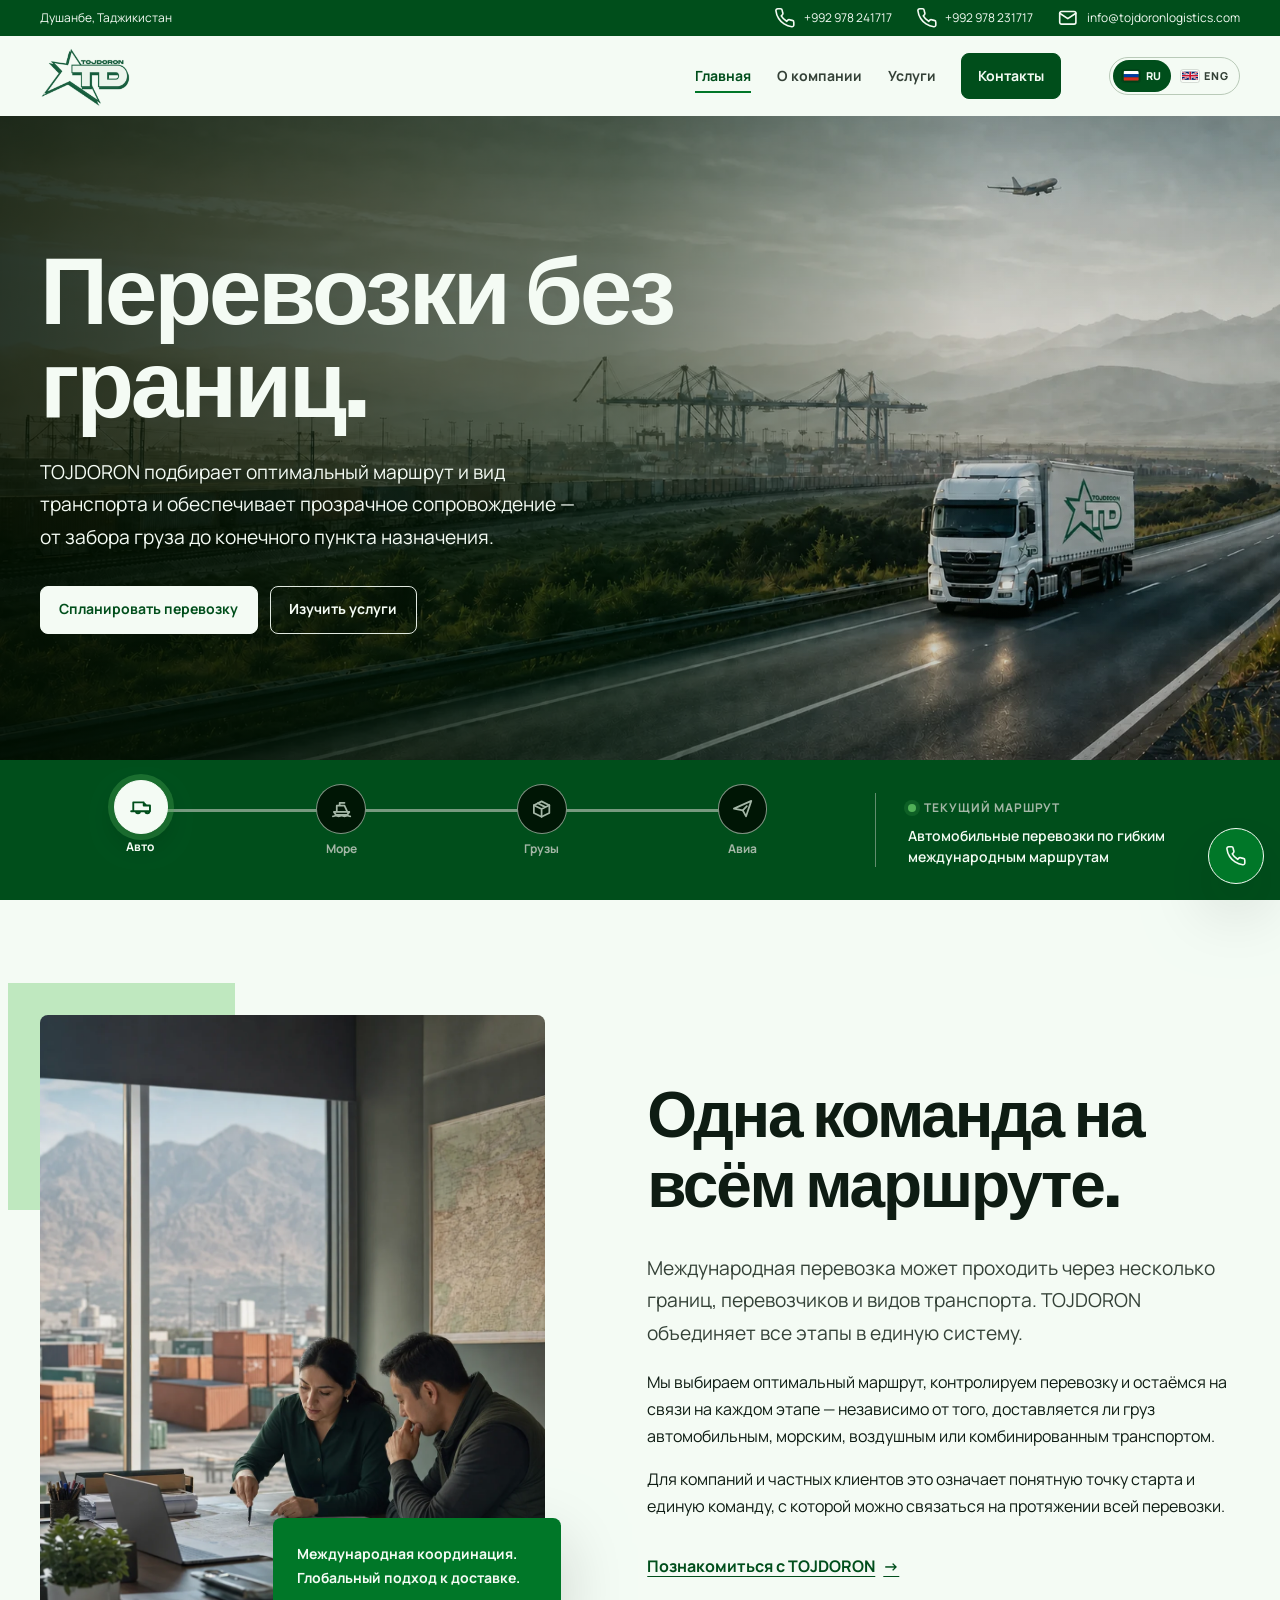
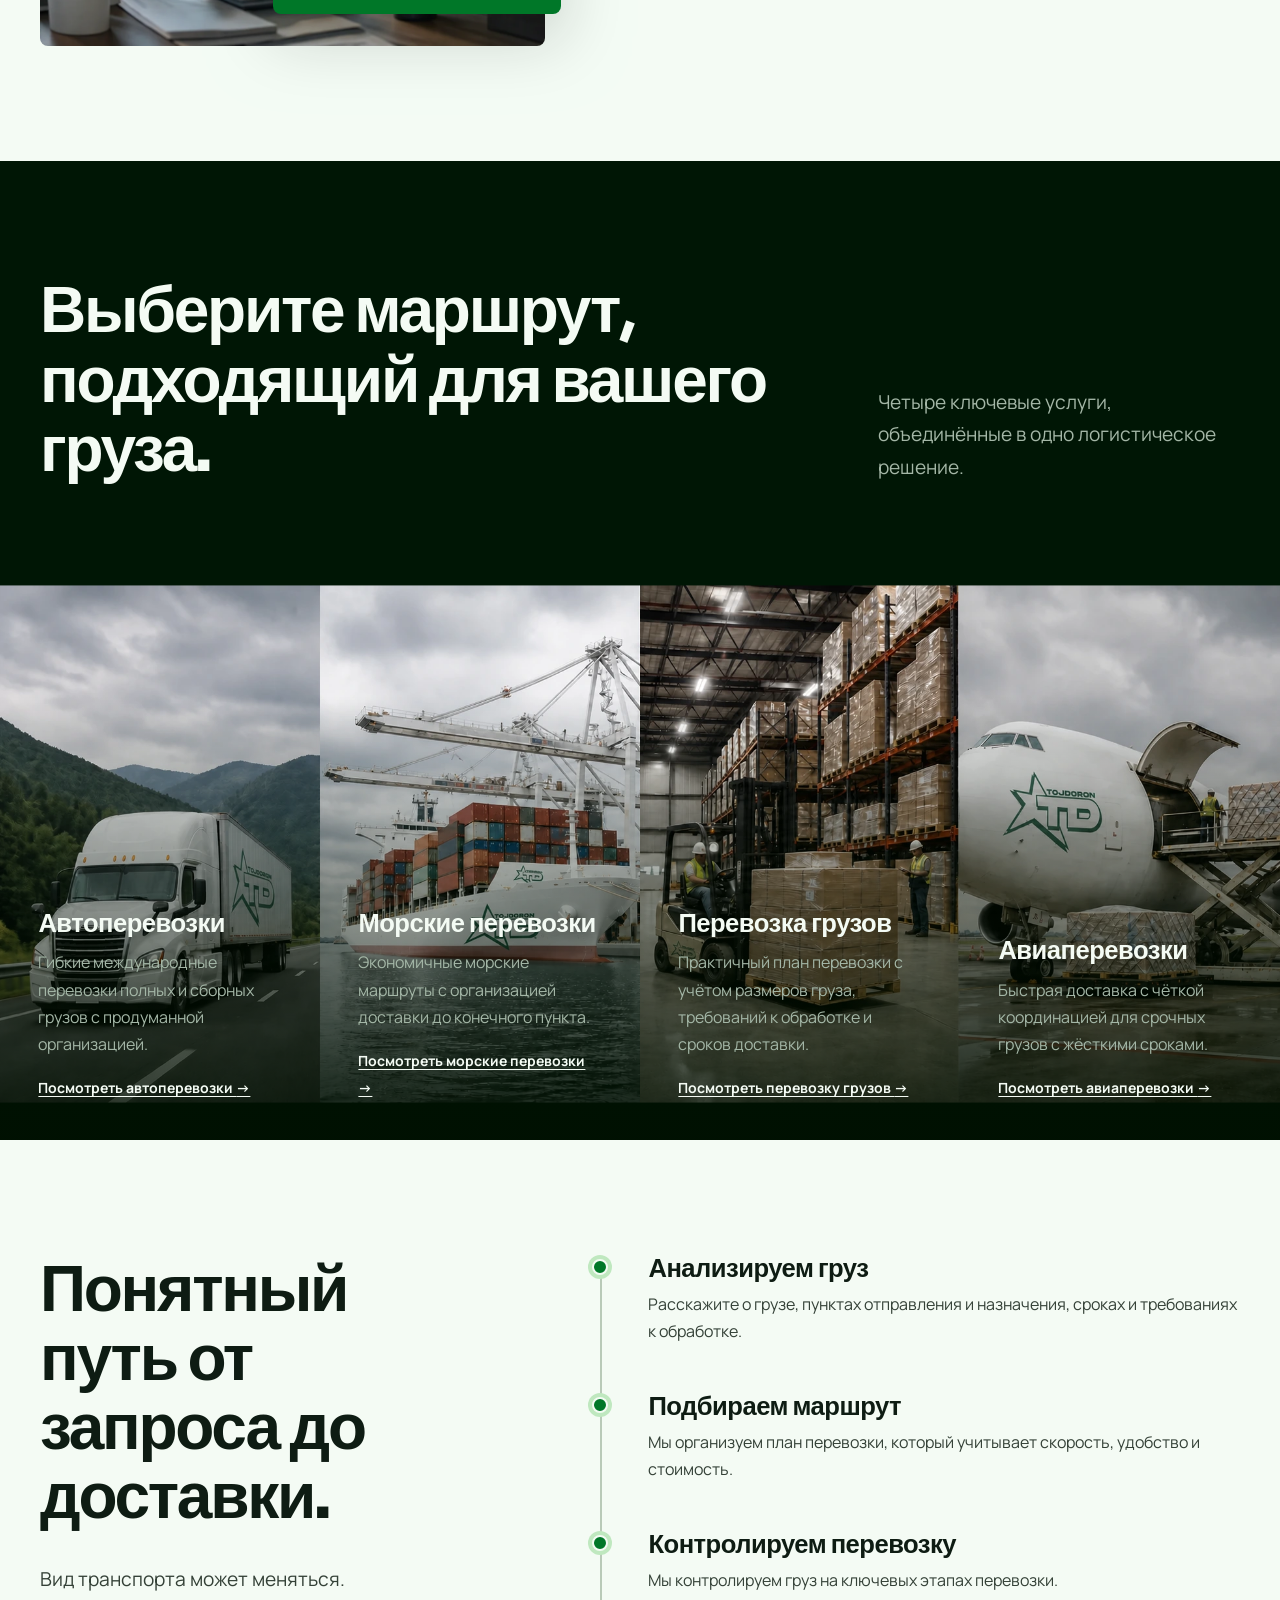
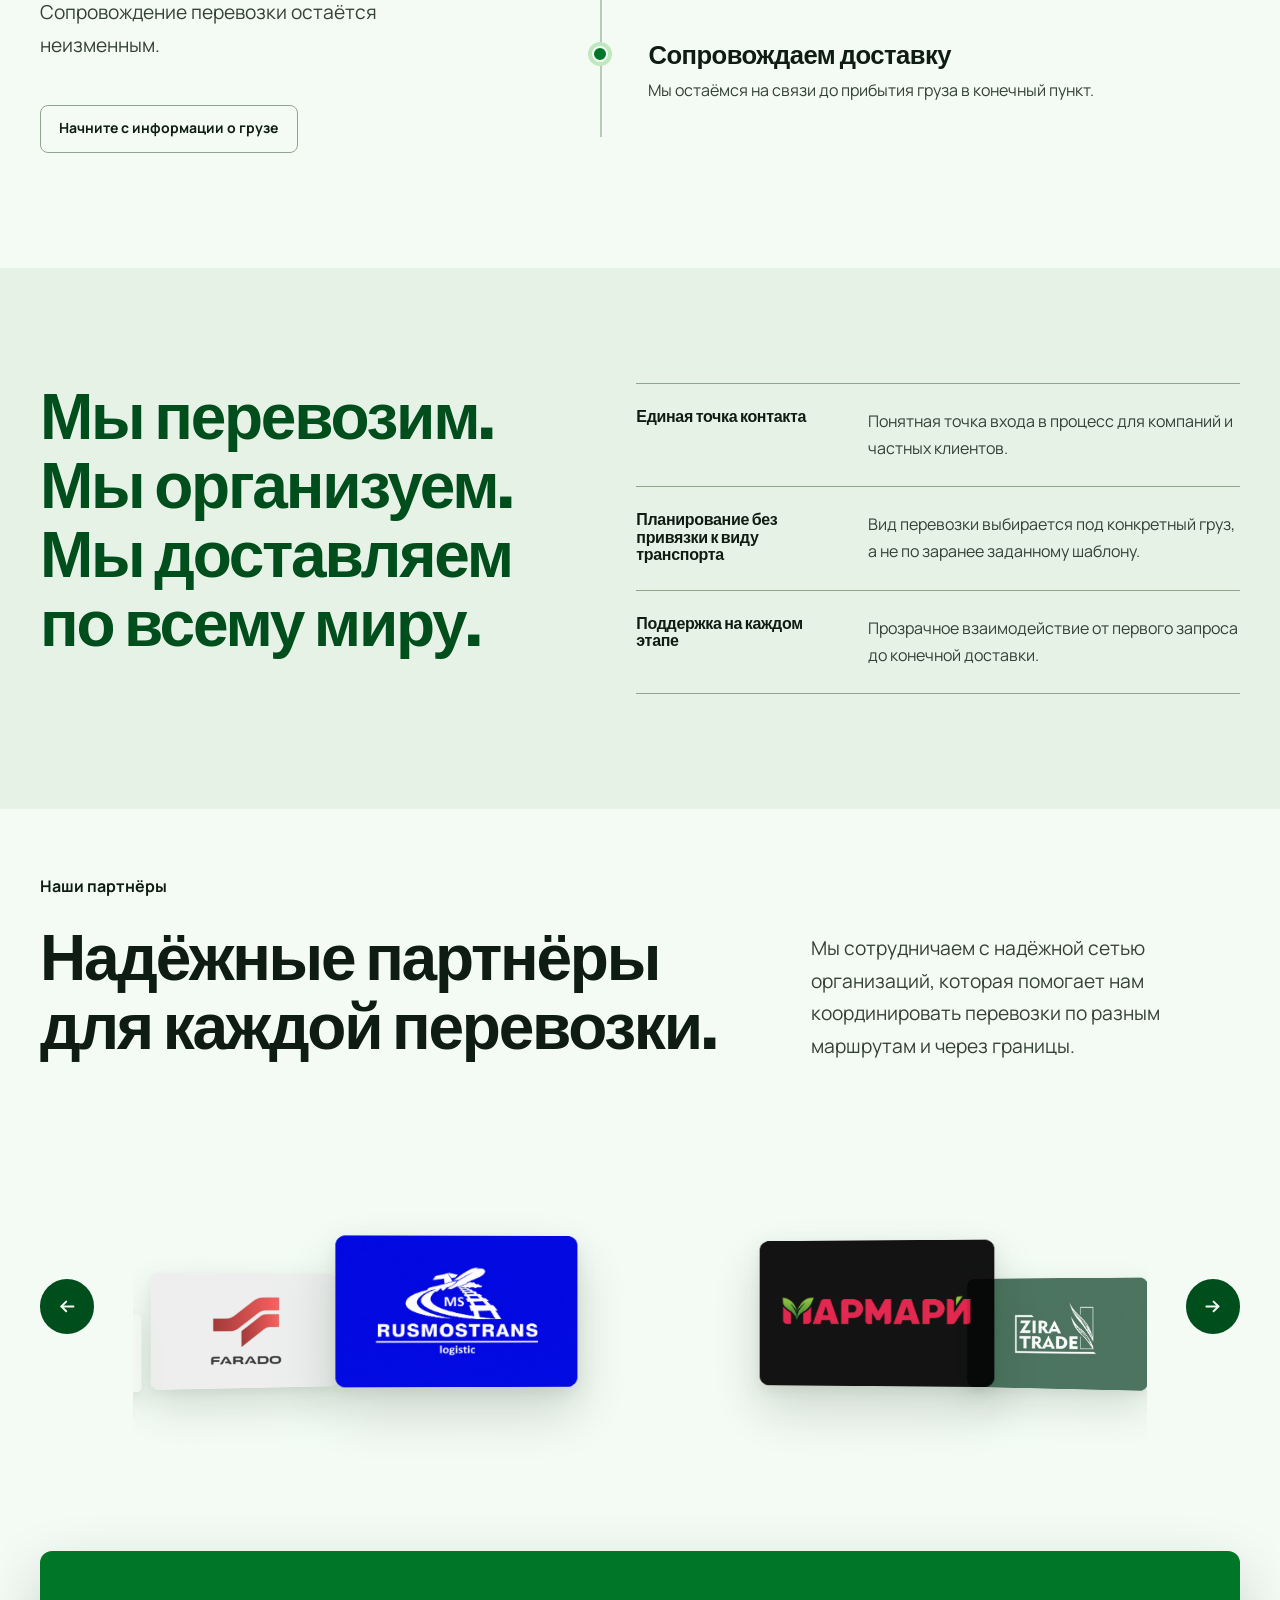
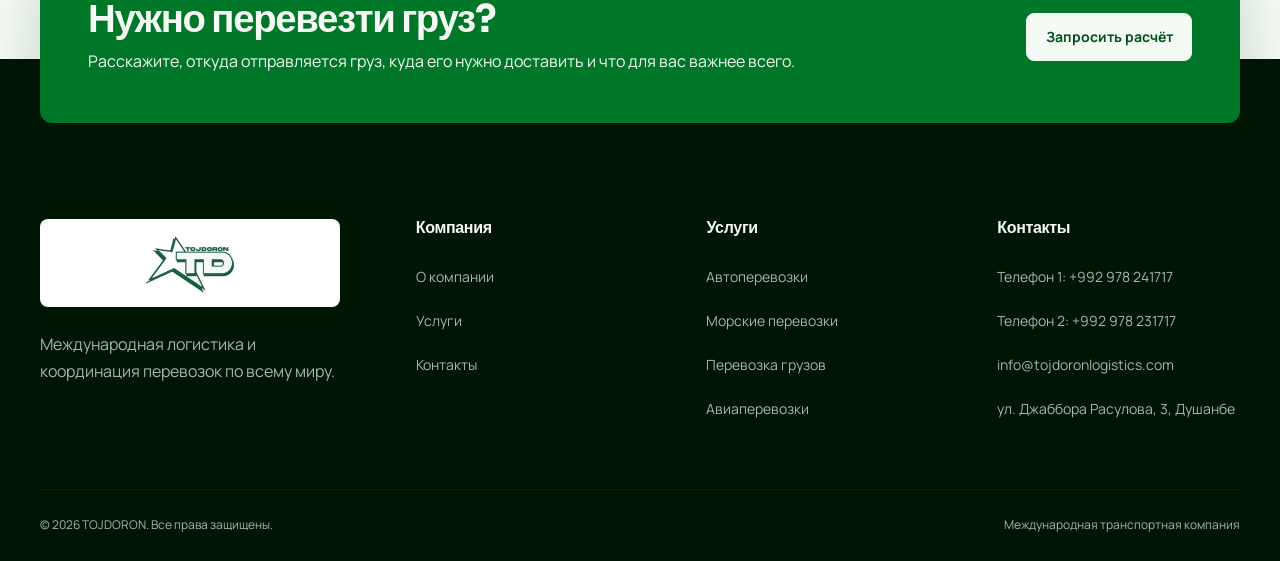
<file: index.html>
<!doctype html>
<html lang="ru">
  <head>
    <meta charset="utf-8" />
    <meta name="viewport" content="width=device-width, initial-scale=1" />
    <meta name="description" content="TOJDORON coordinates international road, sea, air, and cargo freight from Dushanbe, Tajikistan." />
    <meta name="robots" content="index,follow" />
    <meta name="google-site-verification" content="IsBjkHx0G-LT81xhanCUDbQQjD6dhkcnFOhVW63N0pM" />
    <meta name="google-site-verification" content="t2VaSOkCYIvv4KeOTrZPkH_BX1EgXDwJWM3eRRFTuhg" />
    <meta name="theme-color" content="#135b3a" />
    <link rel="canonical" href="https://tojdoronlogistics.com/" />
    <title>TOJDORON — International Freight, Organized</title>
    <link rel="icon" href="/assets/tojdoron-favicon.png" sizes="192x192" type="image/png" />
    <link rel="apple-touch-icon" href="/assets/tojdoron-favicon.png" sizes="192x192" />
    <script type="application/ld+json">
      {
        "@context": "https://schema.org",
        "@type": "Organization",
        "@id": "https://tojdoronlogistics.com/#organization",
        "name": "TOJDORON",
        "url": "https://tojdoronlogistics.com/",
        "logo": "https://tojdoronlogistics.com/assets/tojdoron-logo-green-v2.png",
        "description": "TOJDORON coordinates international road, sea, air, and cargo freight from Dushanbe, Tajikistan.",
        "address": {
          "@type": "PostalAddress",
          "streetAddress": "Jabor Rasulov Street 3, 3rd floor",
          "addressLocality": "Dushanbe",
          "addressCountry": "TJ"
        },
        "telephone": [
          "+992 978 241717",
          "+992 978 231717"
        ],
        "email": "info@tojdoronlogistics.com"
      }
    </script>
    <link rel="stylesheet" href="index.css?v=route-motion-v3" />
    <script src="route-transition.js?v=route-motion-v3" defer></script>
    <script src="shared.js?v=route-motion-v3" defer></script>
    <script src="index.js?v=partners-loop-v1" defer></script>
  </head>
  <body>
    <!--
      THESIS: TOJDORON is one continuous route, not a generic hero followed by feature cards.
      OWN-WORLD: Warm white paper, forest and jade fields, full-bleed original freight photography, offset panels, and a moving route line.
      STORY: Understand the modes, see how coordination works, then request a shipment quote.
      FIRST VIEWPORT: Two-tier navigation, multimodal dawn scene, six-word headline at left, quote action, and an interactive route dock.
      FORM: Reference-led Route Ledger, seventh grounded direction, seed 0b418b6e.
      FINISH: unreviewed and undocumented is unfinished; this build ends with the finish review, the verdict, DESIGN.md, and every shipping raster carrying its provenance
    -->
    <a class="skip-link" href="#main-content">Skip to content</a>

    <header class="site-header">
      <div class="topbar">
        <div class="container topbar__inner">
          <span class="topbar__place">Dushanbe, Tajikistan</span>
          <div class="topbar__contacts">
            <a href="tel:+992978241717" aria-label="Call TOJDORON at +992 978 241717">
              <svg class="icon" aria-hidden="true" viewBox="0 0 24 24"><path d="M22 16.9v3a2 2 0 0 1-2.18 2 19.8 19.8 0 0 1-8.63-3.07 19.5 19.5 0 0 1-6-6A19.8 19.8 0 0 1 2.12 4.18 2 2 0 0 1 4.11 2h3a2 2 0 0 1 2 1.72c.13.96.36 1.9.69 2.8a2 2 0 0 1-.45 2.11L8.08 9.9a16 16 0 0 0 6 6l1.27-1.27a2 2 0 0 1 2.11-.45c.9.33 1.84.56 2.8.69A2 2 0 0 1 22 16.9Z" /></svg>
              +992 978 241717
            </a>
            <a href="tel:+992978231717" aria-label="Call TOJDORON at +992 978 231717">
              <svg class="icon" aria-hidden="true" viewBox="0 0 24 24"><path d="M22 16.9v3a2 2 0 0 1-2.18 2 19.8 19.8 0 0 1-8.63-3.07 19.5 19.5 0 0 1-6-6A19.8 19.8 0 0 1 2.12 4.18 2 2 0 0 1 4.11 2h3a2 2 0 0 1 2 1.72c.13.96.36 1.9.69 2.8a2 2 0 0 1-.45 2.11L8.08 9.9a16 16 0 0 0 6 6l1.27-1.27a2 2 0 0 1 2.11-.45c.9.33 1.84.56 2.8.69A2 2 0 0 1 22 16.9Z" /></svg>
              +992 978 231717
            </a>
            <a href="mailto:info@tojdoronlogistics.com">
              <svg class="icon" aria-hidden="true" viewBox="0 0 24 24"><rect x="3" y="5" width="18" height="14" rx="2" /><path d="m3 7 9 6 9-6" /></svg>
              info@tojdoronlogistics.com
            </a>
          </div>
        </div>
      </div>
      <div class="container navbar">
        <a class="brand" href="index.html" aria-label="TOJDORON home">
          <img src="assets/tojdoron-logo-green-v2.png" alt="TOJDORON" width="629" height="440" />
        </a>
        <button class="nav-toggle" type="button" aria-expanded="false" aria-controls="primary-navigation" aria-label="Open navigation">
          <span class="nav-toggle__lines" aria-hidden="true"></span>
        </button>
        <nav class="nav-menu" id="primary-navigation" aria-label="Primary navigation">
          <ul>
            <li><a class="nav-menu__link" href="index.html" aria-current="page">Home</a></li>
            <li><a class="nav-menu__link" href="about.html">About us</a></li>
            <li><a class="nav-menu__link" href="services.html">Services</a></li>
            <li><a class="nav-menu__link nav-menu__link--contact" href="contact.html">Contact us</a></li>
          </ul>
        </nav>
      </div>
    </header>

    <main id="main-content">
      <section class="home-hero" aria-labelledby="home-hero-title">
        <img class="home-hero__media" src="assets/hero-logistics-tojdoron-v2.webp" alt="A TOJDORON-marked white freight truck, container train, port cranes, and cargo aircraft moving through a mountain logistics corridor" width="1672" height="941" fetchpriority="high" />
        <div class="home-hero__shade"></div>
        <div class="container home-hero__content">
          <div class="home-hero__copy" data-reveal>
            <h1 id="home-hero-title">Freight, without borders.</h1>
            <p>TOJDORON organizes the right route, the right transport, and clear support from pickup to final destination.</p>
            <div class="home-hero__actions">
              <a class="button button--light" href="contact.html#quote-form">Plan your shipment</a>
              <a class="button home-hero__outline" href="services.html">Explore services</a>
            </div>
          </div>
        </div>

        <div class="home-hero__route" aria-label="TOJDORON transport modes">
          <div class="container hero-route" data-route="0">
            <div class="hero-route__stops">
              <span class="hero-route__line" aria-hidden="true"><span class="hero-route__progress"></span><span class="hero-route__dot"></span></span>
              <button class="hero-route__stop is-active" type="button" data-route-stop="0" data-route-label="Road freight for flexible international routes" aria-pressed="true">
                <span class="hero-route__stop-icon" aria-hidden="true"><svg class="icon" viewBox="0 0 24 24"><path d="M3 16.5h18M5 16.5V8h9.5l3 3H21v5.5M15 8v3h2.5M7.5 16.5a2 2 0 1 0 4 0M16.5 16.5a2 2 0 1 0 4 0" /></svg></span>
                <span class="hero-route__stop-label">Road</span>
              </button>
              <button class="hero-route__stop" type="button" data-route-stop="1" data-route-label="Sea freight for efficient long-distance shipping" aria-pressed="false">
                <span class="hero-route__stop-icon" aria-hidden="true"><svg class="icon" viewBox="0 0 24 24"><path d="M4 15.5h16l-2.2 3H6.2l-2.2-3ZM7 15.5V9h8l3 6.5M10 9V6h5M3 20c1.2 0 1.8-.75 3-.75s1.8.75 3 .75 1.8-.75 3-.75 1.8.75 3 .75 1.8-.75 3-.75 1.8.75 3 .75" /></svg></span>
                <span class="hero-route__stop-label">Sea</span>
              </button>
              <button class="hero-route__stop" type="button" data-route-stop="2" data-route-label="Cargo shipping matched to the load" aria-pressed="false">
                <span class="hero-route__stop-icon" aria-hidden="true"><svg class="icon" viewBox="0 0 24 24"><path d="m4 8.5 8-4 8 4v8l-8 4-8-4v-8Z" /><path d="m4 8.5 8 4 8-4M12 12.5v8M8 6.5l8 4" /></svg></span>
                <span class="hero-route__stop-label">Cargo</span>
              </button>
              <button class="hero-route__stop" type="button" data-route-stop="3" data-route-label="Air freight for time-critical delivery" aria-pressed="false">
                <span class="hero-route__stop-icon" aria-hidden="true"><svg class="icon" viewBox="0 0 24 24"><path d="m3 12 18-8-5.4 16-3.4-6.2L3 12Z" /><path d="m12.2 13.8 4.2-4.4" /></svg></span>
                <span class="hero-route__stop-label">Air</span>
              </button>
            </div>
            <div class="hero-route__status-panel">
              <span class="hero-route__status-kicker"><span class="hero-route__status-pulse" aria-hidden="true"></span>Current route</span>
              <p class="hero-route__status" aria-live="polite" aria-atomic="true">Road freight for flexible international routes</p>
            </div>
          </div>
        </div>
      </section>

      <section class="home-intro section">
        <div class="container home-intro__grid">
          <figure class="home-intro__visual" data-reveal>
            <img src="assets/about-operations.webp" alt="Two TOJDORON logistics specialists reviewing an international cargo route in Dushanbe" width="1122" height="1402" loading="lazy" />
            <figcaption>Worldwide coordination. Global delivery thinking.</figcaption>
          </figure>
          <div class="home-intro__copy" data-reveal>
            <h2>One team around the whole journey.</h2>
            <p class="section-intro">International shipping can cross several borders, carriers, and transport modes. TOJDORON keeps those moving parts connected.</p>
            <p>We select the practical route, monitor transit, and stay close to your cargo at every stage—whether the shipment moves by road, sea, air, or a combination shaped around the load.</p>
            <p>For businesses and private clients, that means one clear place to begin and one team to contact as the shipment progresses.</p>
            <a class="text-link" href="about.html">Meet TOJDORON <span aria-hidden="true">→</span></a>
          </div>
        </div>
      </section>

      <section class="services-showcase section--dark" aria-labelledby="services-title">
        <div class="container services-showcase__head" data-reveal>
          <h2 id="services-title">Choose the route that fits the cargo.</h2>
          <p>Four core services, coordinated as one logistics solution.</p>
        </div>
        <div class="service-panels">
          <article class="service-panel service-panel--road" data-reveal>
            <div class="service-panel__image" role="img" aria-label="White road freight truck in green mountain terrain"></div>
            <div class="service-panel__shade"></div>
            <div class="service-panel__content">
              <h3>Road freight</h3>
              <p>Flexible international transport for full, partial, and carefully planned loads.</p>
              <a href="services.html#road">View road freight <span aria-hidden="true">→</span></a>
            </div>
          </article>
          <article class="service-panel service-panel--sea" data-reveal>
            <div class="service-panel__image" role="img" aria-label="Container ship beneath port cranes"></div>
            <div class="service-panel__shade"></div>
            <div class="service-panel__content">
              <h3>Sea freight</h3>
              <p>Cost-conscious maritime routes organized through to the final destination.</p>
              <a href="services.html#sea">View sea freight <span aria-hidden="true">→</span></a>
            </div>
          </article>
          <article class="service-panel service-panel--cargo" data-reveal>
            <div class="service-panel__image" role="img" aria-label="Cargo pallets being handled inside a warehouse"></div>
            <div class="service-panel__shade"></div>
            <div class="service-panel__content">
              <h3>Cargo shipping</h3>
              <p>A practical shipping plan shaped around the size, handling, and timing of the load.</p>
              <a href="services.html#cargo">View cargo shipping <span aria-hidden="true">→</span></a>
            </div>
          </article>
          <article class="service-panel service-panel--air" data-reveal>
            <div class="service-panel__image" role="img" aria-label="Cargo aircraft being loaded at an airport"></div>
            <div class="service-panel__shade"></div>
            <div class="service-panel__content">
              <h3>Air freight</h3>
              <p>Fast, closely coordinated delivery for urgent and time-sensitive cargo.</p>
              <a href="services.html#air">View air freight <span aria-hidden="true">→</span></a>
            </div>
          </article>
        </div>
      </section>

      <section class="route-process section" aria-labelledby="route-process-title">
        <div class="container route-process__layout">
          <div class="route-process__intro" data-reveal>
            <h2 id="route-process-title">A clear line from request to delivery.</h2>
            <p class="section-intro">The transport mode can change. The way we support the shipment stays consistent.</p>
            <a class="button button--outline" href="contact.html#quote-form">Start with your cargo details</a>
          </div>
          <ol class="route-process__steps">
            <li data-reveal>
              <span class="route-process__mark" aria-hidden="true"></span>
              <div><h3>Understand the shipment</h3><p>Share the cargo, origin, destination, timing, and handling needs.</p></div>
            </li>
            <li data-reveal>
              <span class="route-process__mark" aria-hidden="true"></span>
              <div><h3>Match the route</h3><p>We organize a transport plan that balances speed, practicality, and cost.</p></div>
            </li>
            <li data-reveal>
              <span class="route-process__mark" aria-hidden="true"></span>
              <div><h3>Monitor movement</h3><p>Your cargo is followed through the key stages of transit.</p></div>
            </li>
            <li data-reveal>
              <span class="route-process__mark" aria-hidden="true"></span>
              <div><h3>Support delivery</h3><p>We stay engaged through arrival at the final destination.</p></div>
            </li>
          </ol>
        </div>
      </section>

      <section class="home-promise section--paper-2">
        <div class="container home-promise__grid">
          <div class="home-promise__statement" data-reveal>
            <h2>We move.<br />We organize.<br />We deliver worldwide.</h2>
          </div>
          <div class="home-promise__points" data-reveal>
            <article><h3>One point of contact</h3><p>A clear route into the process for businesses and private clients.</p></article>
            <article><h3>Mode-neutral planning</h3><p>Road, sea, cargo, or air is chosen around the shipment—not around a fixed template.</p></article>
            <article><h3>Support at every stage</h3><p>Practical communication from initial request through final delivery.</p></article>
          </div>
        </div>
      </section>

      <section class="partners-section section--paper-2" id="partners" aria-labelledby="partners-title">
        <div class="container">
          <div class="partners-section__heading" data-reveal>
            <div>
              <p class="eyebrow"><span></span> Our partners</p>
              <h2 id="partners-title">Trusted connections behind every shipment.</h2>
            </div>
            <p class="section-intro">We work with a trusted network of organizations that helps us coordinate cargo across routes and borders.</p>
          </div>

          <div class="partner-loop" data-partner-loop aria-label="TOJDORON partner organizations" data-reveal>
            <button class="partner-loop__button partner-loop__button--prev" type="button" data-partner-loop-dir="-1" aria-label="Show previous partners">
              <span aria-hidden="true"><svg viewBox="0 0 48 48" fill="none"><path d="M34 24H14" /><path d="M22 16 14 24l8 8" /></svg></span>
            </button>
            <div class="partner-loop__shell">
              <div class="partner-loop__stage" tabindex="0" aria-label="TOJDORON partner logos">
                <div class="partner-loop__track">
                  <article class="partner-loop__card" style="--i:0; --partner-card-bg:#eaeaea"><img src="assets/partners/farado-card-clean.png" alt="Farado partner logo" width="1536" height="1024" /></article>
                  <article class="partner-loop__card" style="--i:1; --partner-card-bg:#1717ed"><img src="assets/partners/rusmostrans-card.png" alt="Rusmostrans partner logo" width="1536" height="1024" /></article>
                  <article class="partner-loop__card" style="--i:2; --partner-card-bg:#050505"><img src="assets/partners/armark-card.png" alt="Armark partner logo" width="1536" height="1024" /></article>
                  <article class="partner-loop__card" style="--i:3; --partner-card-bg:#0f472a"><img src="assets/partners/zira-trade-card.png" alt="Zira Trade partner logo" width="1536" height="1024" /></article>
                  <article class="partner-loop__card" style="--i:4; --partner-card-bg:#fff"><img src="assets/partners/pomcap-card.png" alt="Pomcap partner logo" width="1536" height="1024" /></article>
                  <article class="partner-loop__card" style="--i:5; --partner-card-bg:#fff"><img src="assets/partners/symphony-residence-card.png" alt="Symphony Residence partner logo" width="1536" height="1024" /></article>
                  <article class="partner-loop__card" style="--i:6; --partner-card-bg:#039e87"><img src="assets/partners/arvis-card.png" alt="Arvis partner logo" width="1536" height="1024" /></article>
                  <article class="partner-loop__card" style="--i:7; --partner-card-bg:#fff"><img src="assets/partners/rahmat-tea-card.png" alt="Rahmat Tea partner logo" width="1536" height="1024" /></article>
                  <article class="partner-loop__card" style="--i:8; --partner-card-bg:#9a0809"><img src="assets/partners/avrang-card.png" alt="Avrang partner logo" width="1536" height="1024" /></article>
                  <article class="partner-loop__card" style="--i:9; --partner-card-bg:#fff"><img src="assets/partners/jana-post-card.png" alt="Jana Post partner logo" width="1536" height="1024" /></article>
                </div>
              </div>
            </div>
            <button class="partner-loop__button partner-loop__button--next" type="button" data-partner-loop-dir="1" aria-label="Show next partners">
              <span aria-hidden="true"><svg viewBox="0 0 48 48" fill="none"><path d="M14 24H34" /><path d="M26 16 34 24l-8 8" /></svg></span>
            </button>
          </div>
        </div>
      </section>

      <div class="container cta-band-shell">
        <section class="cta-band" aria-labelledby="home-cta-title" data-reveal>
          <div>
            <h2 id="home-cta-title">Have cargo to move?</h2>
            <p>Tell us where it starts, where it needs to go, and what matters most.</p>
          </div>
          <a class="button button--light" href="contact.html#quote-form">Request a quote</a>
        </section>
      </div>
    </main>

    <footer class="site-footer">
      <div class="container footer-grid">
        <div>
          <a class="footer-brand" href="index.html" aria-label="TOJDORON home"><img src="assets/tojdoron-logo-green-v2.png" alt="TOJDORON" width="629" height="440" /></a>
          <p class="footer-copy">International logistics and freight coordination worldwide.</p>
        </div>
        <div>
          <h3>Company</h3>
          <ul class="footer-links"><li><a href="about.html">About us</a></li><li><a href="services.html">Services</a></li><li><a href="contact.html">Contact us</a></li></ul>
        </div>
        <div>
          <h3>Services</h3>
          <ul class="footer-links"><li><a href="services.html#road">Road freight</a></li><li><a href="services.html#sea">Sea freight</a></li><li><a href="services.html#cargo">Cargo shipping</a></li><li><a href="services.html#air">Air freight</a></li></ul>
        </div>
        <div>
          <h3>Contact</h3>
          <ul class="footer-links"><li><a href="tel:+992978241717">Phone 1: +992 978 241717</a></li><li><a href="tel:+992978231717">Phone 2: +992 978 231717</a></li><li><a href="mailto:info@tojdoronlogistics.com">info@tojdoronlogistics.com</a></li><li><a href="contact.html#location">Jabor Rasulov Street 3, Dushanbe</a></li></ul>
        </div>
      </div>
      <div class="container footer-bottom">
        <span>© <span data-year></span> TOJDORON. <span data-translation-key="All rights reserved.">All rights reserved.</span></span>
        <span>International transport company</span>
      </div>
    </footer>

    <div class="floating-call" data-call-menu>
      <button class="floating-call__toggle" type="button" aria-expanded="false" aria-controls="floating-call-options" aria-label="Choose a TOJDORON phone number">
        <svg class="icon" aria-hidden="true" viewBox="0 0 24 24"><path d="M22 16.9v3a2 2 0 0 1-2.18 2 19.8 19.8 0 0 1-8.63-3.07 19.5 19.5 0 0 1-6-6A19.8 19.8 0 0 1 2.12 4.18 2 2 0 0 1 4.11 2h3a2 2 0 0 1 2 1.72c.13.96.36 1.9.69 2.8a2 2 0 0 1-.45 2.11L8.08 9.9a16 16 0 0 0 6 6l1.27-1.27a2 2 0 0 1 2.11-.45c.9.33 1.84.56 2.8.69A2 2 0 0 1 22 16.9Z" /></svg>
      </button>
      <div class="floating-call__options" id="floating-call-options" role="group" aria-label="TOJDORON phone numbers">
        <a href="tel:+992978241717" aria-label="Call TOJDORON at +992 978 241717">Call +992 978 241717</a>
        <a href="tel:+992978231717" aria-label="Call TOJDORON at +992 978 231717">Call +992 978 231717</a>
      </div>
    </div>
  </body>
</html>
</file>
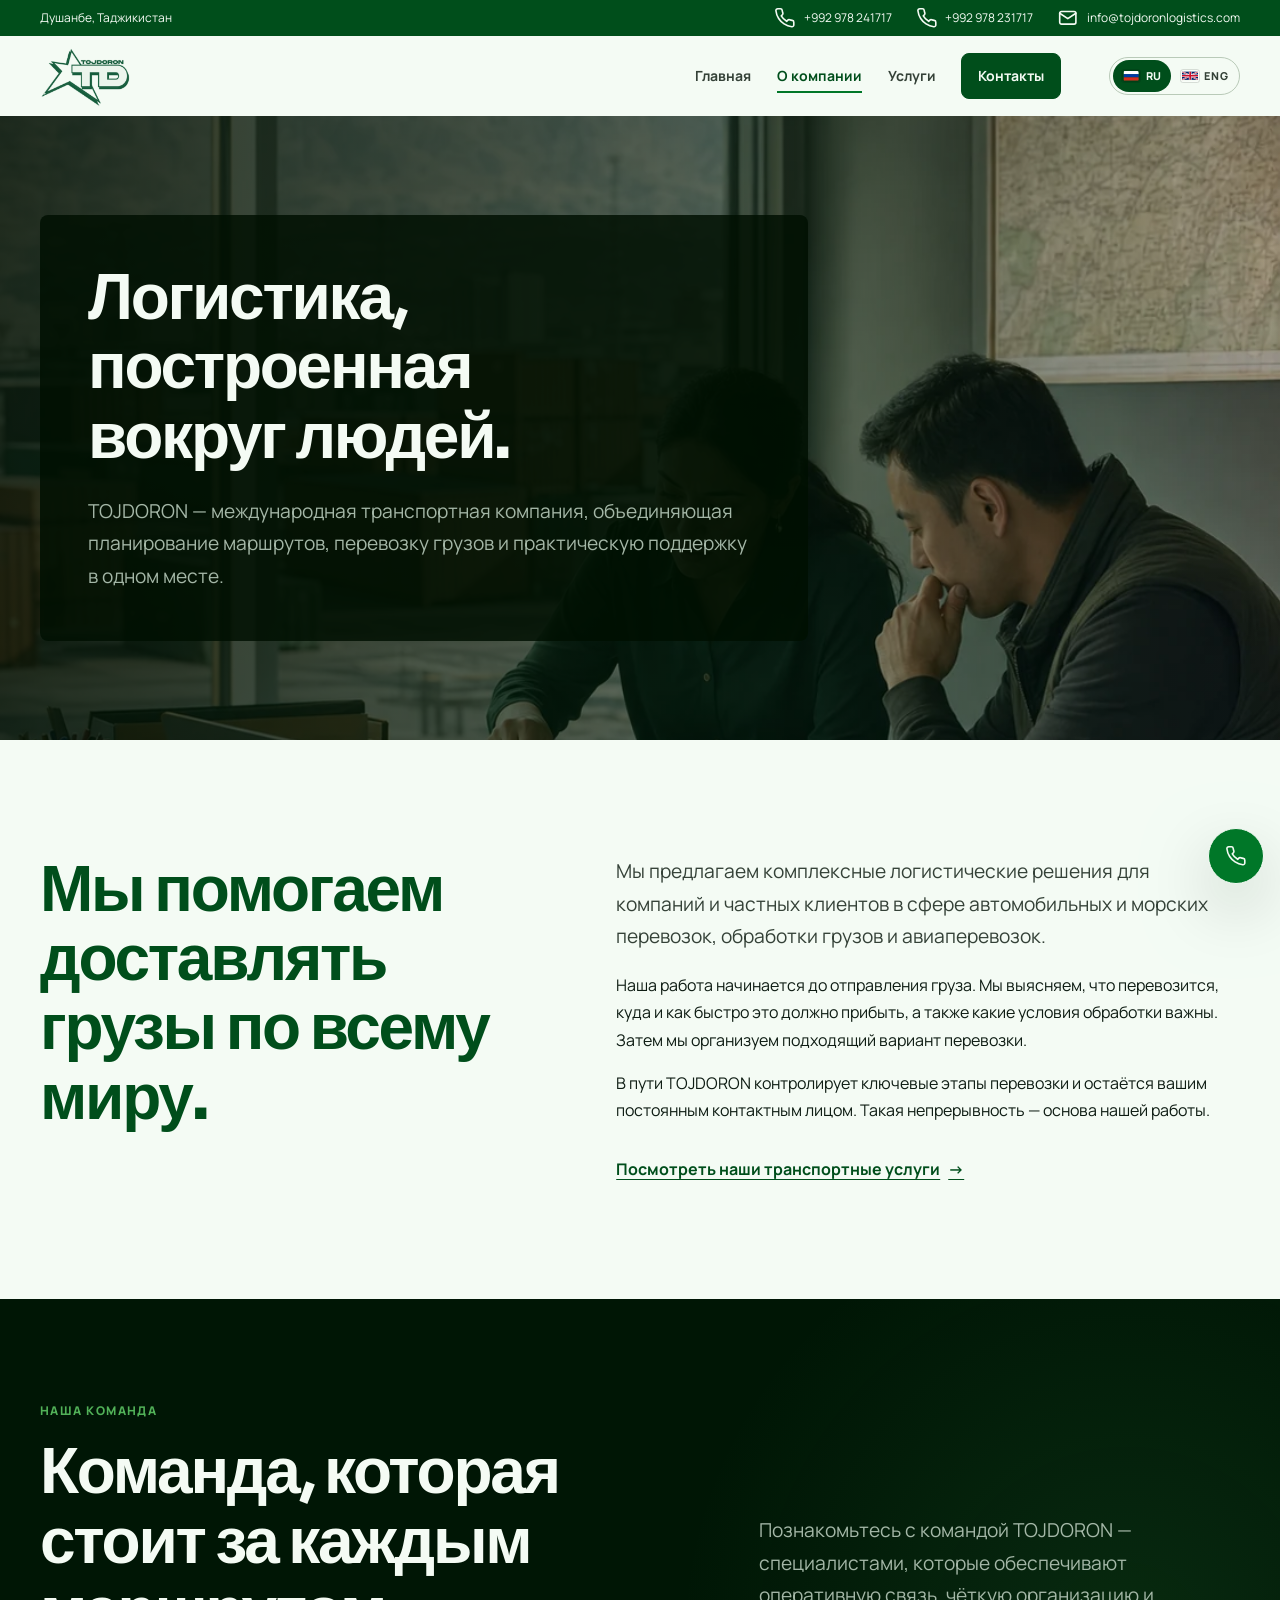
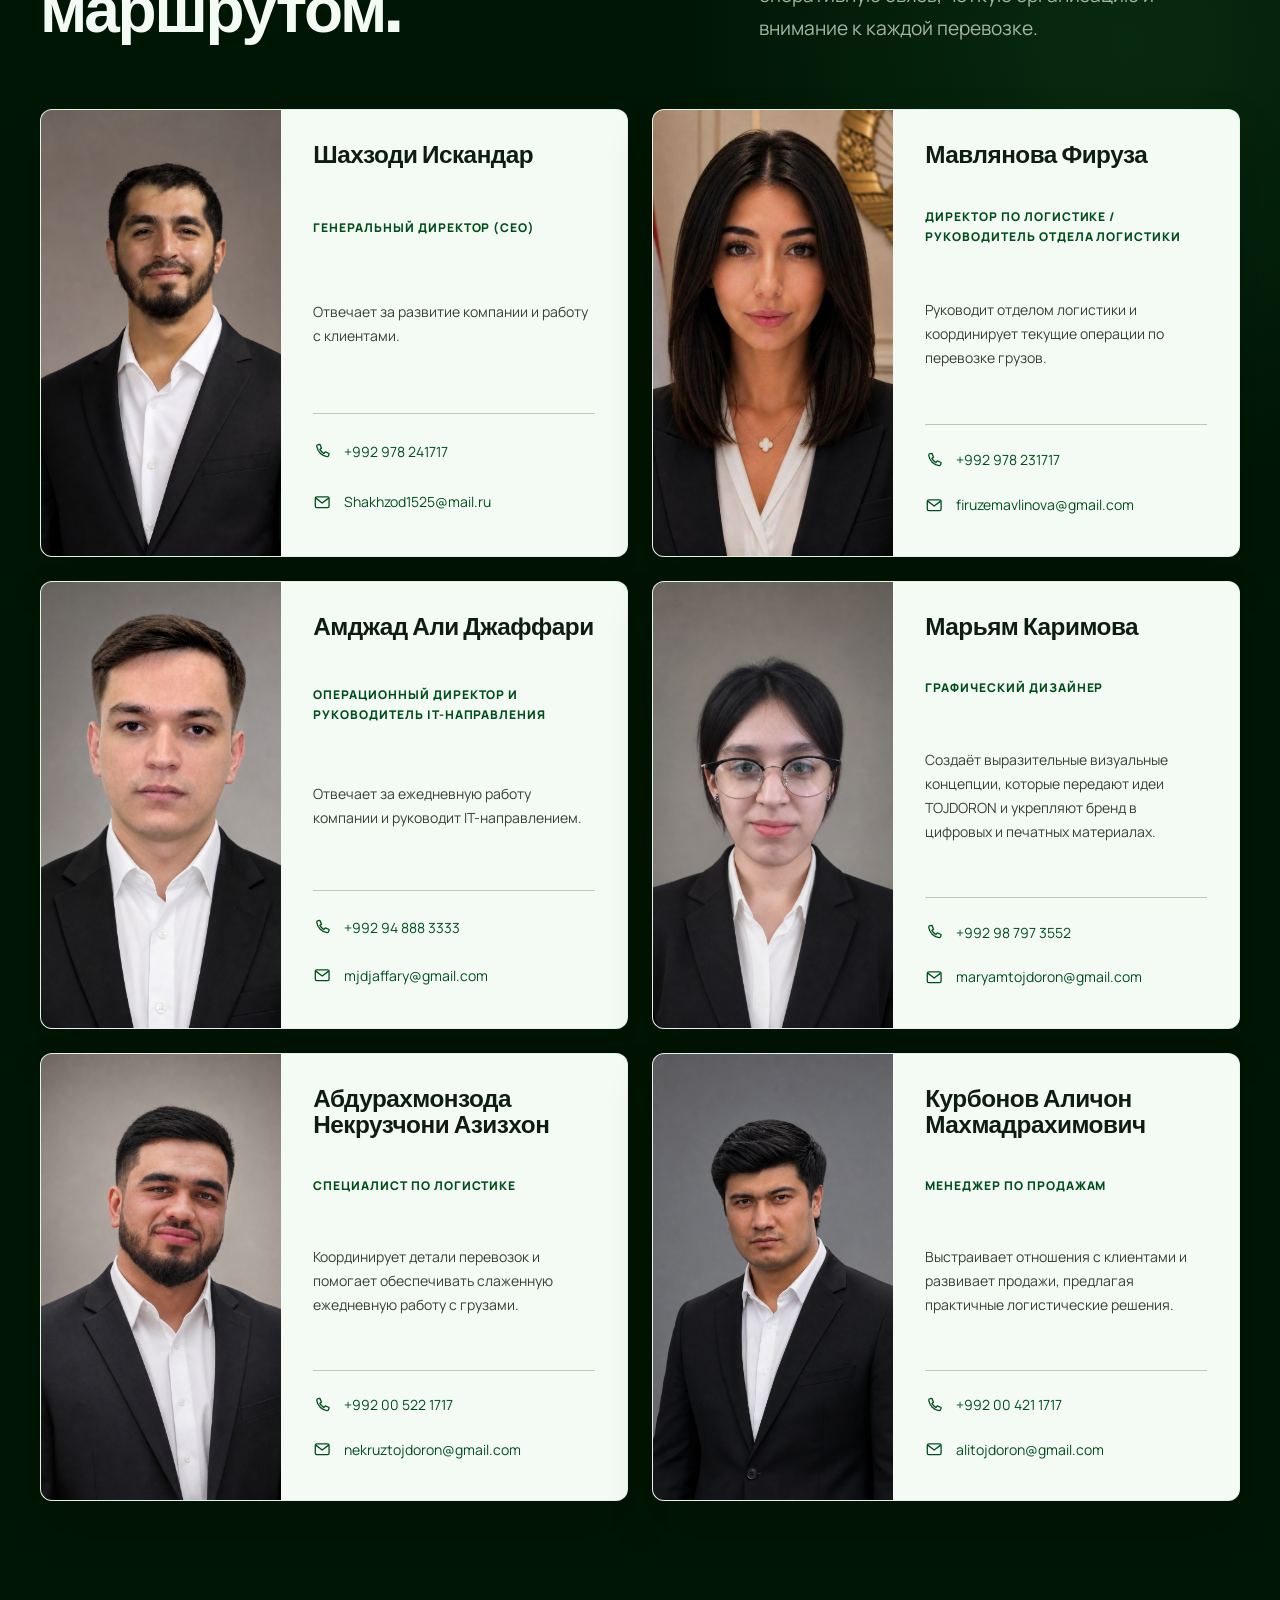
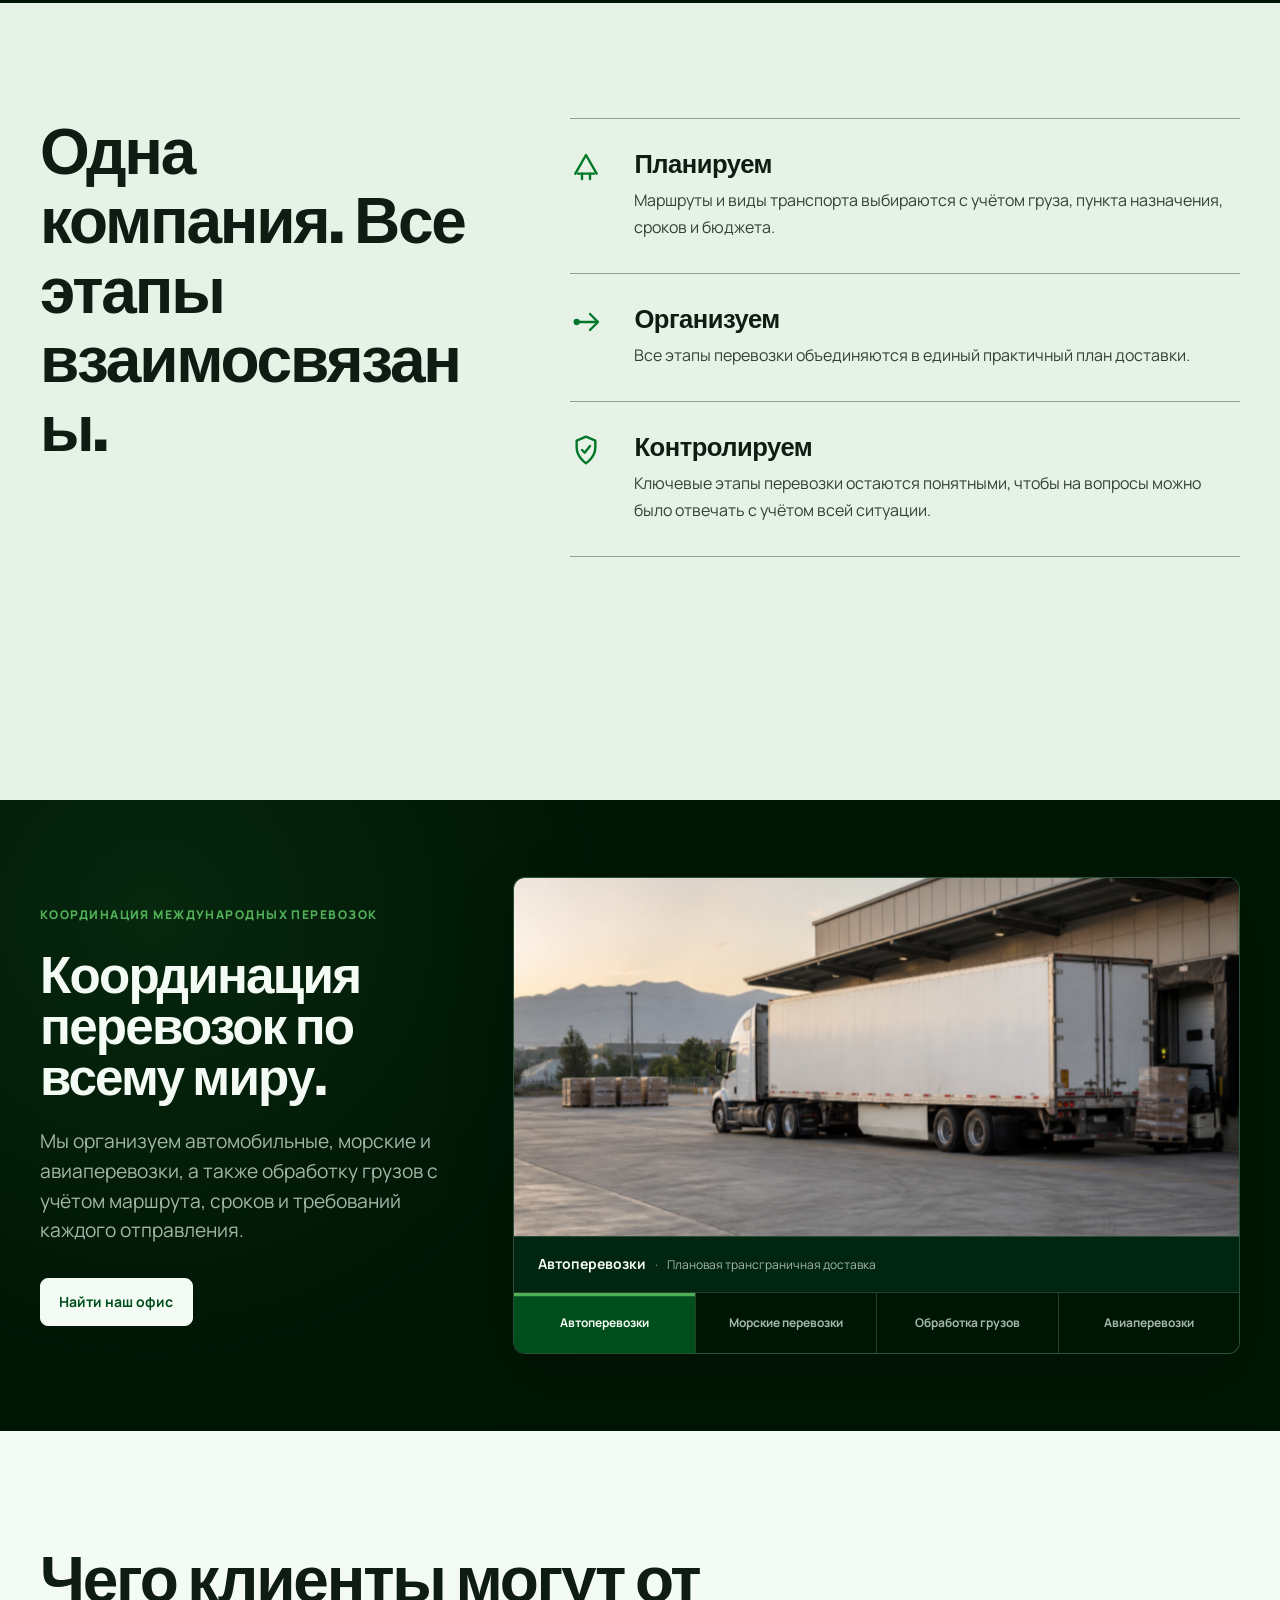
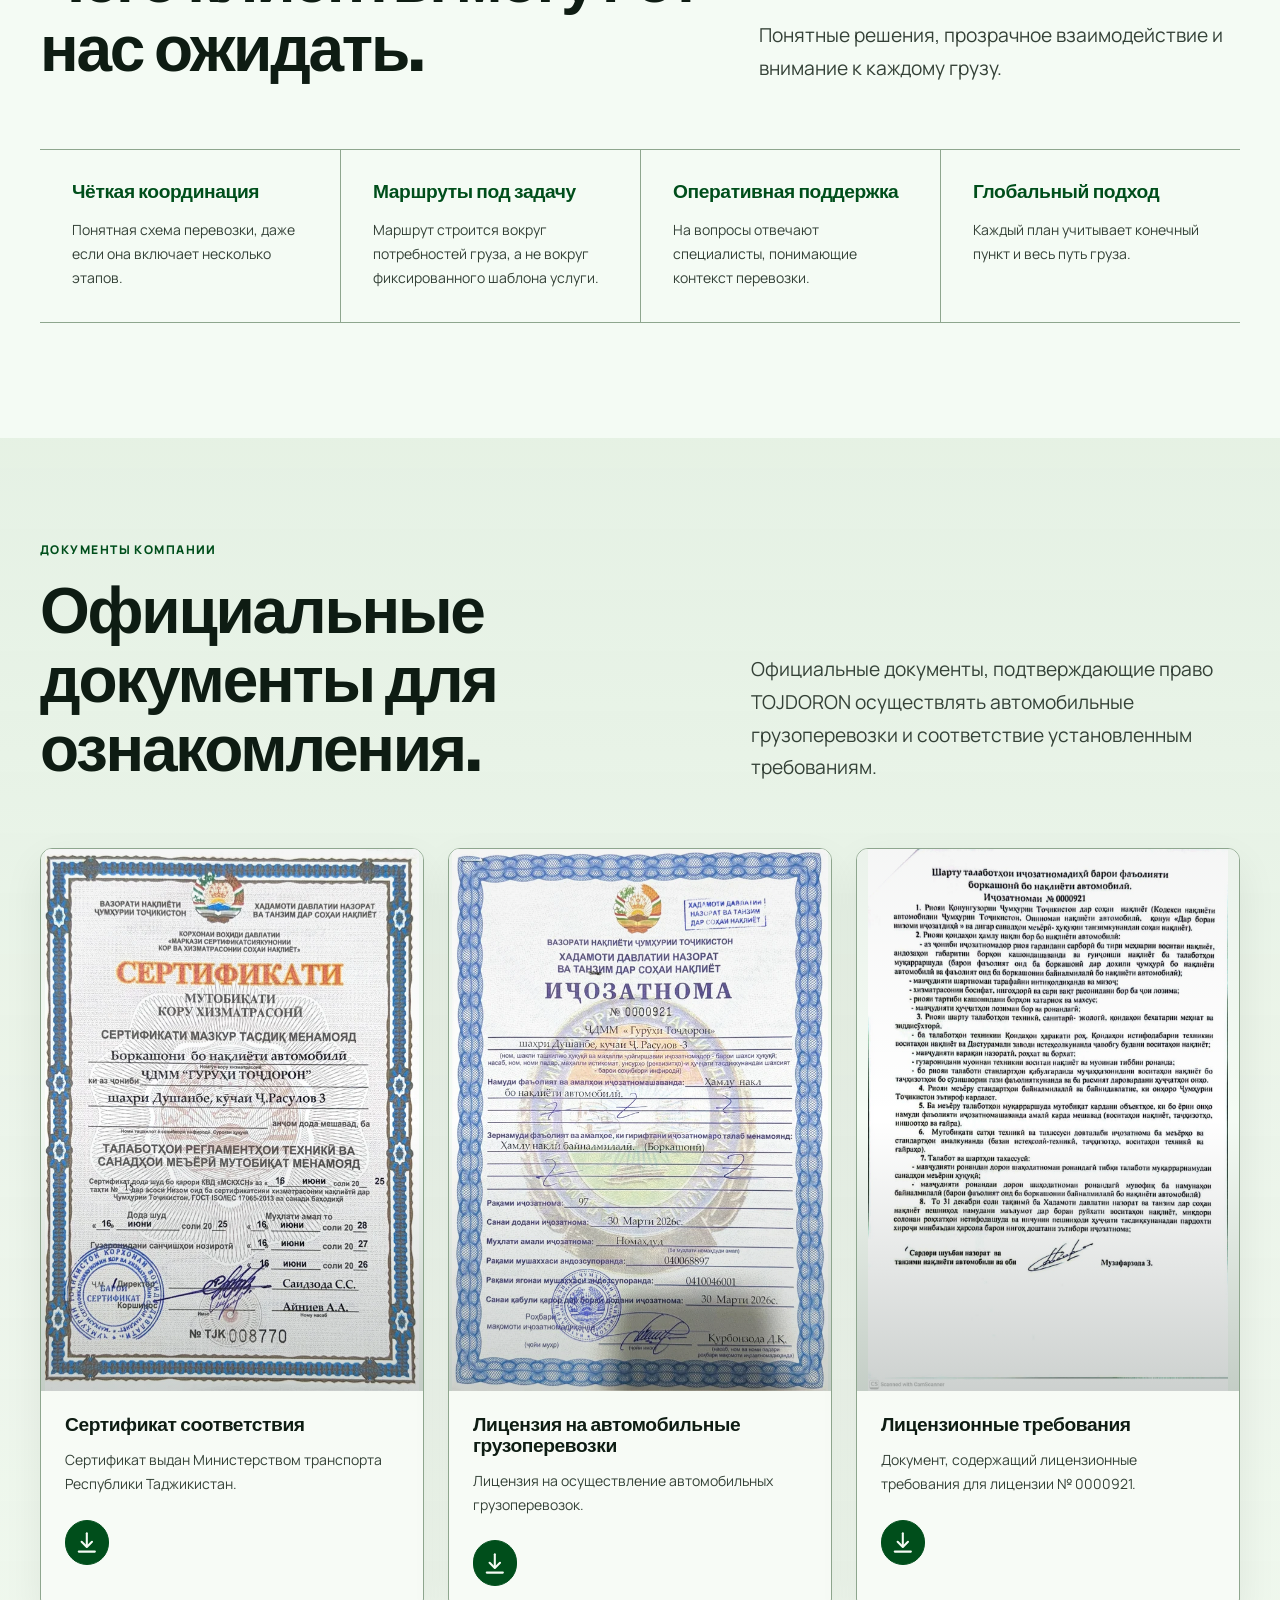
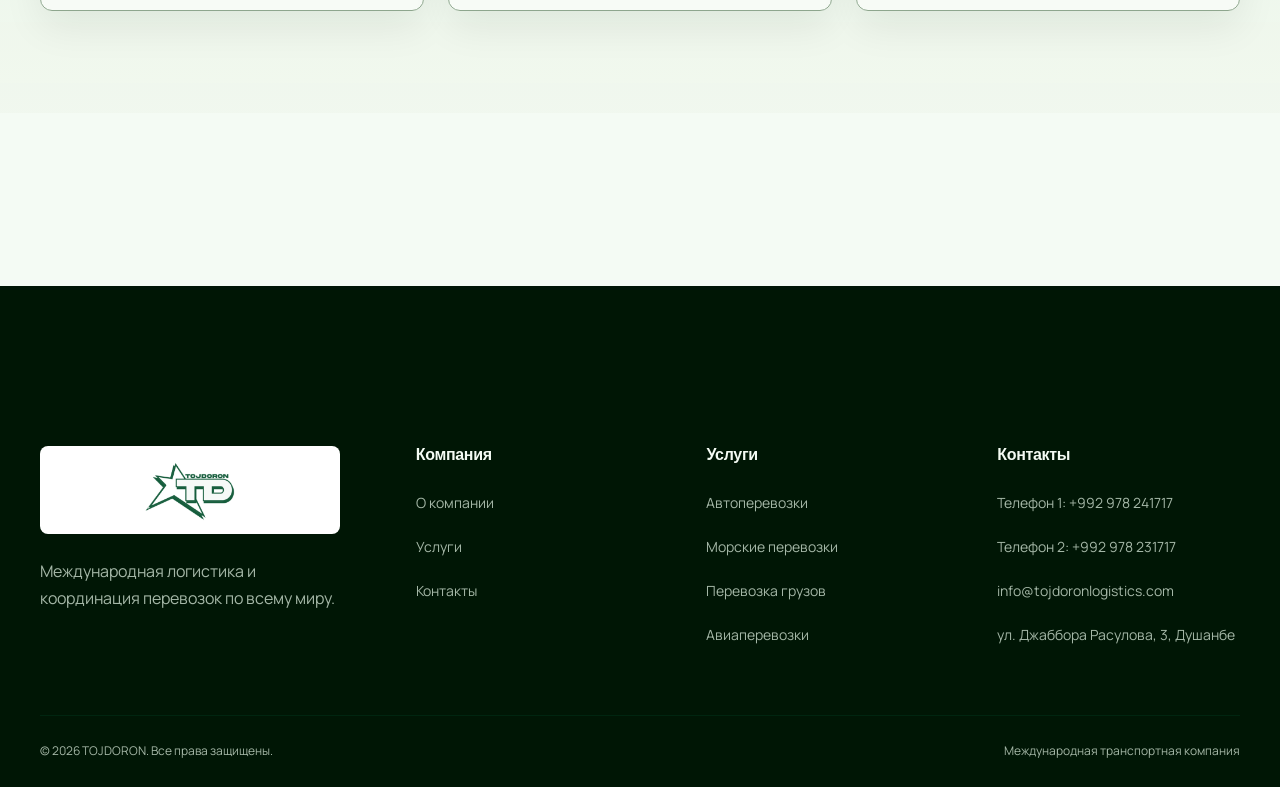
<file: about.html>
<!doctype html>
<html lang="ru">
  <head>
    <meta charset="utf-8" />
    <meta name="viewport" content="width=device-width, initial-scale=1" />
    <meta name="description" content="Learn how TOJDORON organizes international freight from Dushanbe with clear planning and support at every stage." />
    <meta name="robots" content="index,follow" />
    <meta name="theme-color" content="#135b3a" />
    <link rel="canonical" href="https://tojdoronlogistics.com/about.html" />
    <title>About TOJDORON — International Transport Company</title>
    <link rel="icon" href="/assets/tojdoron-favicon.png" sizes="192x192" type="image/png" />
    <link rel="apple-touch-icon" href="/assets/tojdoron-favicon.png" sizes="192x192" />
    <link rel="stylesheet" href="about.css?v=route-motion-v3" />
    <script src="route-transition.js?v=route-motion-v3" defer></script>
    <script src="shared.js?v=route-motion-v3" defer></script>
    <script src="about.js" defer></script>
  </head>
  <body>
    <!--
      THESIS: The company is understood through the care of coordination, not an invented corporate timeline.
      OWN-WORLD: Warm paper, forest fields, documentary operations photography, precise route geometry, and quiet ruled lists.
      STORY: Meet TOJDORON, understand its one-team model, see the support principles, then begin a shipment.
      FIRST VIEWPORT: Two-tier navigation over a tall human operations photograph with an anchored statement at left.
      FORM: Reference-led Route Ledger, seventh grounded direction, seed 0b418b6e.
      FINISH: unreviewed and undocumented is unfinished; this build ends with the finish review, the verdict, DESIGN.md, and every shipping raster carrying its provenance
    -->
    <a class="skip-link" href="#main-content">Skip to content</a>

    <header class="site-header">
      <div class="topbar">
        <div class="container topbar__inner">
          <span class="topbar__place">Dushanbe, Tajikistan</span>
          <div class="topbar__contacts">
            <a href="tel:+992978241717" aria-label="Call TOJDORON at +992 978 241717"><svg class="icon" aria-hidden="true" viewBox="0 0 24 24"><path d="M22 16.9v3a2 2 0 0 1-2.18 2 19.8 19.8 0 0 1-8.63-3.07 19.5 19.5 0 0 1-6-6A19.8 19.8 0 0 1 2.12 4.18 2 2 0 0 1 4.11 2h3a2 2 0 0 1 2 1.72c.13.96.36 1.9.69 2.8a2 2 0 0 1-.45 2.11L8.08 9.9a16 16 0 0 0 6 6l1.27-1.27a2 2 0 0 1 2.11-.45c.9.33 1.84.56 2.8.69A2 2 0 0 1 22 16.9Z" /></svg>+992 978 241717</a>
            <a href="tel:+992978231717" aria-label="Call TOJDORON at +992 978 231717"><svg class="icon" aria-hidden="true" viewBox="0 0 24 24"><path d="M22 16.9v3a2 2 0 0 1-2.18 2 19.8 19.8 0 0 1-8.63-3.07 19.5 19.5 0 0 1-6-6A19.8 19.8 0 0 1 2.12 4.18 2 2 0 0 1 4.11 2h3a2 2 0 0 1 2 1.72c.13.96.36 1.9.69 2.8a2 2 0 0 1-.45 2.11L8.08 9.9a16 16 0 0 0 6 6l1.27-1.27a2 2 0 0 1 2.11-.45c.9.33 1.84.56 2.8.69A2 2 0 0 1 22 16.9Z" /></svg>+992 978 231717</a>
            <a href="mailto:info@tojdoronlogistics.com"><svg class="icon" aria-hidden="true" viewBox="0 0 24 24"><rect x="3" y="5" width="18" height="14" rx="2" /><path d="m3 7 9 6 9-6" /></svg>info@tojdoronlogistics.com</a>
          </div>
        </div>
      </div>
      <div class="container navbar">
        <a class="brand" href="index.html" aria-label="TOJDORON home"><img src="assets/tojdoron-logo-green-v2.png" alt="TOJDORON" width="629" height="440" /></a>
        <button class="nav-toggle" type="button" aria-expanded="false" aria-controls="primary-navigation" aria-label="Open navigation"><span class="nav-toggle__lines" aria-hidden="true"></span></button>
        <nav class="nav-menu" id="primary-navigation" aria-label="Primary navigation">
          <ul>
            <li><a class="nav-menu__link" href="index.html">Home</a></li>
            <li><a class="nav-menu__link" href="about.html" aria-current="page">About us</a></li>
            <li><a class="nav-menu__link" href="services.html">Services</a></li>
            <li><a class="nav-menu__link nav-menu__link--contact" href="contact.html">Contact us</a></li>
          </ul>
        </nav>
      </div>
    </header>

    <main id="main-content">
      <section class="page-hero about-hero" aria-labelledby="about-title">
        <img class="page-hero__media" src="assets/about-operations.webp" alt="TOJDORON logistics specialists coordinating an international shipment from Dushanbe" width="1122" height="1402" fetchpriority="high" />
        <div class="container page-hero__content">
          <div data-reveal>
            <h1 id="about-title">Logistics organized around people.</h1>
            <p>TOJDORON is an international transport company that brings route planning, cargo movement, and practical support together in one place.</p>
          </div>
        </div>
      </section>

      <section class="about-intro section">
        <div class="container about-intro__grid">
          <div class="about-intro__statement" data-reveal>
            <h2>We help cargo move worldwide.</h2>
          </div>
          <div class="about-intro__copy" data-reveal>
            <p class="section-intro">We offer comprehensive logistics solutions for businesses and private clients across road, sea, cargo, and air freight.</p>
            <p>Our role starts before the shipment moves. We learn what is being transported, where it needs to go, how quickly it needs to arrive, and which handling conditions matter. From there, we organize the transport option that fits.</p>
            <p>As the cargo moves, TOJDORON monitors the important transit stages and remains available as a clear point of contact. That continuity is at the heart of our work.</p>
            <a class="text-link" href="services.html">See our freight services <span aria-hidden="true">→</span></a>
          </div>
        </div>
      </section>

      <section class="team-section section--dark" aria-labelledby="team-title">
        <div class="container">
          <div class="team-section__head" data-reveal>
            <div>
              <span class="team-section__kicker">Our team</span>
              <h2 id="team-title">The team behind every route.</h2>
            </div>
            <p>Meet the people who keep TOJDORON responsive, organized, and close to every shipment.</p>
          </div>

          <div class="team-grid">
            <article class="team-card" data-reveal>
              <div class="team-card__portrait">
                <img src="assets/team/iskandari-shakhzod.png" alt="Portrait of Shahzodi Iskandar, Chief Executive Officer at TOJDORON" width="1122" height="1402" loading="lazy" />
              </div>
              <div class="team-card__body">
                <h3 data-translation-key="Shahzodi Iskandar">Shahzodi Iskandar</h3>
                <p class="team-card__role">Chief Executive Officer (CEO)</p>
                <p>Leads the company’s direction and client relationships.</p>
                <div class="team-card__contacts">
                  <a href="tel:+992978241717" aria-label="Call Shahzodi Iskandar"><svg aria-hidden="true" viewBox="0 0 24 24"><path d="M6.6 3.5 9 3l2.1 5-2.2 1.7a14.5 14.5 0 0 0 5.4 5.4l1.7-2.2 5 2.1-.5 2.4a2 2 0 0 1-2.2 1.6A15.8 15.8 0 0 1 4.9 5.7 2 2 0 0 1 6.6 3.5Z" /></svg><span>+992 978 241717</span></a>
                  <a href="mailto:Shakhzod1525@mail.ru" aria-label="Email Shahzodi Iskandar"><svg aria-hidden="true" viewBox="0 0 24 24"><rect x="3" y="5" width="18" height="14" rx="2" /><path d="m4 7 8 6 8-6" /></svg><span>Shakhzod1525@mail.ru</span></a>
                </div>
              </div>
            </article>

            <article class="team-card" data-reveal>
              <div class="team-card__portrait">
                <img src="assets/team/mavlyanova-firuza.jpeg" alt="Portrait of Mavlyanova Firuza, Logistics Director at TOJDORON" width="588" height="875" loading="lazy" />
              </div>
              <div class="team-card__body">
                <h3 data-translation-key="Mavlyanova Firuza">Mavlyanova Firuza</h3>
                <p class="team-card__role">Logistics Director / Head of Logistics Department</p>
                <p>Leads the logistics department and coordinates day-to-day freight operations.</p>
                <div class="team-card__contacts">
                  <a href="tel:+992978231717" aria-label="Call Mavlyanova Firuza"><svg aria-hidden="true" viewBox="0 0 24 24"><path d="M6.6 3.5 9 3l2.1 5-2.2 1.7a14.5 14.5 0 0 0 5.4 5.4l1.7-2.2 5 2.1-.5 2.4a2 2 0 0 1-2.2 1.6A15.8 15.8 0 0 1 4.9 5.7 2 2 0 0 1 6.6 3.5Z" /></svg><span>+992 978 231717</span></a>
                  <a href="mailto:firuzemavlinova@gmail.com" aria-label="Email Mavlyanova Firuza"><svg aria-hidden="true" viewBox="0 0 24 24"><rect x="3" y="5" width="18" height="14" rx="2" /><path d="m4 7 8 6 8-6" /></svg><span>firuzemavlinova@gmail.com</span></a>
                </div>
              </div>
            </article>

            <article class="team-card team-card--amjad" data-reveal>
              <div class="team-card__portrait">
                <img src="assets/team/amjad-ali-jaffary.png" alt="Portrait of Amjad Ali Jaffary, Operations Director and Head of IT at TOJDORON" width="1105" height="1424" loading="lazy" />
              </div>
              <div class="team-card__body">
                <h3 data-translation-key="Amjad Ali Jaffary">Amjad Ali Jaffary</h3>
                <p class="team-card__role">Operations Director &amp; Head of IT</p>
                <p>Oversees daily operations and leads the company’s IT function.</p>
                <div class="team-card__contacts">
                  <a href="tel:+992948883333" aria-label="Call Amjad Ali Jaffary"><svg aria-hidden="true" viewBox="0 0 24 24"><path d="M6.6 3.5 9 3l2.1 5-2.2 1.7a14.5 14.5 0 0 0 5.4 5.4l1.7-2.2 5 2.1-.5 2.4a2 2 0 0 1-2.2 1.6A15.8 15.8 0 0 1 4.9 5.7 2 2 0 0 1 6.6 3.5Z" /></svg><span>+992 94 888 3333</span></a>
                  <a href="mailto:mjdjaffary@gmail.com" aria-label="Email Amjad Ali Jaffary"><svg aria-hidden="true" viewBox="0 0 24 24"><rect x="3" y="5" width="18" height="14" rx="2" /><path d="m4 7 8 6 8-6" /></svg><span>mjdjaffary@gmail.com</span></a>
                </div>
              </div>
            </article>

            <article class="team-card" data-reveal>
              <div class="team-card__portrait">
                <img src="assets/team/maryam-karimov.png" alt="Portrait of Maryam Karimov, Graphic Designer at TOJDORON" width="1088" height="1536" loading="lazy" />
              </div>
              <div class="team-card__body">
                <h3 data-translation-key="Maryam Karimov">Maryam Karimov</h3>
                <p class="team-card__role">Graphic Designer</p>
                <p>Creates compelling visual concepts that communicate TOJDORON’s message and strengthen its brand across digital and print channels.</p>
                <div class="team-card__contacts">
                  <a href="tel:+992987973552" aria-label="Call Maryam Karimov"><svg aria-hidden="true" viewBox="0 0 24 24"><path d="M6.6 3.5 9 3l2.1 5-2.2 1.7a14.5 14.5 0 0 0 5.4 5.4l1.7-2.2 5 2.1-.5 2.4a2 2 0 0 1-2.2 1.6A15.8 15.8 0 0 1 4.9 5.7 2 2 0 0 1 6.6 3.5Z" /></svg><span>+992 98 797 3552</span></a>
                  <a href="mailto:maryamtojdoron@gmail.com" aria-label="Email Maryam Karimov"><svg aria-hidden="true" viewBox="0 0 24 24"><rect x="3" y="5" width="18" height="14" rx="2" /><path d="m4 7 8 6 8-6" /></svg><span>maryamtojdoron@gmail.com</span></a>
                </div>
              </div>
            </article>

            <article class="team-card team-card--nekruz" data-reveal>
              <div class="team-card__portrait">
                <img src="assets/team/nekruz-ahmadov.png" alt="Portrait of Abdurahmonzoda Nekruzjoni Azizkhon, Logistics Specialist at TOJDORON" width="1088" height="1536" loading="lazy" />
              </div>
              <div class="team-card__body">
                <h3 data-translation-key="Abdurahmonzoda Nekruzjoni Azizkhon">Abdurahmonzoda Nekruzjoni Azizkhon</h3>
                <p class="team-card__role">Logistics Specialist</p>
                <p>Coordinates shipment details and supports smooth day-to-day freight operations.</p>
                <div class="team-card__contacts">
                  <a href="tel:+992005221717" aria-label="Call Abdurahmonzoda Nekruzjoni Azizkhon"><svg aria-hidden="true" viewBox="0 0 24 24"><path d="M6.6 3.5 9 3l2.1 5-2.2 1.7a14.5 14.5 0 0 0 5.4 5.4l1.7-2.2 5 2.1-.5 2.4a2 2 0 0 1-2.2 1.6A15.8 15.8 0 0 1 4.9 5.7 2 2 0 0 1 6.6 3.5Z" /></svg><span>+992 00 522 1717</span></a>
                  <a href="mailto:nekruztojdoron@gmail.com" aria-label="Email Abdurahmonzoda Nekruzjoni Azizkhon"><svg aria-hidden="true" viewBox="0 0 24 24"><rect x="3" y="5" width="18" height="14" rx="2" /><path d="m4 7 8 6 8-6" /></svg><span>nekruztojdoron@gmail.com</span></a>
                </div>
              </div>
            </article>

            <article class="team-card team-card--qurbonov" data-reveal>
              <div class="team-card__portrait">
                <img src="assets/team/qurbonov-alijon.png?v=portrait-v3" alt="Portrait of Qurbonov Alijon Mahmadrahimovich, Sales Manager at TOJDORON" width="961" height="1637" loading="lazy" />
              </div>
              <div class="team-card__body">
                <h3 data-translation-key="Qurbonov Alijon Mahmadrahimovich">Qurbonov Alijon Mahmadrahimovich</h3>
                <p class="team-card__role">Sales Manager</p>
                <p>Builds strong customer relationships and develops sales opportunities for practical logistics solutions.</p>
                <div class="team-card__contacts">
                  <a href="tel:+992004211717" aria-label="Call Qurbonov Alijon Mahmadrahimovich"><svg aria-hidden="true" viewBox="0 0 24 24"><path d="M6.6 3.5 9 3l2.1 5-2.2 1.7a14.5 14.5 0 0 0 5.4 5.4l1.7-2.2 5 2.1-.5 2.4a2 2 0 0 1-2.2 1.6A15.8 15.8 0 0 1 4.9 5.7 2 2 0 0 1 6.6 3.5Z" /></svg><span>+992 00 421 1717</span></a>
                  <a href="mailto:alitojdoron@gmail.com" aria-label="Email Qurbonov Alijon Mahmadrahimovich"><svg aria-hidden="true" viewBox="0 0 24 24"><rect x="3" y="5" width="18" height="14" rx="2" /><path d="m4 7 8 6 8-6" /></svg><span>alitojdoron@gmail.com</span></a>
                </div>
              </div>
            </article>

          </div>
        </div>
      </section>

      <section class="coordination-section section--paper-2">
        <div class="container coordination-section__grid">
          <div class="coordination-section__title" data-reveal>
            <h2>One company. Every stage connected.</h2>
          </div>
          <div class="coordination-section__list">
            <article data-reveal>
              <svg class="icon" aria-hidden="true" viewBox="0 0 24 24"><path d="M4 17 12 3l8 14" /><path d="M6 17h12" /><path d="M9 17v4M15 17v4" /></svg>
              <div><h3>We plan</h3><p>Routes and transport modes are selected around the cargo, destination, timing, and budget.</p></div>
            </article>
            <article data-reveal>
              <svg class="icon coordination-section__arrow" aria-hidden="true" viewBox="0 0 24 24"><path d="M5 12h15" /><path d="m15 6 6 6-6 6" /><circle class="coordination-section__arrow-dot" cx="5" cy="12" r="2.35" /></svg>
              <div><h3>We organize</h3><p>The moving parts of the shipment are coordinated into one practical delivery plan.</p></div>
            </article>
            <article data-reveal>
              <svg class="icon" aria-hidden="true" viewBox="0 0 24 24"><path d="M12 22s7-4.5 7-12V5l-7-3-7 3v5c0 7.5 7 12 7 12Z" /><path d="m9 12 2 2 4-5" /></svg>
              <div><h3>We monitor</h3><p>Key transit stages remain visible so questions can be handled with context.</p></div>
            </article>
            <article data-reveal>
              <svg class="icon" aria-hidden="true" viewBox="0 0 24 24"><path d="M3 7h13v10H3z" /><path d="M16 10h3l2 3v4h-5z" /><circle cx="7" cy="18" r="2" /><circle cx="18" cy="18" r="2" /></svg>
              <div><h3>We support delivery</h3><p>Our involvement continues through arrival at the final destination.</p></div>
            </article>
          </div>
        </div>
      </section>

      <section class="route-atlas section--dark" aria-labelledby="atlas-title">
        <div class="container route-atlas__grid">
          <div class="route-atlas__copy" data-reveal>
            <span class="route-atlas__kicker">International freight coordination</span>
            <h2 id="atlas-title">Coordinated freight worldwide.</h2>
            <p>We organize road, sea, cargo, and air freight around each shipment’s route, timing, and handling requirements.</p>
            <a class="button button--light" href="contact.html#location">Find our office</a>
          </div>
          <div class="route-atlas__visual" aria-label="Interactive operational view of road, sea, cargo, and air freight" data-reveal>
            <div class="atlas-stage">
              <div class="atlas-scenes">
                <figure class="atlas-scene is-active" data-atlas-scene="road" data-atlas-copy-action="Scheduled cross-border delivery">
                  <img class="atlas-scene__photo" src="assets/about-road-tojdoron-v1.png" alt="Modern white tractor-trailer positioned at a freight loading dock" width="1672" height="941" fetchpriority="high" />
                </figure>
                <figure class="atlas-scene" data-atlas-scene="sea" data-atlas-copy-action="Containerized ocean transit">
                  <img class="atlas-scene__photo" src="assets/about-sea-tojdoron-v1.png" alt="Large container vessel being worked by gantry cranes at a commercial port" width="1672" height="941" loading="lazy" />
                </figure>
                <figure class="atlas-scene" data-atlas-scene="cargo" data-atlas-copy-action="Warehouse consolidation and dispatch">
                  <img class="atlas-scene__photo" src="assets/about-cargo-tojdoron-v1.png" alt="Forklift carrying a wrapped pallet inside a professional cargo warehouse" width="1672" height="941" loading="lazy" />
                </figure>
                <figure class="atlas-scene" data-atlas-scene="air" data-atlas-copy-action="Priority airfreight uplift">
                  <img class="atlas-scene__photo" src="assets/about-air-tojdoron-v1.png" alt="Wide-body cargo aircraft receiving a wrapped pallet at an airport freight terminal" width="1672" height="941" loading="lazy" />
                </figure>
              </div>
            </div>
            <div class="atlas-mode-context">
              <strong data-atlas-status aria-live="polite">Road freight</strong>
              <span aria-hidden="true">·</span>
              <span data-atlas-action>Scheduled cross-border delivery</span>
            </div>
            <div class="atlas-mode-switch" role="group" aria-label="Highlight a freight service">
              <button type="button" class="is-active" data-atlas-control="road" aria-pressed="true">Road freight</button>
              <button type="button" data-atlas-control="sea" aria-pressed="false">Sea freight</button>
              <button type="button" data-atlas-control="cargo" aria-pressed="false">Cargo handling</button>
              <button type="button" data-atlas-control="air" aria-pressed="false">Air freight</button>
            </div>
          </div>
        </div>
      </section>

      <section class="principles section" aria-labelledby="principles-title">
        <div class="container">
          <div class="principles__head" data-reveal>
            <h2 id="principles-title">What clients can expect from us.</h2>
            <p class="section-intro">Clear decisions, practical communication, and attention to the cargo itself.</p>
          </div>
          <div class="principles__grid">
            <article data-reveal><h3>Clear coordination</h3><p>One understandable path through a shipment that may involve several stages.</p></article>
            <article data-reveal><h3>Fit-for-purpose routes</h3><p>The route follows the needs of the cargo rather than a fixed service template.</p></article>
            <article data-reveal><h3>Responsive support</h3><p>Questions are handled by people who understand the shipment context.</p></article>
            <article data-reveal><h3>Worldwide outlook</h3><p>Every plan is shaped with the final destination and the full journey in view.</p></article>
          </div>
        </div>
      </section>

      <section class="company-documents section--paper-2" aria-labelledby="company-documents-title">
        <div class="container">
          <div class="company-documents__head" data-reveal>
            <div>
              <span class="company-documents__kicker">Company credentials</span>
              <h2 id="company-documents-title">Official documents for your review.</h2>
            </div>
            <p>Official documents confirming TOJDORON’s authorization and compliance for motor freight transport.</p>
          </div>

          <div class="company-documents__grid">
            <article class="company-document" data-reveal>
              <div class="company-document__preview">
                <img src="assets/company-documents/previews/tojdoron-conformity-certificate.webp" alt="TOJDORON certificate of conformity for motor freight transport" width="620" height="899" loading="lazy" />
              </div>
              <div class="company-document__body">
                <h3>Certificate of conformity</h3>
                <p>Certificate issued by the Ministry of Transport of the Republic of Tajikistan.</p>
                <a class="company-document__download" href="assets/company-documents/tojdoron-conformity-certificate.pdf" download aria-label="Download the conformity certificate as PDF"><svg class="company-document__download-icon" aria-hidden="true" viewBox="0 0 24 24"><path d="M12 4v11" /><path d="m7.5 11.5 4.5 4.5 4.5-4.5" /><path d="M5 20h14" /></svg><span class="company-document__download-label">Download PDF</span></a>
              </div>
            </article>

            <article class="company-document" data-reveal>
              <div class="company-document__preview">
                <img src="assets/company-documents/previews/tojdoron-motor-freight-licence.webp" alt="TOJDORON licence for motor freight transport" width="620" height="896" loading="lazy" />
              </div>
              <div class="company-document__body">
                <h3>Motor freight transport licence</h3>
                <p>Licence issued for motor freight transport.</p>
                <a class="company-document__download" href="assets/company-documents/tojdoron-motor-freight-licence.pdf" download aria-label="Download the motor freight transport licence as PDF"><svg class="company-document__download-icon" aria-hidden="true" viewBox="0 0 24 24"><path d="M12 4v11" /><path d="m7.5 11.5 4.5 4.5 4.5-4.5" /><path d="M5 20h14" /></svg><span class="company-document__download-label">Download PDF</span></a>
              </div>
            </article>

            <article class="company-document" data-reveal>
              <div class="company-document__preview">
                <img src="assets/company-documents/previews/tojdoron-licensing-requirements-v2.png" alt="Licensing requirements document for TOJDORON motor freight transport" width="1085" height="1450" loading="lazy" />
              </div>
              <div class="company-document__body">
                <h3>Licensing requirements</h3>
                <p>Supporting licensing requirements document for licence no. 0000921.</p>
                <a class="company-document__download" href="assets/company-documents/tojdoron-licensing-requirements-scanned.pdf" download aria-label="Download the licensing requirements document as PDF"><svg class="company-document__download-icon" aria-hidden="true" viewBox="0 0 24 24"><path d="M12 4v11" /><path d="m7.5 11.5 4.5 4.5 4.5-4.5" /><path d="M5 20h14" /></svg><span class="company-document__download-label">Download PDF</span></a>
              </div>
            </article>
          </div>
        </div>
      </section>

      <div class="container cta-band-shell">
        <section class="cta-band" aria-labelledby="about-cta-title" data-reveal>
          <div><h2 id="about-cta-title">Let’s organize the next route.</h2><p>Share the shipment details and TOJDORON will help you identify the right way forward.</p></div>
          <a class="button button--light" href="contact.html#quote-form">Get in touch</a>
        </section>
      </div>
    </main>

    <footer class="site-footer">
      <div class="container footer-grid">
        <div><a class="footer-brand" href="index.html" aria-label="TOJDORON home"><img src="assets/tojdoron-logo-green-v2.png" alt="TOJDORON" width="629" height="440" /></a><p class="footer-copy">International logistics and freight coordination worldwide.</p></div>
        <div><h3>Company</h3><ul class="footer-links"><li><a href="about.html">About us</a></li><li><a href="services.html">Services</a></li><li><a href="contact.html">Contact us</a></li></ul></div>
        <div><h3>Services</h3><ul class="footer-links"><li><a href="services.html#road">Road freight</a></li><li><a href="services.html#sea">Sea freight</a></li><li><a href="services.html#cargo">Cargo shipping</a></li><li><a href="services.html#air">Air freight</a></li></ul></div>
        <div><h3>Contact</h3><ul class="footer-links"><li><a href="tel:+992978241717">Phone 1: +992 978 241717</a></li><li><a href="tel:+992978231717">Phone 2: +992 978 231717</a></li><li><a href="mailto:info@tojdoronlogistics.com">info@tojdoronlogistics.com</a></li><li><a href="contact.html#location">Jabor Rasulov Street 3, Dushanbe</a></li></ul></div>
      </div>
      <div class="container footer-bottom"><span>© <span data-year></span> TOJDORON. <span data-translation-key="All rights reserved.">All rights reserved.</span></span><span>International transport company</span></div>
    </footer>

    <div class="floating-call" data-call-menu>
      <button class="floating-call__toggle" type="button" aria-expanded="false" aria-controls="floating-call-options" aria-label="Choose a TOJDORON phone number">
        <svg class="icon" aria-hidden="true" viewBox="0 0 24 24"><path d="M22 16.9v3a2 2 0 0 1-2.18 2 19.8 19.8 0 0 1-8.63-3.07 19.5 19.5 0 0 1-6-6A19.8 19.8 0 0 1 2.12 4.18 2 2 0 0 1 4.11 2h3a2 2 0 0 1 2 1.72c.13.96.36 1.9.69 2.8a2 2 0 0 1-.45 2.11L8.08 9.9a16 16 0 0 0 6 6l1.27-1.27a2 2 0 0 1 2.11-.45c.9.33 1.84.56 2.8.69A2 2 0 0 1 22 16.9Z" /></svg>
      </button>
      <div class="floating-call__options" id="floating-call-options" role="group" aria-label="TOJDORON phone numbers">
        <a href="tel:+992978241717" aria-label="Call TOJDORON at +992 978 241717">Call +992 978 241717</a>
        <a href="tel:+992978231717" aria-label="Call TOJDORON at +992 978 231717">Call +992 978 231717</a>
      </div>
    </div>
  </body>
</html>
</file>
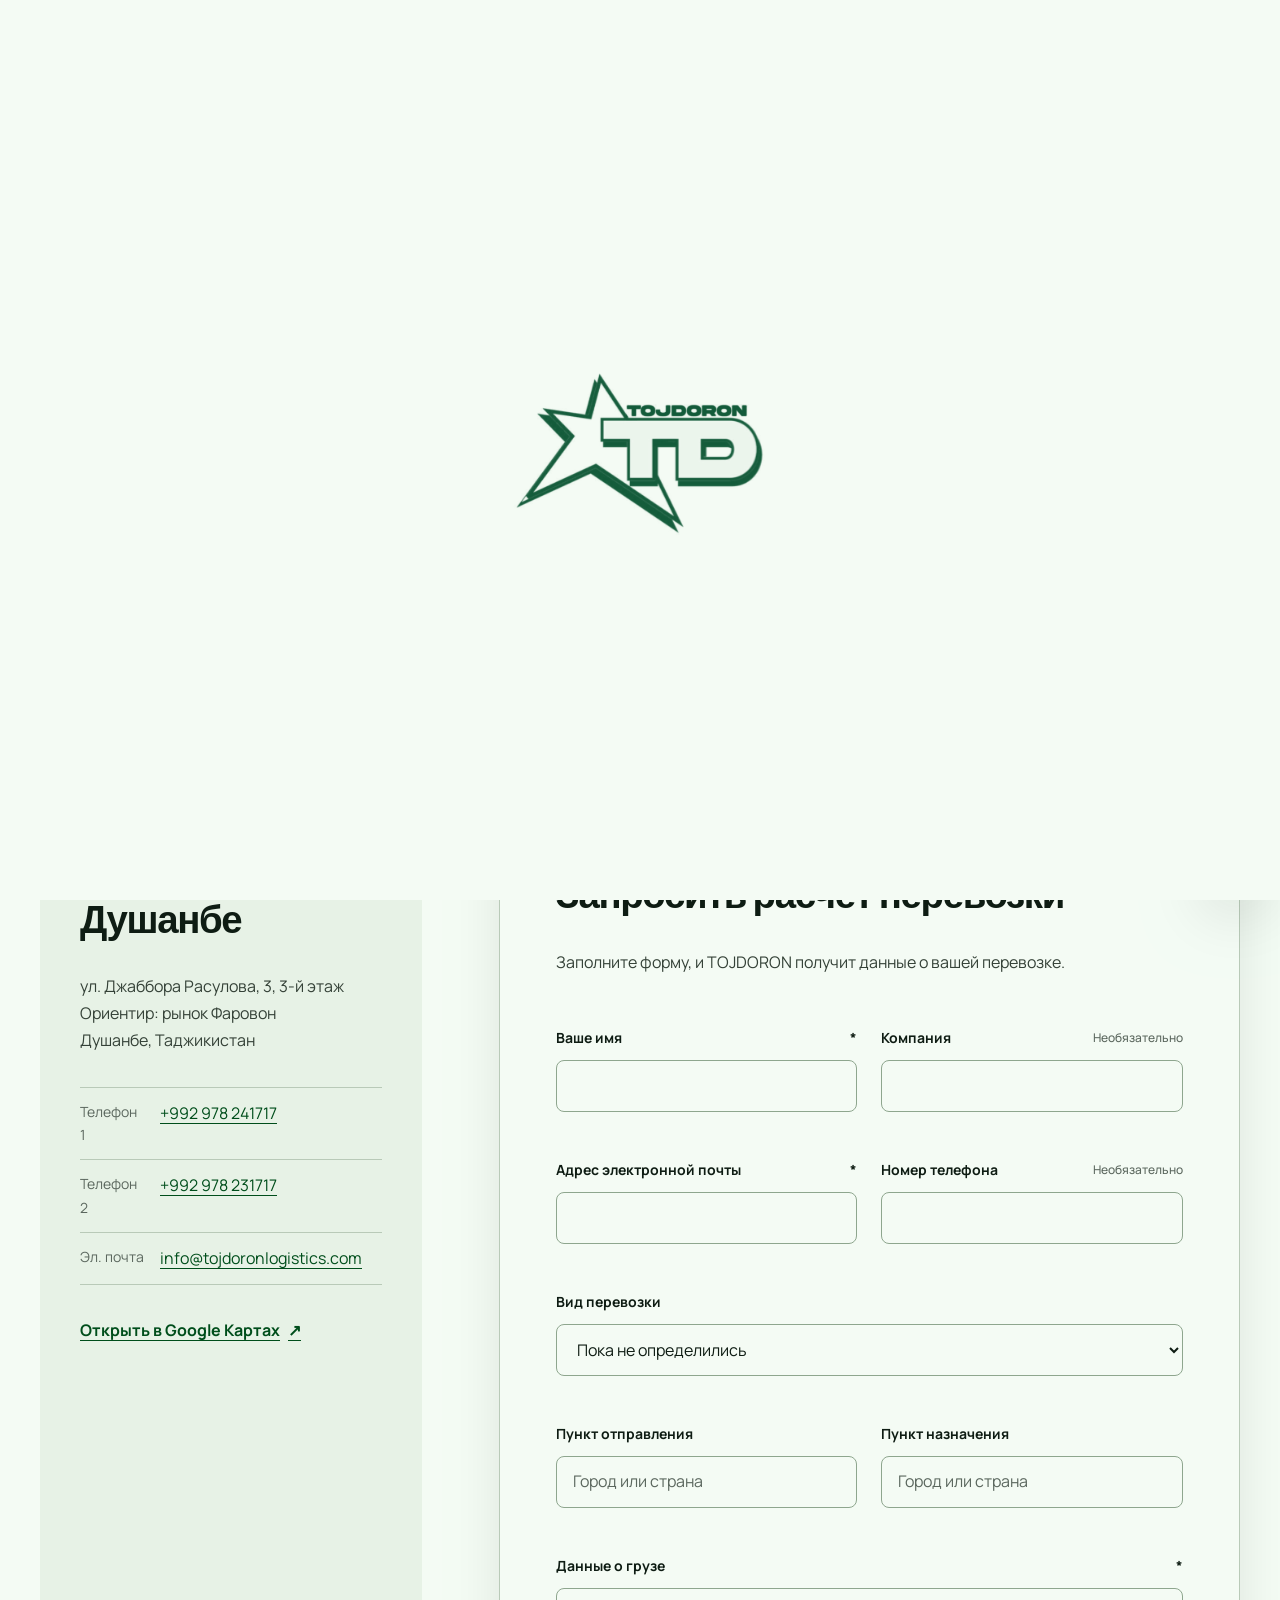
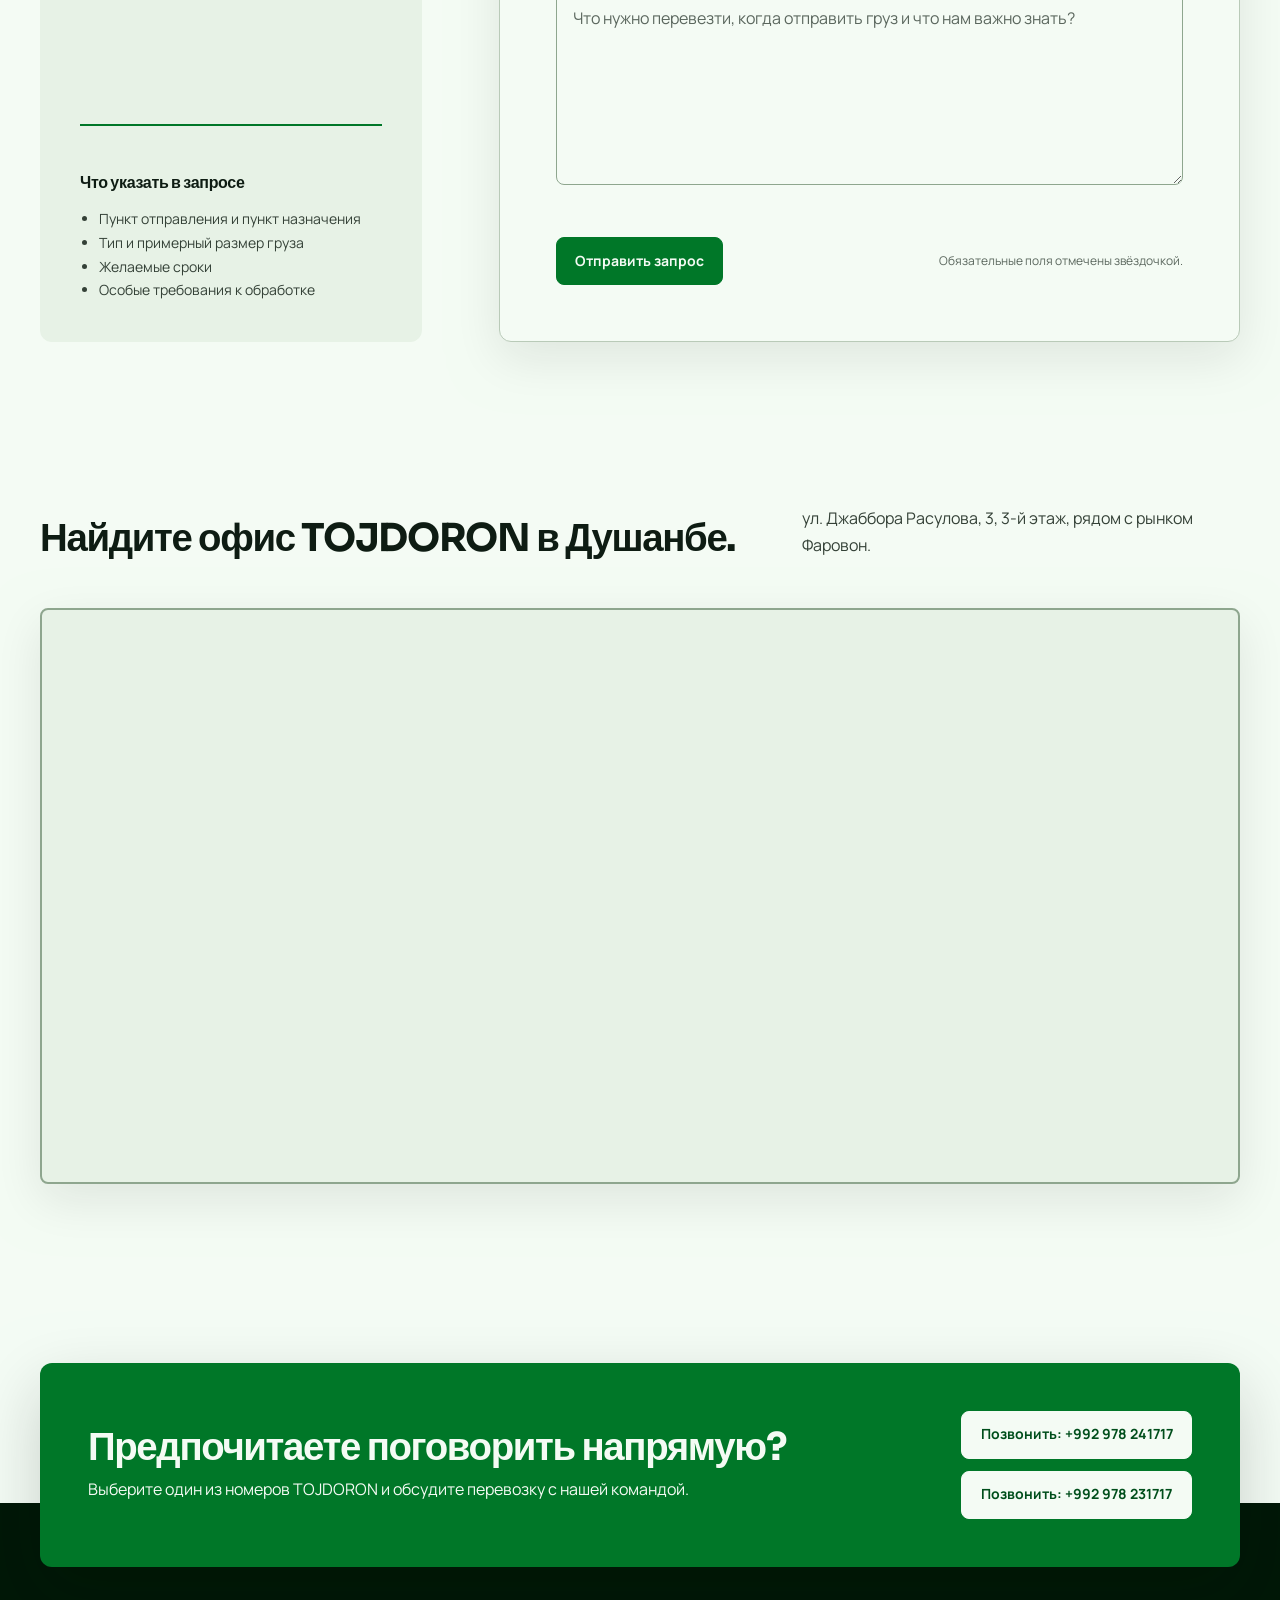
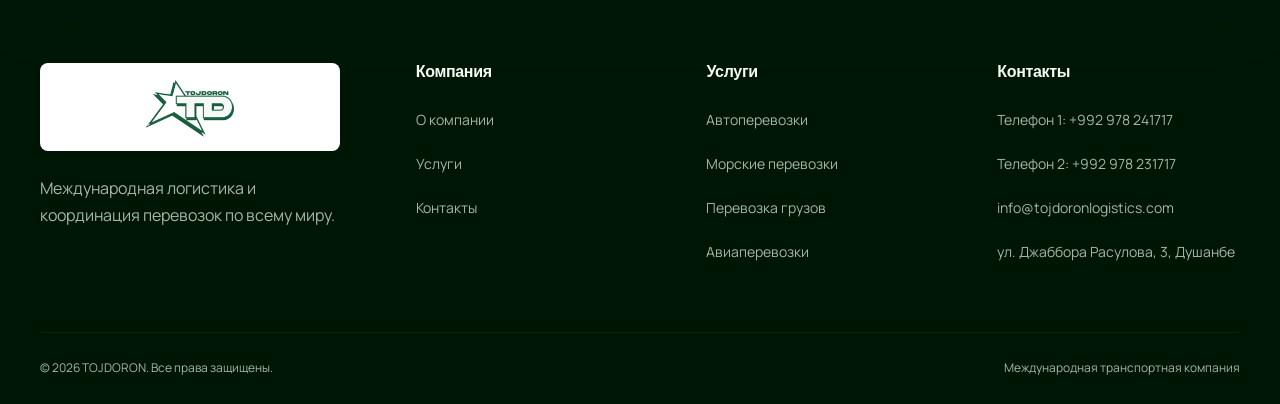
<file: contact.html>
<!doctype html>
<html lang="ru">
  <head>
    <meta charset="utf-8" />
    <meta name="viewport" content="width=device-width, initial-scale=1" />
    <meta name="description" content="Contact TOJDORON in Dushanbe for an international freight quote by road, sea, cargo, or air." />
    <meta name="robots" content="index,follow" />
    <meta name="theme-color" content="#135b3a" />
    <link rel="canonical" href="https://tojdoronlogistics.com/contact.html" />
    <title>Contact TOJDORON — Request a Freight Quote</title>
    <link rel="icon" href="/assets/tojdoron-favicon.png" sizes="192x192" type="image/png" />
    <link rel="apple-touch-icon" href="/assets/tojdoron-favicon.png" sizes="192x192" />
    <script type="application/ld+json">
      {
        "@context": "https://schema.org",
        "@type": "LocalBusiness",
        "@id": "https://tojdoronlogistics.com/contact.html#localbusiness",
        "name": "TOJDORON",
        "url": "https://tojdoronlogistics.com/contact.html",
        "image": "https://tojdoronlogistics.com/assets/tojdoron-logo-green-v2.png",
        "logo": "https://tojdoronlogistics.com/assets/tojdoron-logo-green-v2.png",
        "telephone": [
          "+992 978 241717",
          "+992 978 231717"
        ],
        "email": "info@tojdoronlogistics.com",
        "address": {
          "@type": "PostalAddress",
          "streetAddress": "Jabor Rasulov Street 3, 3rd floor",
          "addressLocality": "Dushanbe",
          "addressCountry": "TJ"
        }
      }
    </script>
    <link rel="stylesheet" href="contact.css?v=route-motion-v3" />
    <script src="route-transition.js?v=route-motion-v3" defer></script>
    <script src="shared.js?v=route-motion-v3" defer></script>
    <script src="contact.js" defer></script>
  </head>
  <body>
    <!--
      THESIS: Contact is the start of a route, not a sparse address page with a generic form.
      OWN-WORLD: Deep forest field, bright route geometry, warm paper form, clear ruled inputs, and a full-width live map.
      STORY: Choose a direct channel or describe the cargo, locate the Dushanbe office, then continue the conversation.
      FIRST VIEWPORT: Two-tier navigation above a forest route field with a direct invitation and visible phone and email.
      FORM: Reference-led Route Ledger, seventh grounded direction, seed 0b418b6e.
      FINISH: unreviewed and undocumented is unfinished; this build ends with the finish review, the verdict, DESIGN.md, and every shipping raster carrying its provenance
    -->
    <a class="skip-link" href="#main-content">Skip to content</a>

    <header class="site-header">
      <div class="topbar">
        <div class="container topbar__inner">
          <span class="topbar__place">Dushanbe, Tajikistan</span>
          <div class="topbar__contacts">
            <a href="tel:+992978241717" aria-label="Call TOJDORON at +992 978 241717"><svg class="icon" aria-hidden="true" viewBox="0 0 24 24"><path d="M22 16.9v3a2 2 0 0 1-2.18 2 19.8 19.8 0 0 1-8.63-3.07 19.5 19.5 0 0 1-6-6A19.8 19.8 0 0 1 2.12 4.18 2 2 0 0 1 4.11 2h3a2 2 0 0 1 2 1.72c.13.96.36 1.9.69 2.8a2 2 0 0 1-.45 2.11L8.08 9.9a16 16 0 0 0 6 6l1.27-1.27a2 2 0 0 1 2.11-.45c.9.33 1.84.56 2.8.69A2 2 0 0 1 22 16.9Z" /></svg>+992 978 241717</a>
            <a href="tel:+992978231717" aria-label="Call TOJDORON at +992 978 231717"><svg class="icon" aria-hidden="true" viewBox="0 0 24 24"><path d="M22 16.9v3a2 2 0 0 1-2.18 2 19.8 19.8 0 0 1-8.63-3.07 19.5 19.5 0 0 1-6-6A19.8 19.8 0 0 1 2.12 4.18 2 2 0 0 1 4.11 2h3a2 2 0 0 1 2 1.72c.13.96.36 1.9.69 2.8a2 2 0 0 1-.45 2.11L8.08 9.9a16 16 0 0 0 6 6l1.27-1.27a2 2 0 0 1 2.11-.45c.9.33 1.84.56 2.8.69A2 2 0 0 1 22 16.9Z" /></svg>+992 978 231717</a>
            <a href="mailto:info@tojdoronlogistics.com"><svg class="icon" aria-hidden="true" viewBox="0 0 24 24"><rect x="3" y="5" width="18" height="14" rx="2" /><path d="m3 7 9 6 9-6" /></svg>info@tojdoronlogistics.com</a>
          </div>
        </div>
      </div>
      <div class="container navbar">
        <a class="brand" href="index.html" aria-label="TOJDORON home"><img src="assets/tojdoron-logo-green-v2.png" alt="TOJDORON" width="629" height="440" /></a>
        <button class="nav-toggle" type="button" aria-expanded="false" aria-controls="primary-navigation" aria-label="Open navigation"><span class="nav-toggle__lines" aria-hidden="true"></span></button>
        <nav class="nav-menu" id="primary-navigation" aria-label="Primary navigation">
          <ul>
            <li><a class="nav-menu__link" href="index.html">Home</a></li>
            <li><a class="nav-menu__link" href="about.html">About us</a></li>
            <li><a class="nav-menu__link" href="services.html">Services</a></li>
            <li><a class="nav-menu__link nav-menu__link--contact" href="contact.html" aria-current="page">Contact us</a></li>
          </ul>
        </nav>
      </div>
    </header>

    <main id="main-content">
      <section class="contact-hero" aria-labelledby="contact-title">
        <div class="contact-hero__route" aria-hidden="true">
          <svg viewBox="0 0 1200 430" preserveAspectRatio="none"><path d="M-40 340C180 315 210 110 445 155s300 220 515 58 265-80 340-110" /><circle cx="445" cy="155" r="9" /><circle cx="960" cy="213" r="9" /></svg>
        </div>
        <div class="container contact-hero__grid">
          <div data-reveal>
            <h1 id="contact-title">Tell us where the cargo needs to go.</h1>
            <p>Start with the shipment details or reach our Dushanbe office directly. TOJDORON will help shape the next step.</p>
          </div>
          <div class="contact-hero__channels" data-reveal>
            <a href="tel:+992978241717"><span>Phone 1</span><strong>+992 978 241717</strong></a>
            <a href="tel:+992978231717"><span>Phone 2</span><strong>+992 978 231717</strong></a>
            <a href="mailto:info@tojdoronlogistics.com"><span>Email us</span><strong>info@tojdoronlogistics.com</strong></a>
          </div>
        </div>
      </section>

      <section class="contact-main section">
        <div class="container contact-main__grid">
          <aside class="office-card" itemscope itemtype="https://schema.org/LocalBusiness" data-reveal>
            <meta itemprop="name" content="TOJDORON" />
            <h2>Our Dushanbe office</h2>
            <address itemprop="address" itemscope itemtype="https://schema.org/PostalAddress">
              <span itemprop="streetAddress">Jabor Rasulov Street 3, 3rd floor</span><br />
              Landmark: Farovon Market<br />
              <span itemprop="addressLocality">Dushanbe</span>, <span itemprop="addressCountry">Tajikistan</span>
            </address>
            <dl>
              <div><dt>Phone 1</dt><dd><a itemprop="telephone" href="tel:+992978241717">+992 978 241717</a></dd></div>
              <div><dt>Phone 2</dt><dd><a itemprop="telephone" href="tel:+992978231717">+992 978 231717</a></dd></div>
              <div><dt>Email</dt><dd><a itemprop="email" href="mailto:info@tojdoronlogistics.com">info@tojdoronlogistics.com</a></dd></div>
            </dl>
            <a class="text-link" href="https://www.google.com/maps/search/?api=1&query=Jabor%20Rasulov%20Street%203%2C%20Dushanbe%2C%20Tajikistan" target="_blank" rel="noopener noreferrer">Open in Google Maps <span aria-hidden="true">↗</span></a>
            <div class="office-card__note">
              <h3>Helpful details to send</h3>
              <ul><li>Origin and destination</li><li>Cargo type and approximate size</li><li>Preferred timing</li><li>Any special handling needs</li></ul>
            </div>
          </aside>

          <section class="quote-panel" aria-labelledby="quote-title" data-reveal>
            <h2 id="quote-title">Request a freight quote</h2>
            <p>Complete the form and TOJDORON will receive your shipment details.</p>

            <form id="quote-form" action="https://api.web3forms.com/submit" method="POST" novalidate>
              <input type="hidden" name="access_key" value="4c102ca9-eb28-42ea-9524-56a157a07175" />
              <input type="hidden" name="from_name" value="TOJDORON Website" />
              <input type="hidden" name="subject" value="TOJDORON freight enquiry" />
              <input type="checkbox" name="botcheck" tabindex="-1" autocomplete="off" style="display: none;" />
              <div class="form-grid">
                <div class="field">
                  <label for="name">Your name <span aria-hidden="true">*</span></label>
                  <input id="name" name="name" type="text" autocomplete="name" required aria-describedby="name-error" />
                  <span class="field__error" id="name-error"></span>
                </div>
                <div class="field">
                  <label for="company">Company <span class="field__optional">Optional</span></label>
                  <input id="company" name="company" type="text" autocomplete="organization" />
                  <span class="field__error" id="company-error"></span>
                </div>
                <div class="field">
                  <label for="email">Email address <span aria-hidden="true">*</span></label>
                  <input id="email" name="email" type="email" autocomplete="email" inputmode="email" required aria-describedby="email-error" />
                  <span class="field__error" id="email-error"></span>
                </div>
                <div class="field">
                  <label for="phone">Phone number <span class="field__optional">Optional</span></label>
                  <input id="phone" name="phone" type="tel" autocomplete="tel" inputmode="tel" />
                  <span class="field__error" id="phone-error"></span>
                </div>
                <div class="field form-grid__wide">
                  <label for="service">Service</label>
                  <select id="service" name="service">
                    <option value="Not sure yet">Not sure yet</option>
                    <option value="Road freight">Road freight</option>
                    <option value="Sea freight">Sea freight</option>
                    <option value="Cargo shipping">Cargo shipping</option>
                    <option value="Air freight">Air freight</option>
                  </select>
                  <span class="field__error" id="service-error"></span>
                </div>
                <div class="field">
                  <label for="origin">Origin</label>
                  <input id="origin" name="origin" type="text" autocomplete="off" placeholder="City or country" />
                  <span class="field__error" id="origin-error"></span>
                </div>
                <div class="field">
                  <label for="destination">Destination</label>
                  <input id="destination" name="destination" type="text" autocomplete="off" placeholder="City or country" />
                  <span class="field__error" id="destination-error"></span>
                </div>
                <div class="field form-grid__wide">
                  <label for="message">Cargo details <span aria-hidden="true">*</span></label>
                  <textarea id="message" name="message" rows="6" required aria-describedby="message-error" placeholder="What are you shipping, when should it move, and what should we know?"></textarea>
                  <span class="field__error" id="message-error"></span>
                </div>
              </div>
              <div class="form-actions">
                <button class="button form-submit" type="submit"><span data-submit-label>Send my enquiry</span></button>
                <p class="form-note">Required fields are marked with an asterisk.</p>
              </div>
              <div class="form-status" role="status" aria-live="polite" tabindex="-1"></div>
            </form>
          </section>
        </div>
      </section>

      <section class="location" id="location" aria-labelledby="location-title">
        <div class="container location__head" data-reveal>
          <h2 id="location-title">Find TOJDORON in Dushanbe.</h2>
          <p>Jabor Rasulov Street 3, 3rd floor, near Farovon Market.</p>
        </div>
        <div class="location__map" data-reveal>
          <iframe title="Google map showing TOJDORON at Jabor Rasulov Street 3 in Dushanbe" src="https://www.google.com/maps?q=Jabor%20Rasulov%20Street%203%2C%20Dushanbe%2C%20Tajikistan&output=embed" loading="lazy" referrerpolicy="no-referrer-when-downgrade" allowfullscreen></iframe>
        </div>
      </section>

      <div class="container cta-band-shell">
        <section class="cta-band" aria-labelledby="contact-cta-title" data-reveal>
          <div><h2 id="contact-cta-title">Prefer to speak directly?</h2><p>Choose either TOJDORON contact line and speak with our team about the shipment.</p></div>
          <div class="cta-band__calls" role="group" aria-label="TOJDORON phone numbers">
            <a class="button button--light" href="tel:+992978241717" aria-label="Call TOJDORON at +992 978 241717">Call +992 978 241717</a>
            <a class="button button--light" href="tel:+992978231717" aria-label="Call TOJDORON at +992 978 231717">Call +992 978 231717</a>
          </div>
        </section>
      </div>
    </main>

    <footer class="site-footer">
      <div class="container footer-grid">
        <div><a class="footer-brand" href="index.html" aria-label="TOJDORON home"><img src="assets/tojdoron-logo-green-v2.png" alt="TOJDORON" width="629" height="440" /></a><p class="footer-copy">International logistics and freight coordination worldwide.</p></div>
        <div><h3>Company</h3><ul class="footer-links"><li><a href="about.html">About us</a></li><li><a href="services.html">Services</a></li><li><a href="contact.html">Contact us</a></li></ul></div>
        <div><h3>Services</h3><ul class="footer-links"><li><a href="services.html#road">Road freight</a></li><li><a href="services.html#sea">Sea freight</a></li><li><a href="services.html#cargo">Cargo shipping</a></li><li><a href="services.html#air">Air freight</a></li></ul></div>
        <div><h3>Contact</h3><ul class="footer-links"><li><a href="tel:+992978241717">Phone 1: +992 978 241717</a></li><li><a href="tel:+992978231717">Phone 2: +992 978 231717</a></li><li><a href="mailto:info@tojdoronlogistics.com">info@tojdoronlogistics.com</a></li><li><a href="#location">Jabor Rasulov Street 3, Dushanbe</a></li></ul></div>
      </div>
      <div class="container footer-bottom"><span>© <span data-year></span> TOJDORON. <span data-translation-key="All rights reserved.">All rights reserved.</span></span><span>International transport company</span></div>
    </footer>

    <div class="floating-call" data-call-menu>
      <button class="floating-call__toggle" type="button" aria-expanded="false" aria-controls="floating-call-options" aria-label="Choose a TOJDORON phone number">
        <svg class="icon" aria-hidden="true" viewBox="0 0 24 24"><path d="M22 16.9v3a2 2 0 0 1-2.18 2 19.8 19.8 0 0 1-8.63-3.07 19.5 19.5 0 0 1-6-6A19.8 19.8 0 0 1 2.12 4.18 2 2 0 0 1 4.11 2h3a2 2 0 0 1 2 1.72c.13.96.36 1.9.69 2.8a2 2 0 0 1-.45 2.11L8.08 9.9a16 16 0 0 0 6 6l1.27-1.27a2 2 0 0 1 2.11-.45c.9.33 1.84.56 2.8.69A2 2 0 0 1 22 16.9Z" /></svg>
      </button>
      <div class="floating-call__options" id="floating-call-options" role="group" aria-label="TOJDORON phone numbers">
        <a href="tel:+992978241717" aria-label="Call TOJDORON at +992 978 241717">Call +992 978 241717</a>
        <a href="tel:+992978231717" aria-label="Call TOJDORON at +992 978 231717">Call +992 978 231717</a>
      </div>
    </div>
  </body>
</html>
</file>
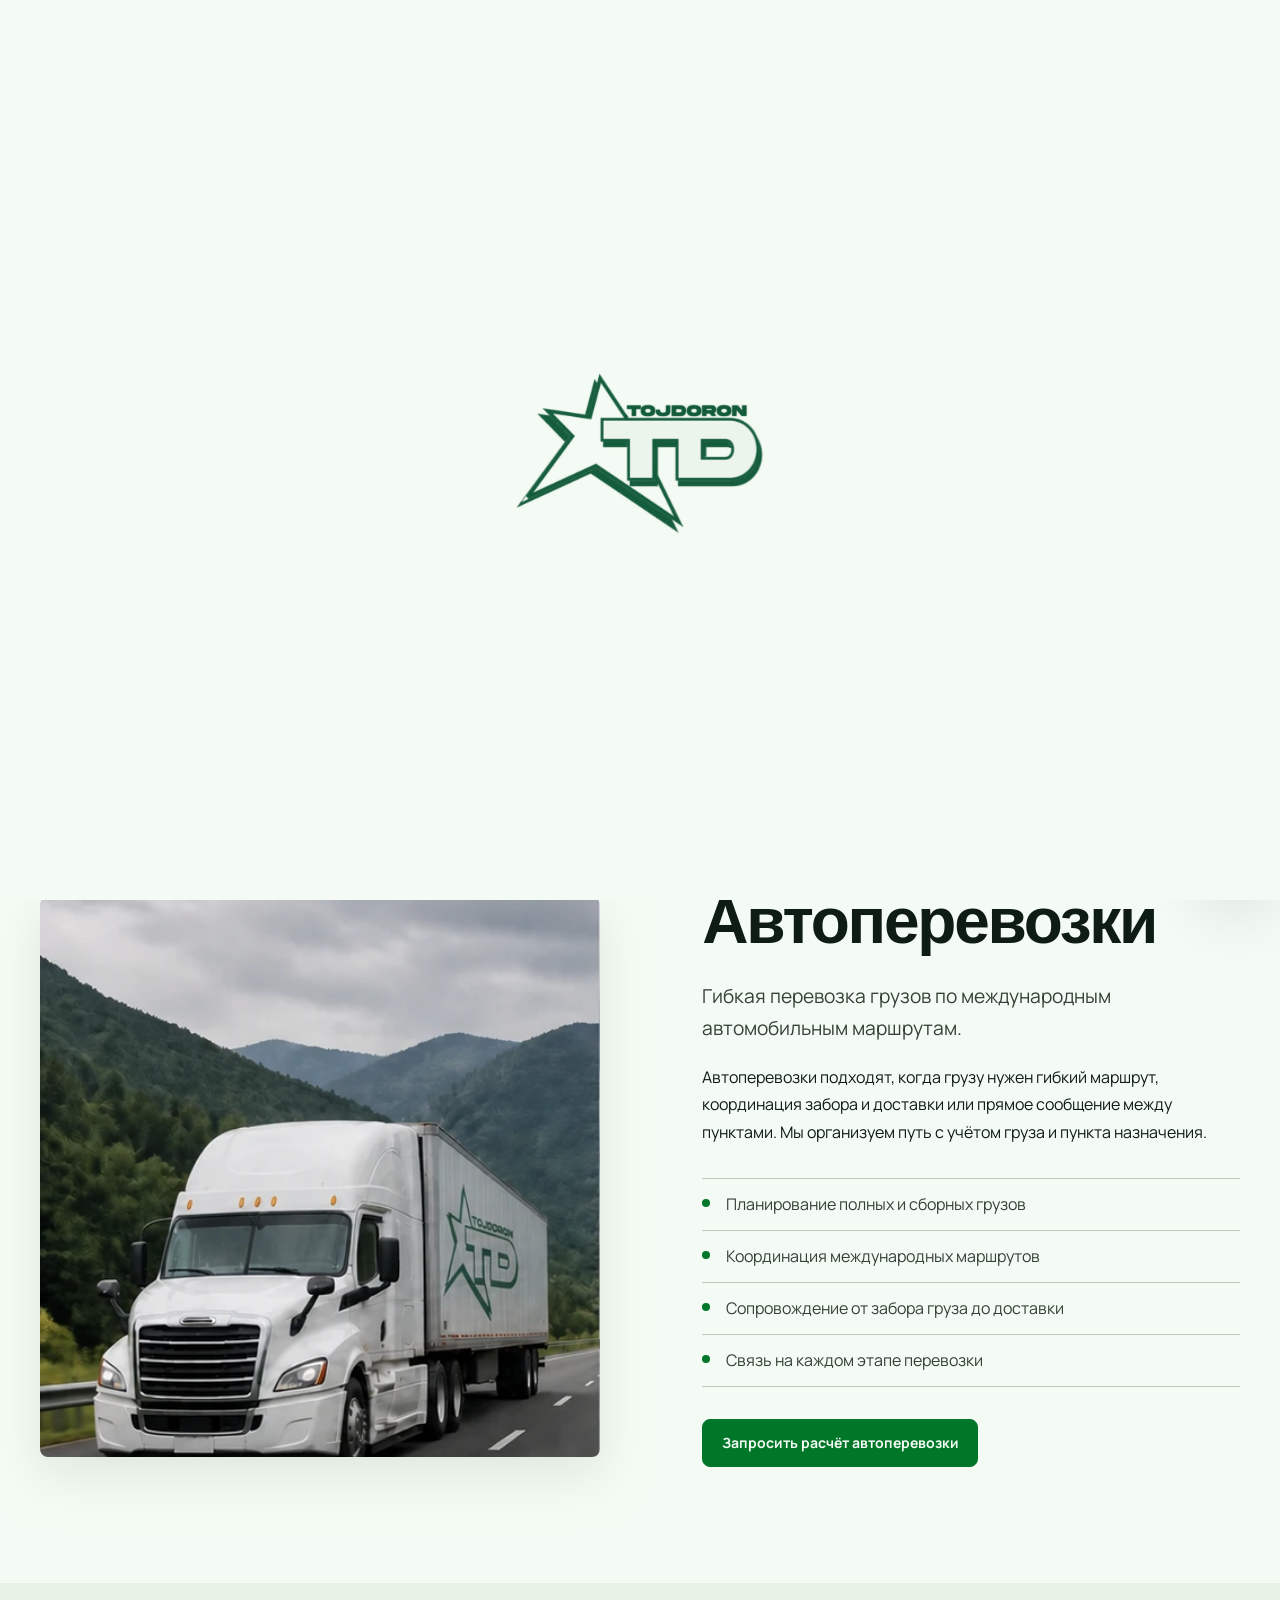
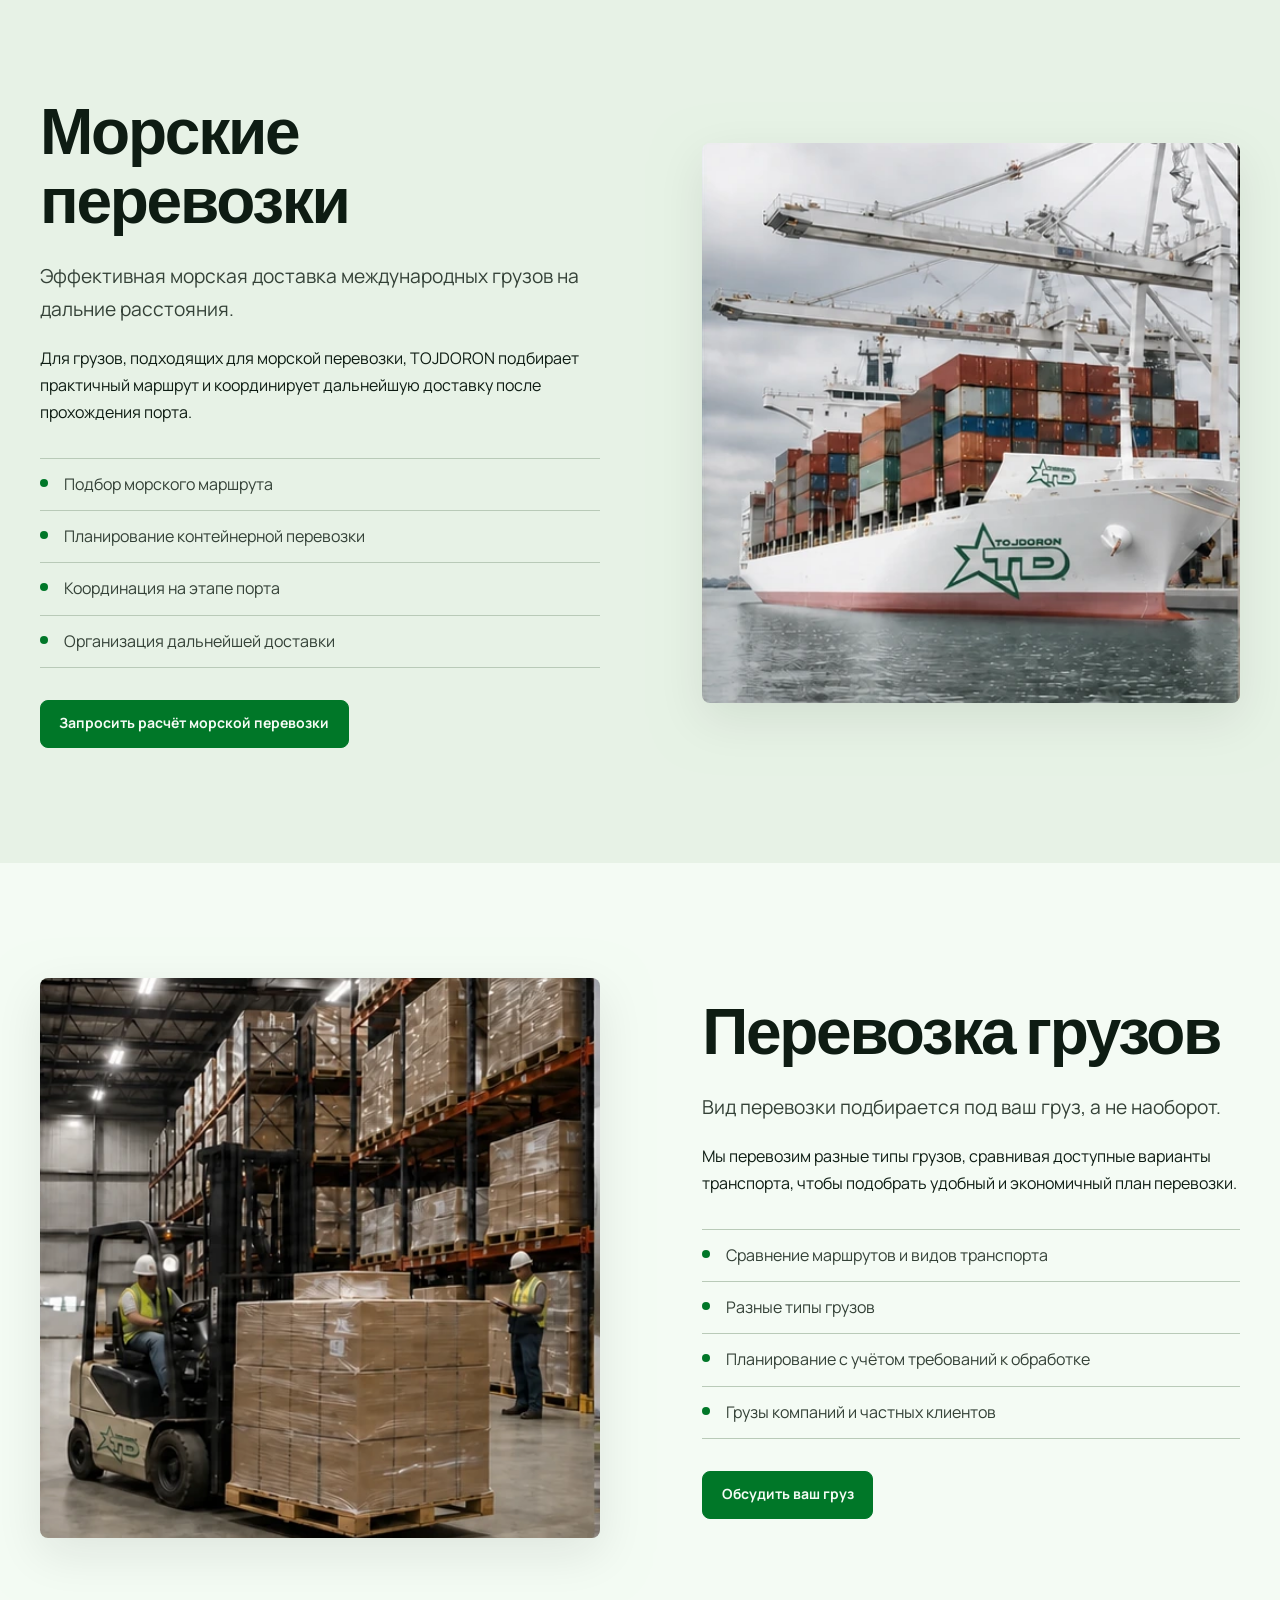
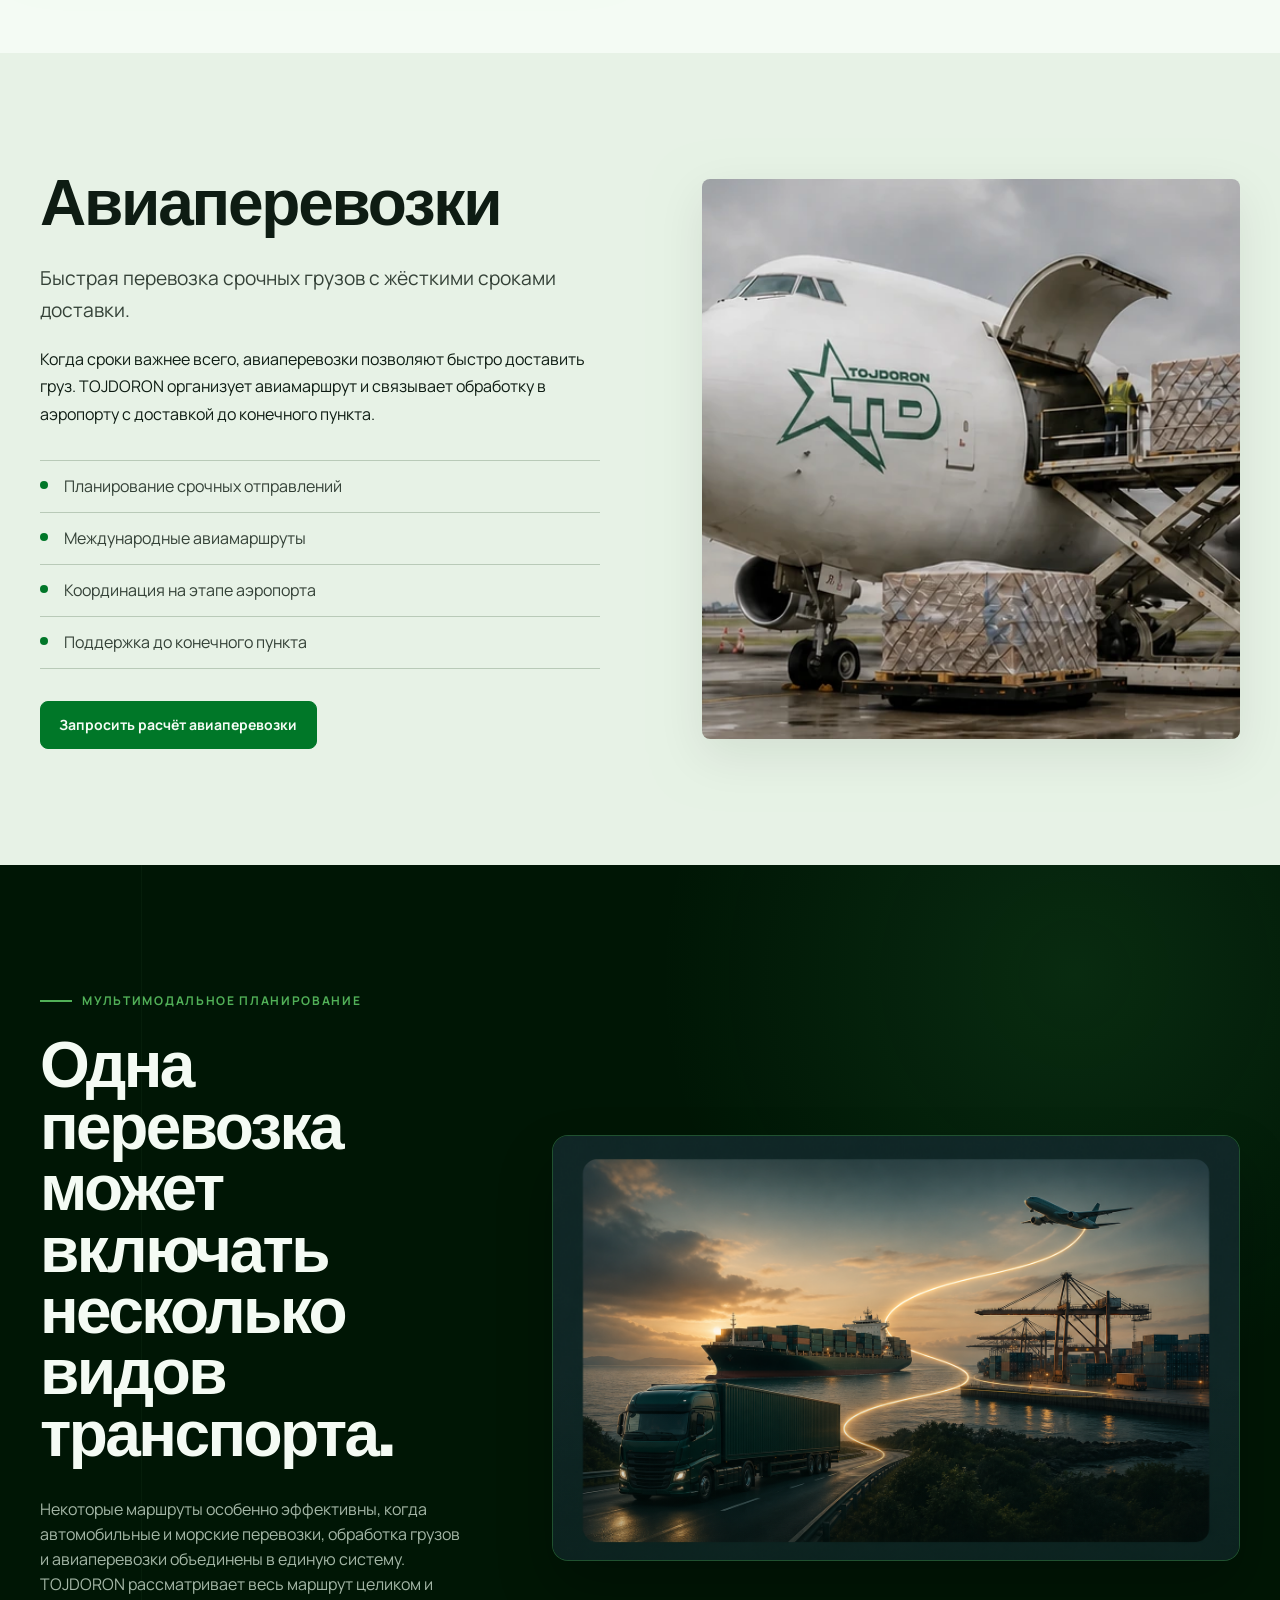
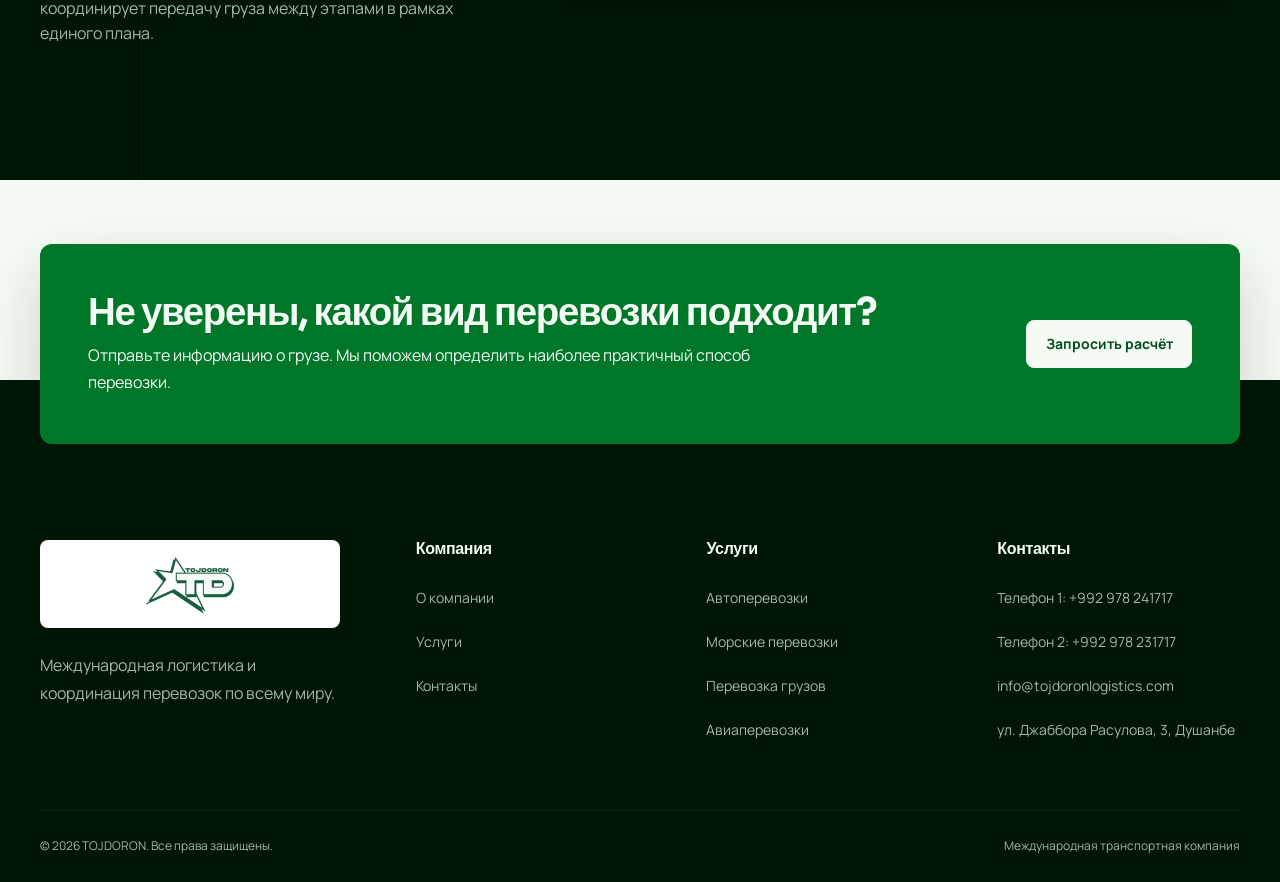
<file: services.html>
<!doctype html>
<html lang="ru">
  <head>
    <meta charset="utf-8" />
    <meta name="viewport" content="width=device-width, initial-scale=1" />
    <meta name="description" content="Explore TOJDORON road freight, sea freight, cargo shipping, and air freight services for international delivery." />
    <meta name="robots" content="index,follow" />
    <meta name="theme-color" content="#135b3a" />
    <link rel="canonical" href="https://tojdoronlogistics.com/services.html" />
    <title>Freight Services — TOJDORON</title>
    <link rel="icon" href="/assets/tojdoron-favicon.png" sizes="192x192" type="image/png" />
    <link rel="apple-touch-icon" href="/assets/tojdoron-favicon.png" sizes="192x192" />
    <link rel="stylesheet" href="services.css?v=route-motion-v3" />
    <script src="route-transition.js?v=route-motion-v3" defer></script>
    <script src="shared.js?v=route-motion-v3" defer></script>
    <script src="services.js" defer></script>
  </head>
  <body>
    <!--
      THESIS: Services form one adaptable transport system, not four interchangeable icon cards.
      OWN-WORLD: Forest bands, warm paper, a four-part original freight strip, large numbered route labels, and clear mode comparisons.
      STORY: Identify the right mode, understand what it handles, see how modes connect, then request a quote.
      FIRST VIEWPORT: Two-tier navigation over a four-mode panorama, a direct service promise, and a persistent mode index below.
      FORM: Reference-led Route Ledger, seventh grounded direction, seed 0b418b6e.
      FINISH: unreviewed and undocumented is unfinished; this build ends with the finish review, the verdict, DESIGN.md, and every shipping raster carrying its provenance
    -->
    <a class="skip-link" href="#main-content">Skip to content</a>

    <header class="site-header">
      <div class="topbar">
        <div class="container topbar__inner">
          <span class="topbar__place">Dushanbe, Tajikistan</span>
          <div class="topbar__contacts">
            <a href="tel:+992978241717" aria-label="Call TOJDORON at +992 978 241717"><svg class="icon" aria-hidden="true" viewBox="0 0 24 24"><path d="M22 16.9v3a2 2 0 0 1-2.18 2 19.8 19.8 0 0 1-8.63-3.07 19.5 19.5 0 0 1-6-6A19.8 19.8 0 0 1 2.12 4.18 2 2 0 0 1 4.11 2h3a2 2 0 0 1 2 1.72c.13.96.36 1.9.69 2.8a2 2 0 0 1-.45 2.11L8.08 9.9a16 16 0 0 0 6 6l1.27-1.27a2 2 0 0 1 2.11-.45c.9.33 1.84.56 2.8.69A2 2 0 0 1 22 16.9Z" /></svg>+992 978 241717</a>
            <a href="tel:+992978231717" aria-label="Call TOJDORON at +992 978 231717"><svg class="icon" aria-hidden="true" viewBox="0 0 24 24"><path d="M22 16.9v3a2 2 0 0 1-2.18 2 19.8 19.8 0 0 1-8.63-3.07 19.5 19.5 0 0 1-6-6A19.8 19.8 0 0 1 2.12 4.18 2 2 0 0 1 4.11 2h3a2 2 0 0 1 2 1.72c.13.96.36 1.9.69 2.8a2 2 0 0 1-.45 2.11L8.08 9.9a16 16 0 0 0 6 6l1.27-1.27a2 2 0 0 1 2.11-.45c.9.33 1.84.56 2.8.69A2 2 0 0 1 22 16.9Z" /></svg>+992 978 231717</a>
            <a href="mailto:info@tojdoronlogistics.com"><svg class="icon" aria-hidden="true" viewBox="0 0 24 24"><rect x="3" y="5" width="18" height="14" rx="2" /><path d="m3 7 9 6 9-6" /></svg>info@tojdoronlogistics.com</a>
          </div>
        </div>
      </div>
      <div class="container navbar">
        <a class="brand" href="index.html" aria-label="TOJDORON home"><img src="assets/tojdoron-logo-green-v2.png" alt="TOJDORON" width="629" height="440" /></a>
        <button class="nav-toggle" type="button" aria-expanded="false" aria-controls="primary-navigation" aria-label="Open navigation"><span class="nav-toggle__lines" aria-hidden="true"></span></button>
        <nav class="nav-menu" id="primary-navigation" aria-label="Primary navigation">
          <ul>
            <li><a class="nav-menu__link" href="index.html">Home</a></li>
            <li><a class="nav-menu__link" href="about.html">About us</a></li>
            <li><a class="nav-menu__link" href="services.html" aria-current="page">Services</a></li>
            <li><a class="nav-menu__link nav-menu__link--contact" href="contact.html">Contact us</a></li>
          </ul>
        </nav>
      </div>
    </header>

    <main id="main-content">
      <section class="page-hero services-hero" aria-labelledby="services-page-title">
        <img class="page-hero__media" src="assets/service-modes-tojdoron-v2.webp" alt="TOJDORON-branded road truck, container ship, warehouse cargo equipment, and air freight aircraft" width="1983" height="793" fetchpriority="high" />
        <div class="container page-hero__content">
          <div data-reveal>
            <h1 id="services-page-title">The right mode for every shipment.</h1>
            <p>TOJDORON organizes road, sea, cargo, and air freight as individual services or as one connected logistics plan.</p>
          </div>
        </div>
      </section>

      <nav class="service-index" aria-label="Service sections">
        <div class="container service-index__inner">
          <a href="#road" data-service-link="road">Road freight</a>
          <a href="#sea" data-service-link="sea">Sea freight</a>
          <a href="#cargo" data-service-link="cargo">Cargo shipping</a>
          <a href="#air" data-service-link="air">Air freight</a>
        </div>
      </nav>

      <section class="service-detail" id="road" data-service-section="road" aria-labelledby="road-title">
        <div class="container service-detail__grid">
          <div class="service-detail__visual service-detail__visual--road" role="img" aria-label="White road freight truck on an international highway" data-reveal></div>
          <div class="service-detail__copy" data-reveal>
            <h2 id="road-title">Road freight</h2>
            <p class="section-intro">Flexible cargo movement across international road routes.</p>
            <p>Road freight is a practical choice when a shipment needs adaptable routing, pickup and delivery coordination, or a direct connection between locations. We organize the journey around the load and destination.</p>
            <ul class="service-detail__list">
              <li>Full and partial load planning</li>
              <li>International route coordination</li>
              <li>Pickup-to-destination support</li>
              <li>Shipment-stage communication</li>
            </ul>
            <a class="button" href="contact.html?service=road#quote-form">Request a road freight quote</a>
          </div>
        </div>
      </section>

      <section class="service-detail service-detail--tinted" id="sea" data-service-section="sea" aria-labelledby="sea-title">
        <div class="container service-detail__grid service-detail__grid--reverse">
          <div class="service-detail__visual service-detail__visual--sea" role="img" aria-label="Container ship beneath working port cranes" data-reveal></div>
          <div class="service-detail__copy" data-reveal>
            <h2 id="sea-title">Sea freight</h2>
            <p class="section-intro">Efficient maritime shipping for long-distance international cargo.</p>
            <p>For cargo suited to ocean transport, TOJDORON helps select a practical maritime route and keeps the shipment connected to the next stage of delivery beyond the port.</p>
            <ul class="service-detail__list">
              <li>Maritime route selection</li>
              <li>Containerized cargo planning</li>
              <li>Port-stage coordination</li>
              <li>Onward delivery organization</li>
            </ul>
            <a class="button" href="contact.html?service=sea#quote-form">Request a sea freight quote</a>
          </div>
        </div>
      </section>

      <section class="service-detail" id="cargo" data-service-section="cargo" aria-labelledby="cargo-title">
        <div class="container service-detail__grid">
          <div class="service-detail__visual service-detail__visual--cargo" role="img" aria-label="Palletized cargo being carefully handled in a warehouse" data-reveal></div>
          <div class="service-detail__copy" data-reveal>
            <h2 id="cargo-title">Cargo shipping</h2>
            <p class="section-intro">A shipping option matched to the cargo—not the other way around.</p>
            <p>We accept and deliver varied types of freight, comparing the available transport options to find a convenient and cost-conscious plan for the shipment.</p>
            <ul class="service-detail__list">
              <li>Route and mode comparison</li>
              <li>Varied cargo profiles</li>
              <li>Handling-aware planning</li>
              <li>Business and private shipments</li>
            </ul>
            <a class="button" href="contact.html?service=cargo#quote-form">Discuss your cargo</a>
          </div>
        </div>
      </section>

      <section class="service-detail service-detail--tinted" id="air" data-service-section="air" aria-labelledby="air-title">
        <div class="container service-detail__grid service-detail__grid--reverse">
          <div class="service-detail__visual service-detail__visual--air" role="img" aria-label="Cargo aircraft being loaded on an airport apron" data-reveal></div>
          <div class="service-detail__copy" data-reveal>
            <h2 id="air-title">Air freight</h2>
            <p class="section-intro">Fast transport for urgent and time-sensitive cargo.</p>
            <p>When timing is the priority, air freight offers a direct way to move cargo quickly. TOJDORON organizes the air route and helps connect airport handling with the final destination.</p>
            <ul class="service-detail__list">
              <li>Urgent shipment planning</li>
              <li>International air routes</li>
              <li>Airport-stage coordination</li>
              <li>Final-destination support</li>
            </ul>
            <a class="button" href="contact.html?service=air#quote-form">Request an air freight quote</a>
          </div>
        </div>
      </section>

      <section class="multimodal section--dark" aria-labelledby="multimodal-title">
        <div class="container multimodal__grid">
          <div class="multimodal__heading" data-reveal>
            <span class="multimodal__eyebrow">Multimodal planning</span>
            <h2 id="multimodal-title">One shipment can use more than one mode.</h2>
            <p class="multimodal__lead">Some routes are strongest when road, sea, cargo handling, and air connections work together. TOJDORON looks at the full journey and organizes the handoffs as part of one plan.</p>
          </div>
          <figure class="multimodal__visual" data-reveal>
            <img src="assets/multimodal-route-visual-v1.png" alt="" width="1536" height="1024" loading="lazy" aria-hidden="true" />
          </figure>
        </div>
      </section>

      <div class="container cta-band-shell">
        <section class="cta-band" aria-labelledby="services-cta-title" data-reveal>
          <div><h2 id="services-cta-title">Not sure which mode fits?</h2><p>Send the cargo details. We’ll help identify the most practical transport approach.</p></div>
          <a class="button button--light" href="contact.html#quote-form">Request a quote</a>
        </section>
      </div>
    </main>

    <footer class="site-footer">
      <div class="container footer-grid">
        <div><a class="footer-brand" href="index.html" aria-label="TOJDORON home"><img src="assets/tojdoron-logo-green-v2.png" alt="TOJDORON" width="629" height="440" /></a><p class="footer-copy">International logistics and freight coordination worldwide.</p></div>
        <div><h3>Company</h3><ul class="footer-links"><li><a href="about.html">About us</a></li><li><a href="services.html">Services</a></li><li><a href="contact.html">Contact us</a></li></ul></div>
        <div><h3>Services</h3><ul class="footer-links"><li><a href="#road">Road freight</a></li><li><a href="#sea">Sea freight</a></li><li><a href="#cargo">Cargo shipping</a></li><li><a href="#air">Air freight</a></li></ul></div>
        <div><h3>Contact</h3><ul class="footer-links"><li><a href="tel:+992978241717">Phone 1: +992 978 241717</a></li><li><a href="tel:+992978231717">Phone 2: +992 978 231717</a></li><li><a href="mailto:info@tojdoronlogistics.com">info@tojdoronlogistics.com</a></li><li><a href="contact.html#location">Jabor Rasulov Street 3, Dushanbe</a></li></ul></div>
      </div>
      <div class="container footer-bottom"><span>© <span data-year></span> TOJDORON. <span data-translation-key="All rights reserved.">All rights reserved.</span></span><span>International transport company</span></div>
    </footer>

    <div class="floating-call" data-call-menu>
      <button class="floating-call__toggle" type="button" aria-expanded="false" aria-controls="floating-call-options" aria-label="Choose a TOJDORON phone number">
        <svg class="icon" aria-hidden="true" viewBox="0 0 24 24"><path d="M22 16.9v3a2 2 0 0 1-2.18 2 19.8 19.8 0 0 1-8.63-3.07 19.5 19.5 0 0 1-6-6A19.8 19.8 0 0 1 2.12 4.18 2 2 0 0 1 4.11 2h3a2 2 0 0 1 2 1.72c.13.96.36 1.9.69 2.8a2 2 0 0 1-.45 2.11L8.08 9.9a16 16 0 0 0 6 6l1.27-1.27a2 2 0 0 1 2.11-.45c.9.33 1.84.56 2.8.69A2 2 0 0 1 22 16.9Z" /></svg>
      </button>
      <div class="floating-call__options" id="floating-call-options" role="group" aria-label="TOJDORON phone numbers">
        <a href="tel:+992978241717" aria-label="Call TOJDORON at +992 978 241717">Call +992 978 241717</a>
        <a href="tel:+992978231717" aria-label="Call TOJDORON at +992 978 231717">Call +992 978 231717</a>
      </div>
    </div>
  </body>
</html>
</file>
<file: index.css>
/* Hallmark · macrostructure: Route Ledger · tone: assured editorial · anchor hue: forest green */
/* Hallmark · pre-emit critique: P5 H5 E4 S5 R4 V5 */
@import url("shared.css?v=route-motion-v3");

.home-hero {
  --hero-route-height: 8.5rem;
  position: relative;
  min-height: max(44rem, calc(100svh - 7.25rem));
  overflow: clip;
  padding-bottom: var(--hero-route-height);
  background: var(--color-dark);
  color: var(--color-accent-ink);
}

.home-hero__media,
.home-hero__shade {
  position: absolute;
  top: 0;
  right: 0;
  bottom: auto;
  left: 0;
  width: 100%;
  height: calc(100% - var(--hero-route-height));
}

.home-hero__media {
  object-fit: cover;
  object-position: center bottom;
  transform: none;
}

.home-hero__shade {
  background: linear-gradient(90deg, var(--color-overlay-heavy) 0%, var(--color-overlay-mid) 48%, var(--color-overlay-light) 76%);
}

.home-hero__content {
  position: relative;
  z-index: 2;
  display: flex;
  min-height: calc(max(44rem, 100svh - 7.25rem) - var(--hero-route-height));
  align-items: center;
  padding-top: var(--space-3xl);
  padding-bottom: var(--space-3xl);
}

.home-hero__copy {
  max-width: 47rem;
}

.home-hero h1 {
  max-width: 9ch;
  margin-bottom: var(--space-lg);
  color: var(--color-accent-ink);
  font-size: var(--text-display);
  line-height: 0.98;
}

.home-hero__copy > p {
  max-width: 45ch;
  margin-bottom: var(--space-xl);
  color: var(--color-accent-ink);
  font-size: var(--text-lg);
}

.home-hero__actions {
  display: flex;
  flex-wrap: wrap;
  gap: var(--space-sm);
}

.home-hero__outline {
  border-color: var(--color-white-glass);
  background: var(--color-transparent);
  color: var(--color-accent-ink);
}

.home-hero__outline:hover {
  border-color: var(--color-paper);
  background: var(--color-white-glass);
  color: var(--color-dark);
}

.home-hero__route {
  position: absolute;
  z-index: 3;
  right: 0;
  bottom: 0;
  left: 0;
  background: var(--color-accent-strong);
}

.hero-route {
  position: relative;
  display: grid;
  min-height: 8.5rem;
  grid-template-columns: minmax(0, 2.2fr) minmax(14rem, 1fr);
  align-items: center;
  gap: var(--space-xl);
  padding-block: var(--space-lg);
}

.hero-route__line {
  position: absolute;
  z-index: 0;
  top: 1.55rem;
  right: calc(12.5% - 0.5rem);
  left: calc(12.5% - 0.5rem);
  height: 0.2rem;
  overflow: visible;
  border-radius: var(--radius-round);
  background: color-mix(in oklch, var(--color-dark-muted) 72%, transparent);
}

.hero-route__progress {
  display: block;
  width: var(--active-stop-progress, 0%);
  height: 100%;
  border-radius: inherit;
  background: var(--color-accent-bright);
  box-shadow: 0 0 0.8rem color-mix(in oklch, var(--color-accent-bright) 45%, transparent);
  transition: width var(--dur-slow) var(--ease-out);
}

.hero-route__dot {
  position: absolute;
  z-index: 2;
  top: 50%;
  left: 0;
  width: 1rem;
  height: 1rem;
  border: var(--rule-medium) solid var(--color-accent-ink);
  border-radius: var(--radius-round);
  background: var(--color-accent-bright);
  box-shadow: 0 0.4rem 1rem var(--color-shadow);
  transform: translate(var(--active-stop-distance, 0), -50%);
  transition: transform var(--dur-slow) var(--ease-out);
}

.hero-route__dot::after {
  position: absolute;
  inset: -0.55rem;
  border: var(--rule-thin) solid var(--color-accent-bright);
  border-radius: inherit;
  content: "";
  opacity: 0;
  animation: route-dot-pulse 2.6s var(--ease-out) infinite;
}

@keyframes route-dot-pulse {
  0% { opacity: 0.7; transform: scale(0.55); }
  75%, 100% { opacity: 0; transform: scale(1.55); }
}

.hero-route__stops {
  position: relative;
  z-index: 1;
  display: grid;
  grid-template-columns: repeat(4, minmax(0, 1fr));
  align-self: center;
  min-width: 0;
  min-height: 5.75rem;
}

.hero-route__stop {
  position: relative;
  z-index: 1;
  display: grid;
  min-width: 0;
  min-height: 5.75rem;
  justify-items: center;
  align-content: start;
  gap: var(--space-xs);
  border: 0;
  padding: 0 0.25rem;
  background: var(--color-transparent);
  color: var(--color-dark-muted);
  font-size: var(--text-xs);
  font-weight: 700;
  text-align: center;
  transition: color var(--dur-fast) var(--ease-out), transform var(--dur-fast) var(--ease-out);
}

.hero-route__stop-icon {
  display: grid;
  width: 3.1rem;
  height: 3.1rem;
  place-items: center;
  border: var(--rule-thin) solid color-mix(in oklch, var(--color-dark-muted) 78%, transparent);
  border-radius: var(--radius-round);
  background: var(--color-dark);
  color: var(--color-dark-muted);
  transition: background-color var(--dur-base) var(--ease-out), border-color var(--dur-base) var(--ease-out), color var(--dur-base) var(--ease-out), box-shadow var(--dur-base) var(--ease-out), transform var(--dur-base) var(--ease-out);
}

.hero-route__stop-icon .icon {
  width: 1.45rem;
  height: 1.45rem;
}

.hero-route__stop-label {
  position: relative;
  z-index: 1;
  display: block;
  line-height: 1.2;
}

.hero-route__stop:hover,
.hero-route__stop.is-active {
  color: var(--color-accent-ink);
  transform: translateY(-0.125rem);
}

.hero-route__stop:hover .hero-route__stop-icon {
  border-color: var(--color-accent-ink);
  color: var(--color-accent-ink);
  transform: translateY(-0.1rem);
}

.hero-route__stop.is-active .hero-route__stop-icon {
  border-color: var(--color-accent-ink);
  background: var(--color-paper);
  color: var(--color-accent-strong);
  box-shadow: 0 0 0 0.35rem color-mix(in oklch, var(--color-accent-bright) 32%, transparent), 0 0.65rem 1.25rem var(--color-shadow);
  transform: scale(1.08);
}

.hero-route__status-panel {
  min-width: 0;
  border-left: var(--rule-thin) solid color-mix(in oklch, var(--color-dark-muted) 60%, transparent);
  padding-left: var(--space-xl);
}

.hero-route__status-kicker {
  display: inline-flex;
  align-items: center;
  gap: var(--space-xs);
  margin-bottom: var(--space-xs);
  color: var(--color-dark-muted);
  font-size: var(--text-xs);
  font-weight: 700;
  letter-spacing: 0.08em;
  text-transform: uppercase;
}

.hero-route__status-pulse {
  width: 0.5rem;
  height: 0.5rem;
  border-radius: var(--radius-round);
  background: var(--color-accent-bright);
  box-shadow: 0 0 0 0.25rem color-mix(in oklch, var(--color-accent-bright) 18%, transparent);
  animation: route-status-pulse 2.4s ease-in-out infinite;
}

@keyframes route-status-pulse {
  0%, 100% { opacity: 0.55; transform: scale(0.9); }
  50% { opacity: 1; transform: scale(1.15); }
}

.hero-route__status {
  margin-bottom: 0;
  color: var(--color-accent-ink);
  font-size: var(--text-sm);
  font-weight: 600;
  line-height: 1.45;
}

.home-intro__grid {
  display: grid;
  grid-template-columns: minmax(0, 0.92fr) minmax(0, 1.08fr);
  align-items: center;
  gap: clamp(3rem, 8vw, 7rem);
}

.home-intro__visual {
  position: relative;
  margin: 0;
}

.home-intro__visual::before {
  position: absolute;
  z-index: -1;
  top: -2rem;
  left: -2rem;
  width: 45%;
  height: 36%;
  background: var(--color-accent-soft);
  content: "";
}

.home-intro__visual img {
  width: 100%;
  max-height: 43rem;
  border-radius: var(--radius-sm);
  object-fit: cover;
  transition: filter 420ms var(--ease-out), transform 420ms var(--ease-out);
}

.home-intro__visual:hover img {
  filter: saturate(1.04) contrast(1.015);
  transform: scale(1.022);
}

.home-intro__visual figcaption {
  position: absolute;
  right: -1rem;
  bottom: 2rem;
  max-width: 18rem;
  border-radius: var(--radius-sm);
  padding: var(--space-lg);
  background: var(--color-accent);
  color: var(--color-accent-ink);
  font-size: var(--text-sm);
  font-weight: 700;
  box-shadow: var(--shadow-deep);
}

.home-intro__copy h2 {
  max-width: 13ch;
  margin-bottom: var(--space-xl);
  font-size: var(--text-3xl);
}

.home-intro__copy .text-link {
  margin-top: var(--space-md);
}

.services-showcase {
  padding-top: var(--space-section);
}

.services-showcase__head {
  display: grid;
  grid-template-columns: minmax(0, 1fr) minmax(16rem, 0.45fr);
  align-items: end;
  gap: var(--space-xl);
  padding-bottom: var(--space-3xl);
}

.services-showcase__head h2 {
  max-width: 16ch;
  margin-bottom: 0;
  color: var(--color-accent-ink);
  font-size: var(--text-3xl);
}

.services-showcase__head p {
  margin-bottom: 0;
  color: var(--color-dark-muted);
  font-size: var(--text-lg);
}

.service-panels {
  display: grid;
  min-height: 37rem;
  grid-template-columns: repeat(4, minmax(0, 1fr));
}

.service-panel {
  position: relative;
  min-width: 0;
  overflow: clip;
}

.service-panel__image,
.service-panel__shade {
  position: absolute;
  inset: 0;
}

.service-panel__image {
  background-image: url("assets/service-modes-tojdoron-v2.webp");
  background-position-y: center;
  background-repeat: no-repeat;
  background-size: 400% auto;
  transform: scale(1.01);
  transition: transform var(--dur-slow) var(--ease-out), filter var(--dur-slow) var(--ease-out);
}

.service-panel--road .service-panel__image { background-position-x: 0%; }
.service-panel--sea .service-panel__image { background-position-x: 33.333%; }
.service-panel--cargo .service-panel__image { background-position-x: 66.666%; }
.service-panel--air .service-panel__image { background-position-x: 100%; }

.service-panel__shade {
  background: linear-gradient(180deg, var(--color-transparent) 25%, var(--color-overlay-heavy) 100%);
  transition: background-color var(--dur-slow) var(--ease-out);
}

.service-panel__content {
  position: absolute;
  z-index: 1;
  right: 0;
  bottom: 0;
  left: 0;
  padding: clamp(1.25rem, 3vw, 2.5rem);
  color: var(--color-accent-ink);
}

.service-panel__content h3 {
  margin-bottom: var(--space-sm);
  color: var(--color-accent-ink);
  font-size: var(--text-xl);
}

.service-panel__content p {
  max-width: 31ch;
  color: var(--color-dark-muted);
}

.service-panel__content a {
  color: var(--color-accent-ink);
  font-size: var(--text-sm);
  font-weight: 700;
}

.service-panel:hover .service-panel__image,
.service-panel:focus-within .service-panel__image {
  filter: saturate(1.08) contrast(1.02);
  transform: scale(1.025);
}

.route-process__layout {
  display: grid;
  grid-template-columns: minmax(0, 0.82fr) minmax(0, 1.18fr);
  gap: clamp(3rem, 8vw, 7rem);
}

.route-process__intro {
  position: sticky;
  top: 10rem;
  align-self: start;
}

.route-process__intro h2 {
  max-width: 13ch;
  margin-bottom: var(--space-xl);
  font-size: var(--text-3xl);
}

.route-process__intro .button {
  margin-top: var(--space-lg);
}

.route-process__steps {
  position: relative;
  margin: 0;
  padding: 0;
  list-style: none;
}

.route-process__steps::before {
  position: absolute;
  top: 1rem;
  bottom: 1rem;
  left: 0.45rem;
  width: var(--rule-medium);
  background: var(--color-rule);
  content: "";
}

.route-process__steps li {
  position: relative;
  display: grid;
  grid-template-columns: 2rem minmax(0, 1fr);
  gap: var(--space-lg);
  padding-bottom: var(--space-2xl);
}

.route-process__steps li:last-child {
  padding-bottom: 0;
}

.route-process__mark {
  position: relative;
  z-index: 1;
  width: 1rem;
  height: 1rem;
  margin-top: 0.25rem;
  border: var(--rule-medium) solid var(--color-paper);
  border-radius: var(--radius-round);
  background: var(--color-accent);
  box-shadow: 0 0 0 0.25rem var(--color-accent-soft);
}

.route-process__steps h3 {
  margin-bottom: var(--space-xs);
  font-size: var(--text-xl);
}

.route-process__steps p {
  margin-bottom: 0;
  color: var(--color-ink-2);
}

.home-promise {
  padding-block: var(--space-section);
}

.home-promise__grid {
  display: grid;
  grid-template-columns: minmax(0, 0.9fr) minmax(0, 1.1fr);
  gap: clamp(3rem, 8vw, 7rem);
}

.home-promise__statement h2 {
  margin-bottom: 0;
  color: var(--color-accent-strong);
  font-size: var(--text-3xl);
}

.home-promise__points {
  border-top: var(--rule-thin) solid var(--color-rule-strong);
}

.home-promise__points article {
  display: grid;
  grid-template-columns: minmax(0, 0.7fr) minmax(0, 1.3fr);
  gap: var(--space-xl);
  border-bottom: var(--rule-thin) solid var(--color-rule-strong);
  padding-block: var(--space-lg);
}

.home-promise__points h3 {
  margin-bottom: 0;
  font-size: var(--text-base);
}

.home-promise__points p {
  margin-bottom: 0;
  color: var(--color-ink-2);
}

.partners-section {
  position: relative;
  overflow: clip;
  scroll-margin-top: 7.5rem;
  padding-top: clamp(2rem, 5vw, 4rem);
  background: var(--color-paper);
}

.partners-section__heading {
  display: grid;
  grid-template-columns: minmax(0, 1fr) minmax(16rem, 0.58fr);
  align-items: end;
  gap: var(--space-xl);
  margin-bottom: var(--space-3xl);
}

.partners-section__heading .eyebrow {
  margin-bottom: var(--space-lg);
  color: var(--color-ink);
  font-weight: 700;
}

.partners-section__heading h2 {
  max-width: 16ch;
  margin-bottom: 0;
  color: var(--color-ink);
  font-size: var(--text-3xl);
  font-weight: 700;
}

.partners-section__heading > .section-intro {
  margin-bottom: 0;
  color: var(--color-ink-2);
}

.partner-loop {
  display: grid;
  grid-template-columns: auto minmax(0, 1fr) auto;
  align-items: center;
  gap: clamp(2rem, 3vw, 3rem);
}

.partner-loop__shell {
  min-width: 0;
  overflow: hidden;
  border-radius: var(--radius-md);
}

.partner-loop__stage {
  position: relative;
  min-height: 360px;
  overflow: hidden;
  perspective: 1500px;
  perspective-origin: 50% 50%;
  touch-action: pan-y;
}

.partner-loop__track {
  position: relative;
  width: 100%;
  height: 360px;
  transform-style: preserve-3d;
}

.partner-loop__card {
  position: absolute;
  top: 50%;
  left: 50%;
  display: grid;
  width: 280px;
  height: 176px;
  padding: 0;
  place-items: center;
  min-width: 0;
  min-height: 0;
  border: 0;
  border-radius: var(--radius-md);
  overflow: hidden;
  background: var(--partner-card-bg, #fff);
  box-shadow: 0 1.8rem 3.8rem color-mix(in oklch, var(--color-dark) 16%, transparent), 0 0.45rem 1rem color-mix(in oklch, var(--color-dark) 8%, transparent);
  backface-visibility: hidden;
  opacity: 0;
  transform: translate(-50%, -50%) scale(0.01);
  transform-origin: center center;
  transition: box-shadow var(--dur-fast) var(--ease-out), filter var(--dur-fast) var(--ease-out);
  will-change: transform, opacity;
}

.partner-loop__card img {
  display: block;
  min-width: 0;
  min-height: 0;
  width: 100%;
  height: 100%;
  max-width: 100%;
  max-height: 100%;
  object-fit: cover;
  object-position: center;
  transform: none;
}

.partner-loop__card:hover {
  box-shadow: 0 2rem 4.2rem color-mix(in oklch, var(--color-dark) 20%, transparent), 0 0.6rem 1.2rem color-mix(in oklch, var(--color-dark) 10%, transparent);
  filter: saturate(1.02);
}

.partner-loop__button {
  display: inline-grid;
  width: 3.4rem;
  height: 3.4rem;
  place-items: center;
  border: 0;
  border-radius: var(--radius-round);
  background: var(--color-accent-strong);
  color: var(--color-accent-ink);
  cursor: pointer;
  transition: background-color var(--dur-fast) var(--ease-out), transform var(--dur-fast) var(--ease-out), box-shadow var(--dur-fast) var(--ease-out);
}

.partner-loop__button > span {
  display: inline-flex;
  width: 1.8rem;
  height: 1.8rem;
  align-items: center;
  justify-content: center;
}

.partner-loop__button svg {
  width: 100%;
  height: 100%;
  fill: none;
  stroke: currentColor;
  stroke-linecap: round;
  stroke-linejoin: round;
  stroke-width: 3.4;
}

.partner-loop__button:hover,
.partner-loop__button:focus-visible {
  background: var(--color-accent);
  box-shadow: 0 0.7rem 1.5rem color-mix(in oklch, var(--color-accent) 24%, transparent);
  transform: translateY(-0.1rem);
}

.partner-loop__button:focus-visible,
.partner-loop__stage:focus-visible {
  outline: var(--rule-medium) solid var(--color-accent);
  outline-offset: 0.3rem;
}

@media (max-width: 62rem) {
  .home-intro__grid,
  .route-process__layout,
  .home-promise__grid {
    grid-template-columns: minmax(0, 1fr);
  }

  .home-intro__visual {
    max-width: 40rem;
  }

  .home-intro__visual img {
    max-height: 35rem;
  }

  .service-panels {
    min-height: 60rem;
    grid-template-columns: repeat(2, minmax(0, 1fr));
  }

  .route-process__intro {
    position: static;
  }
}

@media (max-width: 48rem) {
  .home-hero {
    --hero-route-height: 10rem;
    min-height: 52rem;
  }

  .home-hero__content {
    min-height: calc(52rem - var(--hero-route-height));
  }

  .home-hero__media {
    object-position: 82% bottom;
  }

  .home-hero__shade {
    background: linear-gradient(90deg, var(--color-overlay-heavy), var(--color-overlay-mid));
  }

  .home-hero__content {
    align-items: flex-start;
    padding-top: 6rem;
    padding-bottom: var(--space-2xl);
  }

  .hero-route {
    min-height: 10rem;
    grid-template-columns: minmax(0, 1fr);
    gap: var(--space-sm);
  }

  .hero-route__stops {
    width: 100%;
    min-height: 5.5rem;
  }

  .hero-route__stop {
    min-height: 5.5rem;
  }

  .hero-route__status-panel {
    display: grid;
    justify-items: center;
    border-top: var(--rule-thin) solid color-mix(in oklch, var(--color-dark-muted) 60%, transparent);
    border-left: 0;
    padding-top: var(--space-sm);
    padding-left: 0;
    text-align: center;
  }

  .hero-route__status {
    max-width: 28ch;
  }

  .services-showcase__head {
    grid-template-columns: minmax(0, 1fr);
  }

  .partners-section__heading {
    grid-template-columns: minmax(0, 1fr);
    align-items: start;
    margin-bottom: var(--space-lg);
  }

  .partner-loop {
    grid-template-columns: minmax(0, 1fr);
  }

  .partner-loop__button {
    display: none;
  }

  .partner-loop__stage {
    min-height: 240px;
    perspective: 1220px;
  }

  .partner-loop__track {
    height: 240px;
  }

  .partner-loop__card {
    width: 164px;
    height: 106px;
    padding: 0;
    border-radius: var(--radius-sm);
  }
}

@media (max-width: 36rem) {
  .home-hero h1 {
    max-width: 10ch;
    font-size: clamp(3rem, 15vw, 4.5rem);
  }

  .home-hero__actions {
    display: grid;
  }

  .home-hero__actions .button {
    width: 100%;
  }

  .hero-route__stop-icon {
    width: 2.75rem;
    height: 2.75rem;
  }

  .hero-route__stop-icon .icon {
    width: 1.3rem;
    height: 1.3rem;
  }

  .hero-route__stop {
    font-size: 0.7rem;
  }

  .home-intro__visual figcaption {
    right: 1rem;
    bottom: 1rem;
    left: 1rem;
    max-width: none;
  }

  .service-panels {
    min-height: auto;
    grid-template-columns: minmax(0, 1fr);
  }

  .service-panel {
    min-height: 27rem;
  }

  .home-promise__points article {
    grid-template-columns: minmax(0, 1fr);
    gap: var(--space-xs);
  }
}

@media (prefers-reduced-motion: reduce) {
  .hero-route__dot::after,
  .hero-route__status-pulse {
    animation: none;
  }
}
</file>
<file: about.css>
/* Hallmark · macrostructure: Human Network · tone: grounded documentary · anchor hue: forest green */
/* Hallmark · pre-emit critique: P5 H5 E4 S5 R5 V5 */
@import url("shared.css?v=route-motion-v3");

.about-hero {
  min-height: 39rem;
}

.about-hero .page-hero__media {
  object-position: center 58%;
}

.about-hero .page-hero__content {
  min-height: 39rem;
}

.about-hero .page-hero__content > div {
  max-width: 49rem;
  border-radius: var(--radius-sm);
  padding: clamp(1.5rem, 4vw, 3rem);
  background: var(--color-overlay-heavy);
}

.about-hero h1 {
  max-width: 11ch;
}

.about-intro__grid {
  display: grid;
  grid-template-columns: minmax(0, 0.85fr) minmax(0, 1.15fr);
  gap: clamp(3rem, 9vw, 8rem);
}

.about-intro__statement h2 {
  max-width: 12ch;
  margin-bottom: 0;
  color: var(--color-accent-strong);
  font-size: var(--text-3xl);
}

.about-intro__copy .text-link {
  margin-top: var(--space-md);
}

.team-section {
  padding-block: clamp(4.5rem, 8vw, 7rem);
  background:
    radial-gradient(circle at 88% 18%, rgba(66, 187, 94, 0.12), transparent 28rem),
    var(--color-dark);
  color: var(--color-accent-ink);
}

.team-section__head {
  display: grid;
  grid-template-columns: minmax(0, 1fr) minmax(18rem, 0.7fr);
  align-items: end;
  gap: var(--space-xl);
  margin-bottom: var(--space-3xl);
}

.team-section__kicker {
  display: block;
  margin-bottom: var(--space-md);
  color: var(--color-accent-bright);
  font-size: var(--text-xs);
  font-weight: 800;
  letter-spacing: 0.12em;
  text-transform: uppercase;
}

.team-section__head h2 {
  max-width: 13ch;
  margin-bottom: 0;
  color: var(--color-accent-ink);
  font-size: var(--text-3xl);
}

.team-section__head p {
  max-width: 34rem;
  margin-bottom: 0;
  color: var(--color-dark-muted);
  font-size: var(--text-lg);
}

.team-grid {
  display: grid;
  grid-template-columns: repeat(2, minmax(0, 1fr));
  align-items: start;
  gap: var(--space-lg);
  justify-content: start;
}

.team-card {
  display: grid;
  grid-template-columns: minmax(9rem, 0.82fr) minmax(0, 1.18fr);
  min-width: 0;
  min-height: 28rem;
  height: 28rem;
  max-width: none;
  overflow: hidden;
  border: var(--rule-thin) solid rgba(177, 224, 183, 0.24);
  border-radius: var(--radius-md);
  background: var(--color-paper);
  color: var(--color-ink);
  box-shadow: 0 1.5rem 3rem rgba(0, 0, 0, 0.16);
}

.team-card__portrait {
  aspect-ratio: auto;
  display: grid;
  min-height: 20rem;
  height: 100%;
  place-items: center;
  background:
    linear-gradient(145deg, rgba(212, 239, 211, 0.96), rgba(239, 248, 237, 0.88)),
    var(--color-paper-2);
}

.team-card__portrait svg {
  width: 7rem;
  height: 7rem;
  fill: none;
  stroke: var(--color-accent-strong);
  stroke-linecap: round;
  stroke-linejoin: round;
  stroke-width: 1.2;
  opacity: 0.48;
}

.team-card__portrait img {
  width: 100%;
  height: 100%;
  min-height: 0;
  object-fit: cover;
  object-position: center 18%;
}

.team-card__body {
  display: grid;
  gap: var(--space-sm);
  min-width: 0;
  min-height: 0;
  padding: var(--space-xl);
}

.team-card__body h3 {
  margin-bottom: 0;
  color: var(--color-ink);
  font-size: clamp(1.3rem, 1.9vw, 1.8rem);
  line-height: 1.08;
  overflow-wrap: normal;
  word-break: normal;
  hyphens: none;
  text-wrap: balance;
}

.team-card__role {
  margin-bottom: var(--space-sm);
  color: var(--color-accent-strong);
  font-size: var(--text-xs);
  font-weight: 800;
  letter-spacing: 0.08em;
  text-transform: uppercase;
}

.team-card__body > p:not(.team-card__role) {
  margin-bottom: var(--space-md);
  color: var(--color-ink-2);
  font-size: var(--text-sm);
}

.team-card__contacts {
  display: grid;
  gap: var(--space-xs);
  border-top: var(--rule-thin) solid var(--color-rule);
  padding-top: var(--space-md);
}

.team-card__contacts a {
  display: inline-flex;
  align-items: center;
  gap: var(--space-sm);
  width: fit-content;
  max-width: 100%;
  color: var(--color-accent-strong);
  font-size: var(--text-sm);
  text-decoration: none;
}

.team-card__contacts a span {
  min-width: 0;
  overflow-wrap: anywhere;
}

.team-card__contacts a:hover {
  color: var(--color-accent);
}

.team-card__contacts svg {
  width: 1.15rem;
  height: 1.15rem;
  flex: 0 0 auto;
  fill: none;
  stroke: currentColor;
  stroke-linecap: round;
  stroke-linejoin: round;
  stroke-width: 1.7;
}

.coordination-section {
  padding-block: var(--space-section);
}

.coordination-section__grid {
  display: grid;
  grid-template-columns: minmax(0, 0.78fr) minmax(0, 1.22fr);
  gap: clamp(3rem, 8vw, 7rem);
}

.coordination-section__title h2 {
  position: sticky;
  top: 10rem;
  max-width: 12ch;
  font-size: var(--text-3xl);
}

.coordination-section__list {
  border-top: var(--rule-thin) solid var(--color-rule-strong);
}

.coordination-section__list article {
  display: grid;
  grid-template-columns: 2.5rem minmax(0, 1fr);
  gap: var(--space-lg);
  border-bottom: var(--rule-thin) solid var(--color-rule-strong);
  padding-block: var(--space-xl);
}

.coordination-section__list .icon {
  width: 2rem;
  height: 2rem;
  color: var(--color-accent);
}

.coordination-section__arrow-dot {
  fill: currentColor;
  stroke: none;
}

.coordination-section__list h3 {
  margin-bottom: var(--space-xs);
  font-size: var(--text-xl);
}

.coordination-section__list p {
  margin-bottom: 0;
  color: var(--color-ink-2);
}

.route-atlas {
  padding-block: var(--space-section);
}

.route-atlas__grid {
  display: grid;
  grid-template-columns: minmax(0, 0.72fr) minmax(0, 1.28fr);
  align-items: center;
  gap: clamp(3rem, 7vw, 6rem);
}

.route-atlas__copy h2 {
  max-width: 12ch;
  margin-bottom: var(--space-xl);
  color: var(--color-accent-ink);
  font-size: var(--text-3xl);
}

.route-atlas__copy p {
  margin-bottom: var(--space-xl);
  color: var(--color-dark-muted);
  font-size: var(--text-lg);
}

.route-atlas__visual {
  border: var(--rule-thin) solid var(--color-dark-2);
  border-radius: var(--radius-md);
  overflow: clip;
  background: var(--color-dark-2);
}

.atlas-board__head {
  display: flex;
  min-height: 4rem;
  align-items: center;
  justify-content: space-between;
  gap: var(--space-lg);
  border-bottom: var(--rule-thin) solid var(--color-dark-muted);
  padding-inline: var(--space-lg);
}

.atlas-board__head > span {
  color: var(--color-dark-muted);
  font-size: var(--text-xs);
  font-weight: 700;
  letter-spacing: 0.08em;
  text-transform: uppercase;
}

.atlas-board__status {
  color: var(--color-accent-ink);
  font-size: var(--text-sm);
}

.route-atlas__visual svg {
  width: 100%;
  padding: var(--space-md) var(--space-lg);
}

.freight-grid,
.freight-ground,
.freight-lane,
.freight-water,
.freight-runway,
.freight-crane,
.freight-crane-hook,
.forklift-mast,
.freight-hub path,
.freight-load path,
.vehicle-detail,
.vehicle-window,
.freight-pallet path {
  fill: none;
  stroke: var(--color-dark-muted);
  stroke-linecap: round;
  stroke-linejoin: round;
  vector-effect: non-scaling-stroke;
}

.freight-grid {
  stroke-width: 1;
  opacity: 0.1;
}

.freight-ground,
.freight-lane,
.freight-runway {
  stroke: var(--color-accent-bright);
  stroke-width: 2;
  opacity: 0.48;
}

.freight-lane,
.freight-runway {
  stroke-dasharray: 10 12;
}

.freight-water {
  stroke: var(--color-accent-bright);
  stroke-width: 2;
  opacity: 0.65;
}

.freight-water--sea {
  stroke-dasharray: 34 18;
  animation: drift-water 5.2s linear infinite;
}

.freight-crane {
  stroke: var(--color-dark-muted);
  stroke-width: 3;
  opacity: 0.72;
}

.freight-crane-hook {
  stroke: var(--color-dark-muted);
  stroke-width: 2;
  opacity: 0.72;
  transform-box: fill-box;
  transform-origin: center top;
  animation: lower-crane 5.2s var(--ease-in-out) infinite;
}

.freight-hub__shell {
  fill: var(--color-accent-strong);
  stroke: var(--color-accent-bright) !important;
  stroke-width: 3;
}

.freight-hub__door {
  stroke: var(--color-accent-ink) !important;
  stroke-width: 2;
}

.freight-hub text,
.freight-destination {
  fill: var(--color-accent-ink);
  font-family: var(--font-body);
  font-size: 13px;
  font-weight: 800;
  letter-spacing: 0.075em;
}

.freight-destination {
  fill: var(--color-dark-muted);
}

.freight-hub__pallet rect,
.freight-load rect,
.freight-pallet rect {
  fill: var(--color-accent);
  stroke: var(--color-accent-ink);
  stroke-width: 2;
}

.ship-hull {
  fill: var(--color-paper-2);
  stroke: var(--color-accent-bright);
  stroke-width: 2.5;
  stroke-linejoin: round;
  vector-effect: non-scaling-stroke;
}

.ship-deck {
  fill: var(--color-dark-2);
  stroke: var(--color-accent-bright);
  stroke-width: 2;
  vector-effect: non-scaling-stroke;
}

.ship-superstructure {
  fill: var(--color-paper-2);
  stroke: var(--color-accent-bright);
  stroke-width: 2.5;
  stroke-linejoin: round;
  vector-effect: non-scaling-stroke;
}

.ship-container {
  stroke: var(--color-accent-ink);
  stroke-width: 1.5;
  vector-effect: non-scaling-stroke;
}

.ship-container--rust {
  fill: var(--color-accent-strong);
}

.ship-container--green {
  fill: var(--color-accent);
}

.ship-container--light {
  fill: var(--color-paper-3);
}

.ship-window,
.aircraft-window {
  fill: var(--color-dark-2);
  stroke: var(--color-accent-ink);
  stroke-width: 1.5;
  vector-effect: non-scaling-stroke;
}

.ship-detail,
.ship-hull-detail,
.ship-container-detail,
.ship-mast,
.ship-stack,
.ship-rail,
.aircraft-detail,
.aircraft-cabin-line,
.aircraft-door-frame {
  fill: none;
  stroke: var(--color-accent-strong);
  stroke-width: 2;
  stroke-linecap: round;
  stroke-linejoin: round;
  vector-effect: non-scaling-stroke;
}

.ship-mast {
  stroke: var(--color-dark-muted);
  opacity: 0.8;
}

.ship-stack {
  stroke: var(--color-accent-strong);
  stroke-width: 3;
}

.ship-rail {
  stroke: var(--color-dark-muted);
  stroke-width: 1.5;
  opacity: 0.8;
}

.ship-hull-detail {
  stroke: var(--color-accent-strong);
  opacity: 0.7;
}

.ship-container-detail {
  stroke: var(--color-accent-ink);
  stroke-width: 1;
  opacity: 0.75;
}

.cargo-fork {
  fill: none;
  stroke: var(--color-accent-bright);
  stroke-width: 3;
  stroke-linecap: round;
  vector-effect: non-scaling-stroke;
}

.forklift-mast {
  stroke: var(--color-dark-muted);
  stroke-width: 2.5;
  opacity: 0.9;
}

.aircraft-body,
.aircraft-wing,
.aircraft-tail,
.aircraft-tailplane,
.aircraft-engine,
.aircraft-door,
.aircraft-wheel {
  vector-effect: non-scaling-stroke;
}

.aircraft-body,
.aircraft-wing,
.aircraft-tail,
.aircraft-tailplane {
  fill: var(--color-paper-2);
  stroke: var(--color-accent-bright);
  stroke-width: 2.5;
  stroke-linejoin: round;
}

.aircraft-wing,
.aircraft-tail,
.aircraft-tailplane {
  fill: var(--color-paper-3);
}

.aircraft-engine {
  fill: var(--color-dark-2);
  stroke: var(--color-accent-bright);
  stroke-width: 2;
}

.aircraft-fan {
  fill: var(--color-accent-ink);
  stroke: var(--color-accent-bright);
  stroke-width: 1.5;
}

.aircraft-gear {
  fill: none;
  stroke: var(--color-accent-strong);
  stroke-width: 2;
  stroke-linecap: round;
  vector-effect: non-scaling-stroke;
}

.aircraft-wheel {
  fill: var(--color-dark);
  stroke: var(--color-accent-ink);
  stroke-width: 2;
}

.aircraft-gear,
.aircraft-wheel {
  animation: retract-aircraft-gear 5.2s var(--ease-in-out) infinite;
}

.aircraft-door {
  fill: var(--color-paper-3);
  stroke: var(--color-accent-bright);
  stroke-width: 2;
  stroke-linejoin: round;
}

.aircraft-ramp {
  fill: none;
  stroke: var(--color-accent-bright);
  stroke-width: 3;
  stroke-linecap: round;
  vector-effect: non-scaling-stroke;
}

.aircraft-rear-door,
.aircraft-ramp {
  transform-box: fill-box;
  transform-origin: left bottom;
}

.freight-hub__pallet,
.freight-vehicle,
.freight-load {
  transform-box: fill-box;
  transform-origin: center;
}

.freight-hub__pallet {
  opacity: 0.82;
}

.freight-scene {
  display: none;
}

.freight-scene.is-active {
  display: block;
}

.vehicle-body {
  fill: var(--color-paper-2);
  stroke: var(--color-accent-bright);
  stroke-width: 2.5;
  stroke-linejoin: round;
  vector-effect: non-scaling-stroke;
}

.vehicle-window {
  fill: var(--color-dark-2);
  stroke: var(--color-dark-2);
  stroke-width: 2;
}

.vehicle-detail {
  stroke: var(--color-accent-strong);
  stroke-width: 2;
}

.freight-vehicle circle {
  fill: var(--color-dark);
  stroke: var(--color-accent-ink);
  stroke-width: 3;
  vector-effect: non-scaling-stroke;
}

.freight-load--road {
  animation: load-road 5.2s var(--ease-in-out) infinite;
}

.freight-vehicle--road {
  animation: depart-road 5.2s var(--ease-in-out) infinite;
}

.freight-load--sea {
  animation: load-sea 5.2s var(--ease-in-out) infinite;
}

.freight-vehicle--sea {
  animation: depart-sea 5.2s var(--ease-in-out) infinite;
}

.freight-vehicle--cargo {
  animation: move-cargo 5.2s var(--ease-in-out) infinite;
}

.freight-pallet {
  animation: raise-pallet 5.2s var(--ease-in-out) infinite;
}

.freight-load--air {
  animation: load-air 5.2s var(--ease-in-out) infinite;
}

.freight-vehicle--air {
  animation: depart-air 5.2s var(--ease-in-out) infinite;
}

.aircraft-rear-door {
  animation: close-aircraft-door 5.2s var(--ease-in-out) infinite;
}

.aircraft-ramp {
  animation: retract-aircraft-ramp 5.2s var(--ease-in-out) infinite;
}

.freight-sequence {
  display: grid;
  grid-template-columns: minmax(0, 1fr) 3rem minmax(0, 1fr);
  align-items: center;
  gap: var(--space-sm);
  border-top: var(--rule-thin) solid var(--color-dark-muted);
  padding: var(--space-md) var(--space-lg);
  color: var(--color-dark-muted);
  font-size: var(--text-xs);
}

.freight-sequence span {
  display: flex;
  align-items: baseline;
  gap: var(--space-sm);
}

.freight-sequence b {
  color: var(--color-accent-bright);
  font-variant-numeric: tabular-nums;
}

.freight-sequence strong {
  color: var(--color-accent-ink);
}

.freight-sequence i {
  position: relative;
  height: var(--rule-thin);
  background: var(--color-dark-muted);
}

.freight-sequence i::after {
  position: absolute;
  top: 50%;
  right: 0;
  width: 0.45rem;
  height: 0.45rem;
  border-top: var(--rule-thin) solid var(--color-dark-muted);
  border-right: var(--rule-thin) solid var(--color-dark-muted);
  content: "";
  transform: translateY(-50%) rotate(45deg);
}

.atlas-mode-switch {
  display: grid;
  grid-template-columns: repeat(4, minmax(0, 1fr));
  border-top: var(--rule-thin) solid var(--color-dark-muted);
}

.atlas-mode-switch button {
  min-height: 3.75rem;
  border: 0;
  background: var(--color-transparent);
  color: var(--color-dark-muted);
  font-size: var(--text-xs);
  font-weight: 700;
  white-space: nowrap;
  transition: background-color var(--dur-fast) var(--ease-out), color var(--dur-fast) var(--ease-out);
}

.atlas-mode-switch button + button {
  border-left: var(--rule-thin) solid var(--color-dark-muted);
}

.atlas-mode-switch button:hover {
  background: var(--color-dark);
  color: var(--color-accent-ink);
}

.atlas-mode-switch button:active,
.atlas-mode-switch button.is-active {
  background: var(--color-accent-strong);
  color: var(--color-accent-ink);
}

.atlas-mode-switch button:disabled {
  cursor: not-allowed;
  opacity: 0.55;
}

@keyframes load-road {
  0%, 10% { opacity: 1; transform: translate(0); }
  29% { opacity: 1; transform: translate(108px, 8px); }
  34%, 100% { opacity: 0; transform: translate(108px, 8px); }
}

@keyframes depart-road {
  0%, 31% { opacity: 1; transform: translateX(0); }
  82% { opacity: 1; transform: translateX(265px); }
  94%, 100% { opacity: 0; transform: translateX(265px); }
}

@keyframes load-sea {
  0%, 8% { opacity: 1; transform: translateY(0); }
  28% { opacity: 1; transform: translateY(134px); }
  34%, 100% { opacity: 0; transform: translateY(134px); }
}

@keyframes depart-sea {
  0%, 34% { opacity: 1; transform: translate(0, 0); }
  45% { opacity: 1; transform: translate(5px, -1px); }
  84% { opacity: 1; transform: translate(260px, -3px); }
  96%, 100% { opacity: 0; transform: translate(260px, -3px); }
}

@keyframes move-cargo {
  0%, 20% { transform: translateX(0); }
  31% { transform: translateX(4px); }
  56%, 82% { transform: translateX(220px); }
  100% { transform: translateX(0); }
}

@keyframes raise-pallet {
  0%, 22% { transform: translateY(0); }
  38%, 82% { transform: translateY(-22px); }
  100% { transform: translateY(0); }
}

@keyframes load-air {
  0%, 10% { opacity: 1; transform: translate(0, 0); }
  22% { opacity: 1; transform: translate(28px, -2px); }
  35% { opacity: 1; transform: translate(70px, -20px); }
  42%, 100% { opacity: 0; transform: translate(70px, -20px); }
}

@keyframes depart-air {
  0%, 44% { opacity: 1; transform: translate(0, 0); }
  52% { opacity: 1; transform: translate(12px, -2px); }
  84% { opacity: 1; transform: translate(260px, -66px); }
  96%, 100% { opacity: 0; transform: translate(260px, -66px); }
}

@keyframes lower-crane {
  0%, 8% { transform: scaleY(1); }
  28%, 100% { transform: scaleY(7); }
}

@keyframes drift-water {
  from { stroke-dashoffset: 0; }
  to { stroke-dashoffset: -52; }
}

@keyframes retract-aircraft-gear {
  0%, 50% { opacity: 1; }
  60%, 100% { opacity: 0; }
}

@keyframes close-aircraft-door {
  0%, 30% { opacity: 1; transform: rotate(-58deg); }
  44%, 100% { opacity: 1; transform: rotate(0deg); }
}

@keyframes retract-aircraft-ramp {
  0%, 30% { opacity: 1; transform: translate(0, 0); }
  43% { opacity: 0; transform: translate(10px, -4px); }
  48%, 100% { opacity: 0; transform: translate(10px, -4px); }
}

.principles__head {
  display: grid;
  grid-template-columns: minmax(0, 1fr) minmax(18rem, 0.7fr);
  align-items: end;
  gap: var(--space-xl);
  margin-bottom: var(--space-3xl);
}

.principles__head h2 {
  max-width: 14ch;
  margin-bottom: 0;
  font-size: var(--text-3xl);
}

.principles__head p {
  margin-bottom: 0;
}

.principles__grid {
  display: grid;
  grid-template-columns: repeat(4, minmax(0, 1fr));
  border-top: var(--rule-thin) solid var(--color-rule-strong);
  border-bottom: var(--rule-thin) solid var(--color-rule-strong);
}

.principles__grid article {
  min-width: 0;
  padding: var(--space-xl);
}

.principles__grid article + article {
  border-left: var(--rule-thin) solid var(--color-rule-strong);
}

.principles__grid h3 {
  margin-bottom: var(--space-md);
  color: var(--color-accent-strong);
  font-size: var(--text-lg);
}

.principles__grid p {
  margin-bottom: 0;
  color: var(--color-ink-2);
  font-size: var(--text-sm);
}

.company-documents {
  padding-block: clamp(4.5rem, 8vw, 7rem);
  background:
    linear-gradient(180deg, rgba(229, 241, 228, 0.82), rgba(241, 248, 239, 0.9)),
    var(--color-paper-2);
}

.company-documents__head {
  display: grid;
  grid-template-columns: minmax(0, 1fr) minmax(18rem, 0.72fr);
  align-items: end;
  gap: var(--space-xl);
  margin-bottom: var(--space-3xl);
}

.company-documents__kicker {
  display: block;
  margin-bottom: var(--space-md);
  color: var(--color-accent-strong);
  font-size: var(--text-xs);
  font-weight: 800;
  letter-spacing: 0.12em;
  text-transform: uppercase;
}

.company-documents__head h2 {
  max-width: 15ch;
  margin-bottom: 0;
  font-size: var(--text-3xl);
}

.company-documents__head p {
  max-width: 34rem;
  margin-bottom: 0;
  color: var(--color-ink-2);
  font-size: var(--text-lg);
}

.company-documents__grid {
  display: grid;
  grid-template-columns: repeat(3, minmax(0, 1fr));
  gap: var(--space-lg);
}

.company-document {
  min-width: 0;
  overflow: hidden;
  border: var(--rule-thin) solid var(--color-rule-strong);
  border-radius: var(--radius-md);
  background: rgba(248, 252, 247, 0.86);
  box-shadow: 0 1rem 2.5rem rgba(4, 24, 15, 0.07);
}

.company-document__preview {
  position: relative;
  display: block;
  aspect-ratio: 1 / 1.42;
  overflow: hidden;
  background: var(--color-paper);
}

.company-document__preview::after {
  position: absolute;
  inset: 0;
  content: "";
  background: linear-gradient(180deg, rgba(4, 24, 15, 0.04), transparent 50%, rgba(4, 24, 15, 0.2));
  pointer-events: none;
}

.company-document__preview img {
  display: block;
  width: 100%;
  height: 100%;
  object-fit: contain;
  object-position: top center;
  transition: transform 450ms var(--ease-out);
}

.company-document__preview:hover img {
  transform: scale(1.025);
}

.company-document__download {
  display: inline-flex;
  align-items: center;
  justify-content: flex-start;
  gap: 0;
  width: 2.75rem;
  min-height: 2.75rem;
  overflow: hidden;
  border: var(--rule-thin) solid var(--color-accent-strong);
  border-radius: var(--radius-round);
  padding: 0.45rem;
  background: var(--color-accent-strong);
  color: var(--color-accent-ink);
  font-size: var(--text-sm);
  font-weight: 800;
  line-height: 1;
  text-decoration: none;
  white-space: nowrap;
  transition: width 320ms var(--ease-out), background-color 220ms ease, color 220ms ease, box-shadow 220ms ease;
}

.company-document__download:hover,
.company-document__download:focus-visible {
  width: 9.4rem;
  background: var(--color-dark);
  color: var(--color-accent-ink);
  box-shadow: 0 0.65rem 1.3rem rgba(4, 24, 15, 0.14);
}

.company-document__download-icon {
  flex: 0 0 1.8rem;
  width: 1.8rem;
  height: 1.8rem;
  fill: none;
  stroke: currentColor;
  stroke-linecap: round;
  stroke-linejoin: round;
  stroke-width: 1.8;
}

.company-document__download-label {
  max-width: 0;
  overflow: hidden;
  opacity: 0;
  transition: max-width 320ms var(--ease-out), opacity 180ms ease;
}

.company-document__download:hover .company-document__download-label,
.company-document__download:focus-visible .company-document__download-label {
  max-width: 7rem;
  opacity: 1;
}

.company-document__body {
  display: grid;
  gap: var(--space-sm);
  padding: var(--space-lg);
}

.company-document__body h3 {
  margin-bottom: 0;
  color: var(--color-ink);
  font-size: var(--text-lg);
}

.company-document__body p {
  min-height: 3.1em;
  margin-bottom: var(--space-sm);
  color: var(--color-ink-2);
  font-size: var(--text-sm);
}

@media (max-width: 62rem) {
  .about-intro__grid,
  .coordination-section__grid,
  .route-atlas__grid {
    grid-template-columns: minmax(0, 1fr);
  }

  .coordination-section__title h2 {
    position: static;
  }

  .principles__grid {
    grid-template-columns: repeat(2, minmax(0, 1fr));
  }

  .company-documents__head {
    grid-template-columns: minmax(0, 1fr);
  }

  .company-documents__grid {
    grid-template-columns: repeat(2, minmax(0, 1fr));
  }

  .team-grid {
    grid-template-columns: repeat(2, minmax(0, 1fr));
  }

  .team-card {
    min-height: 31rem;
    height: 31rem;
  }

  .principles__grid article:nth-child(3) {
    border-left: 0;
    border-top: var(--rule-thin) solid var(--color-rule-strong);
  }

  .principles__grid article:nth-child(4) {
    border-top: var(--rule-thin) solid var(--color-rule-strong);
  }
}

@media (max-width: 42rem) {
  .about-hero,
  .about-hero .page-hero__content {
    min-height: 32rem;
  }

  .about-hero .page-hero__media {
    object-position: 61% center;
  }

  .principles__head {
    grid-template-columns: minmax(0, 1fr);
  }

  .team-section__head {
    grid-template-columns: minmax(0, 1fr);
  }

  .team-grid {
    grid-template-columns: minmax(0, 1fr);
  }

  .company-documents__grid {
    grid-template-columns: minmax(0, 1fr);
  }

  .team-card {
    grid-template-columns: minmax(0, 1fr);
    grid-template-rows: 15.5rem minmax(0, auto);
    min-height: 35rem;
    height: 35rem;
  }

  .team-card__portrait {
    aspect-ratio: auto;
    min-height: 0;
    height: 15.5rem;
    background: var(--color-paper-2);
  }

  .team-card__portrait img {
    object-fit: contain;
    object-position: center;
  }

  .team-card__body {
    grid-template-rows: none;
    min-height: 0;
    align-content: start;
    padding: 1.15rem 1.25rem 1.1rem;
  }

  .team-card__body h3 {
    font-size: clamp(1.35rem, 6.4vw, 1.75rem);
    line-height: 1.08;
  }

  .team-card__role,
  .team-card__body > p:not(.team-card__role) {
    margin-bottom: 0;
  }

  .team-card__body > p:not(.team-card__role) {
    align-self: start;
    line-height: 1.5;
  }

  .team-card__contacts {
    align-self: start;
    gap: var(--space-xs);
    padding-top: var(--space-sm);
  }

  .company-document__body p {
    min-height: 0;
  }

  .company-document__preview {
    height: 12rem;
    aspect-ratio: auto;
  }

  .company-document__preview img {
    object-fit: cover;
    object-position: top center;
  }

  .company-document__body {
    gap: 0.55rem;
    padding: 1rem 1.1rem 1.05rem;
  }

  .company-document__body h3 {
    font-size: 1.2rem;
    line-height: 1.15;
  }

  .company-document__body p {
    margin-bottom: 0.35rem;
    line-height: 1.4;
  }

  .atlas-board__head {
    align-items: flex-start;
    flex-direction: column;
    justify-content: center;
    gap: var(--space-2xs);
    padding-block: var(--space-sm);
  }

  .route-atlas__visual svg {
    padding: var(--space-sm) var(--space-xs);
  }

  .freight-sequence {
    grid-template-columns: minmax(0, 1fr);
    padding: var(--space-sm) var(--space-md);
  }

  .freight-sequence i {
    display: none;
  }

  .atlas-mode-switch {
    grid-template-columns: repeat(2, minmax(0, 1fr));
  }

  .atlas-mode-switch button:nth-child(3),
  .atlas-mode-switch button:nth-child(4) {
    border-top: var(--rule-thin) solid var(--color-dark-muted);
  }

  .atlas-mode-switch button:nth-child(3) {
    border-left: 0;
  }

  .principles__grid {
    grid-template-columns: minmax(0, 1fr);
  }

  .principles__grid article + article,
  .principles__grid article:nth-child(3),
  .principles__grid article:nth-child(4) {
    border-top: var(--rule-thin) solid var(--color-rule-strong);
    border-left: 0;
  }
}

@media (prefers-reduced-motion: reduce) {
  .freight-vehicle,
  .freight-pallet,
  .freight-water--sea,
  .freight-crane-hook,
  .aircraft-gear,
  .aircraft-wheel {
    animation: none !important;
  }

  .freight-crane-hook {
    transform: none !important;
  }

  .freight-load {
    display: none !important;
  }

  .aircraft-rear-door {
    animation: none !important;
    transform: rotate(-58deg) !important;
  }

  .aircraft-ramp {
    animation: none !important;
    opacity: 1 !important;
    transform: none !important;
  }
}

/* Photo-led operational sequence. The older line-art selectors above are kept
   for backwards compatibility with cached markup, while the current atlas is
   intentionally built from original documentary-style photographs. */
.route-atlas {
  position: relative;
  overflow: clip;
  padding-block: clamp(5rem, 9vw, 8rem);
  background:
    radial-gradient(circle at 12% 18%, rgba(66, 187, 94, 0.1), transparent 28rem),
    var(--color-dark);
}

.route-atlas__grid {
  grid-template-columns: minmax(15rem, 0.72fr) minmax(0, 1.28fr);
  align-items: start;
  gap: clamp(2rem, 5vw, 5.5rem);
}

.route-atlas__copy {
  padding-top: clamp(0rem, 2.5vw, 2rem);
}

.route-atlas__kicker,
.atlas-board__eyebrow {
  display: block;
  color: var(--color-accent-bright);
  font-size: var(--text-xs);
  font-weight: 800;
  letter-spacing: 0.12em;
  text-transform: uppercase;
}

.route-atlas__copy h2 {
  max-width: 11ch;
  margin-block: var(--space-lg) var(--space-xl);
  color: var(--color-accent-ink);
  font-size: clamp(2.4rem, 4.2vw, 4.4rem);
  line-height: 0.98;
}

.route-atlas__copy p {
  max-width: 34rem;
  margin-bottom: var(--space-xl);
  color: var(--color-dark-muted);
  font-size: var(--text-lg);
}

.route-atlas__hub {
  max-width: 31rem;
  margin: clamp(2.5rem, 5vw, 4rem) 0 0;
  border: var(--rule-thin) solid rgba(177, 224, 183, 0.25);
  border-radius: var(--radius-sm);
  overflow: hidden;
  background: var(--color-dark-2);
}

.route-atlas__hub img {
  display: block;
  width: 100%;
  aspect-ratio: 16 / 9;
  object-fit: cover;
  object-position: center;
  filter: saturate(0.86) contrast(1.04);
}

.route-atlas__hub figcaption {
  display: grid;
  gap: var(--space-2xs);
  padding: var(--space-md) var(--space-lg);
}

.route-atlas__hub strong {
  color: var(--color-accent-ink);
  font-size: var(--text-sm);
}

.route-atlas__hub span {
  color: var(--color-dark-muted);
  font-size: var(--text-xs);
}

.route-atlas__visual {
  min-width: 0;
  border: var(--rule-thin) solid rgba(177, 224, 183, 0.24);
  border-radius: var(--radius-md);
  overflow: clip;
  background: var(--color-dark-2);
  box-shadow: 0 1.5rem 4rem rgba(0, 0, 0, 0.18);
}

.atlas-board__head {
  min-height: 5.25rem;
  align-items: center;
  padding: var(--space-md) var(--space-xl);
  background: var(--color-dark-2);
}

.atlas-board__head > div {
  display: grid;
  gap: var(--space-2xs);
}

.atlas-board__status {
  display: block;
  color: var(--color-accent-ink);
  font-size: var(--text-base);
  line-height: 1.25;
}

.atlas-board__live {
  display: inline-flex;
  align-items: center;
  gap: var(--space-xs);
  color: var(--color-dark-muted);
  font-size: var(--text-xs);
  font-weight: 700;
  letter-spacing: 0.05em;
  text-transform: uppercase;
  white-space: nowrap;
}

.atlas-board__live i {
  width: 0.5rem;
  height: 0.5rem;
  border-radius: var(--radius-round);
  background: var(--color-accent-bright);
  box-shadow: 0 0 0 0.28rem rgba(89, 201, 103, 0.14);
  animation: atlas-live-pulse 2.4s ease-in-out infinite;
}

.atlas-stage {
  position: relative;
  min-height: clamp(27rem, 43vw, 37rem);
  isolation: isolate;
  background: var(--color-dark);
}

.atlas-scenes {
  position: absolute;
  inset: 0;
}

.atlas-scene {
  position: absolute;
  inset: 0;
  display: block;
  margin: 0;
  overflow: hidden;
  visibility: hidden;
  opacity: 0;
  pointer-events: none;
  background: var(--color-dark);
  transition: opacity 650ms var(--ease-out), visibility 0s linear 650ms;
}

.atlas-scene.is-active {
  visibility: visible;
  opacity: 1;
  pointer-events: auto;
  transition-delay: 0s;
}

.atlas-scene__photo {
  position: absolute;
  inset: -3%;
  width: 106%;
  height: 106%;
  object-fit: cover;
  filter: saturate(0.84) contrast(1.05);
  transform: scale(1.04);
}

.atlas-scene.is-active .atlas-scene__photo {
  animation: atlas-photo-road 8.8s var(--ease-in-out) both;
}

.atlas-scene[data-atlas-scene="sea"].is-active .atlas-scene__photo {
  animation-name: atlas-photo-sea;
}

.atlas-scene[data-atlas-scene="cargo"].is-active .atlas-scene__photo {
  animation-name: atlas-photo-cargo;
}

.atlas-scene[data-atlas-scene="air"].is-active .atlas-scene__photo {
  animation-name: atlas-photo-air;
}

.atlas-scene__shade {
  position: absolute;
  inset: 0;
  z-index: 1;
  background:
    linear-gradient(90deg, rgba(4, 24, 15, 0.82), rgba(4, 24, 15, 0.2) 52%, rgba(4, 24, 15, 0.04)),
    linear-gradient(0deg, rgba(4, 24, 15, 0.8), transparent 44%);
}

.atlas-scene__caption {
  position: absolute;
  z-index: 2;
  left: var(--space-xl);
  bottom: 5rem;
  display: grid;
  gap: var(--space-2xs);
  max-width: 24rem;
}

.atlas-scene__caption strong {
  color: var(--color-accent-ink);
  font-size: clamp(1.45rem, 2.7vw, 2.3rem);
  letter-spacing: -0.035em;
  line-height: 1;
}

.atlas-scene__caption span {
  color: rgba(241, 248, 239, 0.8);
  font-size: var(--text-sm);
}

.atlas-scene__status {
  position: absolute;
  z-index: 2;
  top: 5.5rem;
  right: var(--space-xl);
  display: inline-flex;
  align-items: center;
  gap: var(--space-xs);
  border: var(--rule-thin) solid rgba(241, 248, 239, 0.35);
  border-radius: var(--radius-round);
  padding: 0.55rem 0.75rem;
  background: rgba(4, 24, 15, 0.56);
  color: var(--color-accent-ink);
  font-size: var(--text-xs);
  font-weight: 700;
  backdrop-filter: blur(0.7rem);
}

.atlas-scene__status i {
  width: 0.42rem;
  height: 0.42rem;
  border-radius: var(--radius-round);
  background: var(--color-accent-bright);
}

.atlas-stage__rail {
  position: absolute;
  z-index: 3;
  top: var(--space-md);
  right: var(--space-xl);
  left: var(--space-xl);
  display: flex;
  align-items: center;
  gap: var(--space-sm);
  border: var(--rule-thin) solid rgba(241, 248, 239, 0.22);
  border-radius: var(--radius-round);
  padding: 0.55rem 0.75rem;
  background: rgba(4, 24, 15, 0.52);
  color: rgba(241, 248, 239, 0.78);
  font-size: 0.66rem;
  font-weight: 700;
  letter-spacing: 0.06em;
  line-height: 1;
  text-transform: uppercase;
  backdrop-filter: blur(0.7rem);
  pointer-events: none;
}

.atlas-stage__rail-track {
  position: relative;
  flex: 1;
  min-width: 4rem;
  height: 0.18rem;
  background: rgba(241, 248, 239, 0.32);
}

.atlas-stage__rail-fill {
  display: block;
  width: var(--atlas-progress, 24%);
  height: 100%;
  background: var(--color-accent-bright);
  transition: width 750ms var(--ease-out);
}

.atlas-stage__rail-marker {
  position: absolute;
  top: 50%;
  left: var(--atlas-progress, 24%);
  width: 0.78rem;
  height: 0.78rem;
  border: 0.18rem solid var(--color-accent-ink);
  border-radius: var(--radius-round);
  background: var(--color-accent-bright);
  box-shadow: 0 0 0 0.25rem rgba(89, 201, 103, 0.18);
  transform: translate(-50%, -50%);
  transition: left 750ms var(--ease-out);
}

.freight-sequence {
  grid-template-columns: minmax(0, 1fr) 4rem minmax(0, 1fr);
  gap: var(--space-md);
  min-height: 5.25rem;
  padding: var(--space-md) var(--space-xl);
  background: var(--color-dark-2);
  color: var(--color-dark-muted);
  font-size: var(--text-xs);
  line-height: 1.4;
}

.freight-sequence > span {
  display: flex;
  align-items: baseline;
  gap: var(--space-sm);
}

.freight-sequence > span > span {
  display: inline;
}

.freight-sequence b {
  flex: 0 0 auto;
  color: var(--color-accent-bright);
  font-variant-numeric: tabular-nums;
}

.freight-sequence strong {
  color: var(--color-accent-ink);
}

.atlas-mode-switch {
  border-top: var(--rule-thin) solid rgba(177, 224, 183, 0.22);
  background: var(--color-dark);
}

.atlas-mode-switch button {
  min-height: 4.25rem;
  padding-inline: var(--space-md);
  background: transparent;
  color: var(--color-dark-muted);
  font-size: var(--text-xs);
  text-align: center;
  transition: background-color var(--dur-fast) var(--ease-out), color var(--dur-fast) var(--ease-out), box-shadow var(--dur-fast) var(--ease-out);
}

.atlas-mode-switch button + button {
  border-left: var(--rule-thin) solid rgba(177, 224, 183, 0.22);
}

.atlas-mode-switch button:hover,
.atlas-mode-switch button:focus-visible {
  background: var(--color-dark-2);
  color: var(--color-accent-ink);
}

.atlas-mode-switch button.is-active {
  background: var(--color-accent-strong);
  color: var(--color-accent-ink);
  box-shadow: inset 0 0.2rem 0 var(--color-accent-bright);
}

@keyframes atlas-live-pulse {
  0%, 100% { box-shadow: 0 0 0 0.2rem rgba(89, 201, 103, 0.12); }
  50% { box-shadow: 0 0 0 0.42rem rgba(89, 201, 103, 0.02); }
}

@keyframes atlas-photo-road {
  from { transform: scale(1.04) translate3d(-1.5%, 0, 0); }
  to { transform: scale(1.1) translate3d(1%, -1%, 0); }
}

@keyframes atlas-photo-sea {
  from { transform: scale(1.04) translate3d(1%, 0, 0); }
  to { transform: scale(1.1) translate3d(-1%, -0.6%, 0); }
}

@keyframes atlas-photo-cargo {
  from { transform: scale(1.04) translate3d(-1%, 0, 0); }
  to { transform: scale(1.1) translate3d(1.2%, -0.5%, 0); }
}

@keyframes atlas-photo-air {
  from { transform: scale(1.04) translate3d(-1%, 0.6%, 0); }
  to { transform: scale(1.1) translate3d(1%, -0.8%, 0); }
}

@media (max-width: 62rem) {
  .route-atlas__grid {
    grid-template-columns: minmax(0, 1fr);
  }

  .route-atlas__copy {
    display: grid;
    grid-template-columns: minmax(0, 1fr) minmax(16rem, 0.75fr);
    align-items: end;
    column-gap: clamp(2rem, 6vw, 5rem);
  }

  .route-atlas__copy .route-atlas__kicker,
  .route-atlas__copy h2,
  .route-atlas__copy p,
  .route-atlas__copy .button {
    grid-column: 1;
  }

  .route-atlas__hub {
    grid-column: 2;
    grid-row: 1 / span 4;
    margin-top: 0;
  }

  .route-atlas__visual {
    width: 100%;
  }
}

@media (max-width: 42rem) {
  .route-atlas {
    padding-block: 4rem 5rem;
  }

  .route-atlas__copy {
    display: block;
  }

  .route-atlas__copy h2 {
    max-width: 12ch;
    font-size: clamp(2.4rem, 12vw, 3.6rem);
  }

  .route-atlas__hub {
    max-width: none;
    margin-top: var(--space-2xl);
  }

  .atlas-board__head {
    min-height: 6rem;
    align-items: flex-start;
    flex-direction: column;
    justify-content: center;
    gap: var(--space-sm);
    padding: var(--space-md);
  }

  .atlas-board__live {
    align-self: flex-start;
  }

  .atlas-stage {
    min-height: clamp(23rem, 88vw, 31rem);
  }

  .atlas-stage__rail {
    right: var(--space-md);
    left: var(--space-md);
    gap: var(--space-xs);
    padding-inline: 0.55rem;
    font-size: 0.52rem;
    letter-spacing: 0.035em;
  }

  .atlas-stage__rail-track {
    min-width: 2rem;
  }

  .atlas-scene__status {
    top: 5.5rem;
    right: var(--space-md);
    max-width: 13rem;
    padding: 0.45rem 0.6rem;
    font-size: 0.66rem;
  }

  .atlas-scene__caption {
    left: var(--space-md);
    bottom: 4.5rem;
  }

  .atlas-scene__caption strong {
    font-size: 1.65rem;
  }

  .freight-sequence {
    grid-template-columns: minmax(0, 1fr);
    gap: var(--space-sm);
    min-height: 0;
    padding: var(--space-md);
  }

  .freight-sequence i {
    display: none;
  }

  .atlas-mode-switch {
    grid-template-columns: repeat(2, minmax(0, 1fr));
  }

  .atlas-mode-switch button {
    min-height: 3.75rem;
  }

  .atlas-mode-switch button:nth-child(3),
  .atlas-mode-switch button:nth-child(4) {
    border-top: var(--rule-thin) solid rgba(177, 224, 183, 0.22);
  }

  .atlas-mode-switch button:nth-child(3) {
    border-left: 0;
  }
}

@media (prefers-reduced-motion: reduce) {
  .atlas-board__live i,
  .atlas-scene.is-active .atlas-scene__photo {
    animation: none !important;
  }

  .atlas-scene,
  .atlas-stage__rail-fill,
  .atlas-stage__rail-marker {
    transition: none !important;
  }

  .atlas-scene.is-active .atlas-scene__photo {
    transform: scale(1.04) !important;
  }
}

/* Compact presentation: keep the photography clear and the copy purposeful. */
.route-atlas {
  padding-block: clamp(3.5rem, 6vw, 5.5rem);
}

.route-atlas__grid {
  align-items: center;
  gap: clamp(2.5rem, 5vw, 5rem);
}

.route-atlas__copy {
  padding-top: 0;
}

.route-atlas__kicker {
  margin-bottom: var(--space-lg);
}

.route-atlas__copy h2 {
  max-width: 12ch;
  margin: 0 0 var(--space-lg);
  font-size: clamp(2.35rem, 4vw, 4rem);
  line-height: 1;
}

.route-atlas__copy p {
  max-width: 31rem;
  margin-bottom: var(--space-xl);
  font-size: clamp(1rem, 1.5vw, var(--text-lg));
  line-height: 1.55;
}

.route-atlas__visual {
  width: 100%;
}

.atlas-stage {
  min-height: clamp(19rem, 28vw, 26rem);
}

.atlas-scene__photo {
  inset: 0;
  width: 100%;
  height: 100%;
  filter: saturate(0.9) contrast(1.02);
  transform: scale(1.02);
}

.atlas-scene.is-active .atlas-scene__photo {
  animation-duration: 9.4s;
}

.atlas-scene[data-atlas-scene="sea"] .atlas-scene__photo {
  object-position: 58% center;
}

.atlas-scene[data-atlas-scene="cargo"] .atlas-scene__photo {
  object-position: 58% center;
}

.atlas-scene[data-atlas-scene="air"] .atlas-scene__photo {
  object-position: 55% center;
}

.atlas-mode-context {
  display: flex;
  min-height: 3.5rem;
  align-items: center;
  gap: 0.55rem;
  border-top: var(--rule-thin) solid rgba(177, 224, 183, 0.22);
  padding: var(--space-sm) var(--space-lg);
  background: var(--color-dark-2);
  color: var(--color-dark-muted);
  font-size: var(--text-xs);
  line-height: 1.35;
}

.atlas-mode-context strong {
  color: var(--color-accent-ink);
  font-size: var(--text-sm);
}

.atlas-mode-context span:last-child {
  color: var(--color-dark-muted);
}

.atlas-mode-switch {
  border-top: var(--rule-thin) solid rgba(177, 224, 183, 0.22);
}

.atlas-mode-switch button {
  min-height: 3.75rem;
}

@media (max-width: 62rem) {
  .route-atlas__grid {
    grid-template-columns: minmax(0, 1fr);
    align-items: start;
  }

  .route-atlas__copy {
    display: block;
  }

  .route-atlas__visual {
    max-width: none;
  }
}

@media (max-width: 42rem) {
  .route-atlas {
    padding-block: 3.5rem 4rem;
  }

  .route-atlas__copy h2 {
    max-width: 13ch;
    font-size: clamp(2.25rem, 11vw, 3.4rem);
  }

  .atlas-stage {
    min-height: clamp(17rem, 65vw, 22rem);
  }

  .atlas-mode-context {
    min-height: 3.25rem;
    flex-wrap: wrap;
    padding-inline: var(--space-md);
  }

  .atlas-mode-switch button {
    min-height: 3.5rem;
    padding-inline: var(--space-sm);
  }
}

@media (prefers-reduced-motion: reduce) {
  .atlas-scene.is-active .atlas-scene__photo {
    animation: none !important;
    transform: scale(1.02) !important;
  }
}
</file>
<file: contact.css>
/* Hallmark · macrostructure: Route Desk · tone: direct and human · anchor hue: forest green */
/* Hallmark · pre-emit critique: P5 H5 E5 S5 R5 V5 */
@import url("shared.css?v=route-motion-v3");

.contact-hero {
  position: relative;
  overflow: clip;
  padding-block: clamp(5rem, 10vw, 8rem);
  background: var(--color-dark);
  color: var(--color-accent-ink);
}

.contact-hero__route {
  position: absolute;
  inset: 0;
  opacity: 0.33;
}

.contact-hero__route svg {
  width: 100%;
  height: 100%;
}

.contact-hero__route path {
  fill: none;
  stroke: var(--color-accent-bright);
  stroke-dasharray: 14 10;
  stroke-linecap: round;
  stroke-width: 4;
}

.contact-hero__route circle {
  fill: var(--color-accent-bright);
  stroke: var(--color-accent-ink);
  stroke-width: 3;
}

.contact-hero__grid {
  position: relative;
  z-index: 1;
  display: grid;
  grid-template-columns: minmax(0, 1.08fr) minmax(20rem, 0.92fr);
  align-items: end;
  gap: clamp(3rem, 8vw, 7rem);
}

.contact-hero h1 {
  max-width: 12ch;
  margin-bottom: var(--space-lg);
  color: var(--color-accent-ink);
  font-size: var(--text-3xl);
}

.contact-hero p {
  margin-bottom: 0;
  color: var(--color-dark-muted);
  font-size: var(--text-lg);
}

.contact-hero__channels {
  border-top: var(--rule-thin) solid var(--color-dark-2);
}

.contact-hero__channels a {
  display: grid;
  min-width: 0;
  gap: var(--space-xs);
  border-bottom: var(--rule-thin) solid var(--color-dark-2);
  padding-block: var(--space-lg);
  color: var(--color-accent-ink);
  text-decoration: none;
}

.contact-hero__channels a:hover strong {
  color: var(--color-accent-bright);
}

.contact-hero__channels span {
  color: var(--color-dark-muted);
  font-size: var(--text-xs);
  font-weight: 700;
  text-transform: uppercase;
}

.contact-hero__channels strong {
  overflow-wrap: anywhere;
  font-family: var(--font-display);
  font-size: var(--text-lg);
  transition: color var(--dur-fast) var(--ease-out);
}

.contact-main__grid {
  display: grid;
  grid-template-columns: minmax(18rem, 0.68fr) minmax(0, 1.32fr);
  align-items: stretch;
  gap: clamp(2rem, 6vw, 5rem);
}

#quote-form {
  scroll-margin-top: 9rem;
}

.office-card {
  display: flex;
  flex-direction: column;
  border-radius: var(--radius-md);
  padding: clamp(1.5rem, 4vw, 2.5rem);
  background: var(--color-paper-2);
}

.office-card h2,
.quote-panel h2,
.location__head h2 {
  font-size: var(--text-2xl);
}

.office-card address {
  margin-bottom: var(--space-xl);
  color: var(--color-ink-2);
  font-style: normal;
}

.office-card dl {
  margin: 0 0 var(--space-xl);
}

.office-card dl div {
  display: grid;
  grid-template-columns: 4rem minmax(0, 1fr);
  gap: var(--space-md);
  border-top: var(--rule-thin) solid var(--color-rule);
  padding-block: var(--space-sm);
}

.office-card dl div:last-child {
  border-bottom: var(--rule-thin) solid var(--color-rule);
}

.office-card dt {
  color: var(--color-muted);
  font-size: var(--text-sm);
}

.office-card dd {
  min-width: 0;
  margin: 0;
}

.office-card dd a {
  overflow-wrap: anywhere;
  color: var(--color-accent-strong);
}

.office-card__note {
  margin-top: auto;
  padding-top: var(--space-2xl);
  border-top: var(--rule-medium) solid var(--color-accent);
}

.office-card__note h3 {
  font-size: var(--text-base);
}

.office-card__note ul {
  margin-bottom: 0;
  padding-left: 1.2rem;
  color: var(--color-ink-2);
  font-size: var(--text-sm);
}

.quote-panel {
  border: var(--rule-thin) solid var(--color-rule);
  border-radius: var(--radius-md);
  padding: clamp(1.5rem, 5vw, 3.5rem);
  background: var(--color-paper);
  box-shadow: var(--shadow-soft);
}

.quote-panel > p {
  margin-bottom: var(--space-2xl);
  color: var(--color-ink-2);
}

.form-grid {
  display: grid;
  grid-template-columns: repeat(2, minmax(0, 1fr));
  gap: var(--space-lg);
}

.form-grid__wide {
  grid-column: 1 / -1;
}

.field {
  min-width: 0;
}

.field label {
  display: flex;
  min-height: 1.75rem;
  align-items: center;
  justify-content: space-between;
  gap: var(--space-sm);
  margin-bottom: var(--space-xs);
  color: var(--color-ink);
  font-size: var(--text-sm);
  font-weight: 700;
}

.field__optional {
  color: var(--color-muted);
  font-size: var(--text-xs);
  font-weight: 500;
}

.field input,
.field select,
.field textarea {
  width: 100%;
  border: var(--rule-thin) solid var(--color-rule-strong);
  border-radius: var(--radius-sm);
  background: var(--color-paper);
  caret-color: var(--color-accent);
  outline: var(--rule-medium) solid transparent;
  outline-offset: var(--rule-thin);
  transition: border-color var(--dur-fast) var(--ease-out), background-color var(--dur-fast) var(--ease-out), box-shadow var(--dur-fast) var(--ease-out);
}

.field input,
.field select {
  min-height: 3.25rem;
  padding-inline: var(--space-md);
}

.field textarea {
  min-height: 10rem;
  padding: var(--space-md);
  resize: vertical;
}

.field input::placeholder,
.field textarea::placeholder {
  color: var(--color-muted);
  opacity: 1;
}

.field input:hover,
.field select:hover,
.field textarea:hover {
  border-color: var(--color-accent);
}

.field input:focus-visible,
.field select:focus-visible,
.field textarea:focus-visible {
  border-color: var(--color-accent);
  box-shadow: 0 0 0 0.2rem var(--color-accent-soft);
  outline-color: var(--color-focus);
}

.field input:disabled,
.field select:disabled,
.field textarea:disabled {
  cursor: not-allowed;
  background: var(--color-paper-2);
  opacity: 0.55;
}

.field.is-error input,
.field.is-error select,
.field.is-error textarea {
  border-color: var(--color-error);
  background: var(--color-paper-2);
}

.field__error {
  display: block;
  min-height: 1.25rem;
  padding-top: var(--space-2xs);
  color: var(--color-error);
  font-size: var(--text-xs);
}

.form-actions {
  display: flex;
  align-items: center;
  justify-content: space-between;
  gap: var(--space-lg);
  margin-top: var(--space-lg);
}

.form-note {
  margin-bottom: 0;
  color: var(--color-muted);
  font-size: var(--text-xs);
}

.form-submit[data-state="loading"] {
  cursor: wait;
  opacity: 0.72;
}

.form-status {
  display: none;
  margin-top: var(--space-lg);
  border-radius: var(--radius-sm);
  padding: var(--space-md);
  background: var(--color-accent-soft);
  color: var(--color-accent-strong);
}

.form-status.is-visible {
  display: block;
}

.form-status.is-error {
  background: var(--color-paper-2);
  color: var(--color-error);
}

.form-status a {
  font-weight: 700;
}

.location {
  scroll-margin-top: 8rem;
  padding-bottom: var(--space-section);
}

.location__head {
  display: grid;
  grid-template-columns: minmax(0, 1fr) minmax(18rem, 0.6fr);
  align-items: end;
  gap: var(--space-xl);
  padding-block: var(--space-2xl);
}

.location__head h2,
.location__head p {
  margin-bottom: 0;
}

.location__head p {
  color: var(--color-ink-2);
}

.location__map {
  width: min(calc(100% - 2rem), var(--container));
  height: min(36rem, 66vw);
  min-height: 24rem;
  margin-inline: auto;
  overflow: hidden;
  border: var(--rule-medium) solid var(--color-rule-strong);
  border-radius: var(--radius-sm);
  background: var(--color-paper-2);
  box-shadow: var(--shadow-soft);
}

.location__map iframe {
  width: 100%;
  height: 100%;
  border: 0;
  filter: saturate(0.72) contrast(1.04);
}

@media (max-width: 62rem) {
  .contact-hero__grid,
  .contact-main__grid {
    grid-template-columns: minmax(0, 1fr);
  }

  .contact-hero__channels {
    max-width: 38rem;
  }

  .office-card {
    position: static;
  }
}

@media (max-width: 42rem) {
  .form-grid,
  .location__head {
    grid-template-columns: minmax(0, 1fr);
  }

  .form-grid__wide {
    grid-column: auto;
  }

  .form-actions {
    align-items: stretch;
    flex-direction: column;
  }

  .form-submit {
    width: 100%;
  }

  .location__map {
    height: 28rem;
  }
}
</file>
<file: services.css>
/* Hallmark · macrostructure: Service Atlas · tone: precise operational · anchor hue: forest green */
/* Hallmark · pre-emit critique: P5 H5 E5 S5 R4 V5 */
@import url("shared.css?v=route-motion-v3");

.services-hero .page-hero__media {
  object-position: center;
}

.services-hero h1 {
  max-width: 13ch;
}

.service-index {
  position: sticky;
  z-index: 60;
  top: 7.25rem;
  border-bottom: var(--rule-thin) solid var(--color-rule);
  background: var(--color-white-glass);
}

.service-index__inner {
  display: grid;
  grid-template-columns: repeat(4, minmax(0, 1fr));
}

.service-index a {
  position: relative;
  display: flex;
  min-height: 4rem;
  align-items: center;
  justify-content: center;
  padding: var(--space-sm);
  color: var(--color-ink-2);
  font-size: var(--text-sm);
  font-weight: 700;
  text-align: center;
  text-decoration: none;
  white-space: nowrap;
  transition: background-color var(--dur-fast) var(--ease-out), color var(--dur-fast) var(--ease-out);
}

.service-index a::after {
  position: absolute;
  right: var(--space-sm);
  bottom: 0;
  left: var(--space-sm);
  height: var(--rule-medium);
  background: var(--color-accent);
  content: "";
  transform: scaleX(0);
  transition: transform var(--dur-base) var(--ease-out);
}

.service-index a:hover,
.service-index a.is-active {
  background: var(--color-accent-soft);
  color: var(--color-accent-strong);
}

.service-index a.is-active::after {
  transform: scaleX(1);
}

.service-detail {
  scroll-margin-top: 11.25rem;
  padding-block: var(--space-section);
}

.service-detail--tinted {
  background: var(--color-paper-2);
}

.service-detail__grid {
  display: grid;
  grid-template-columns: minmax(0, 1.02fr) minmax(0, 0.98fr);
  align-items: center;
  gap: clamp(3rem, 8vw, 7rem);
}

.service-detail__grid--reverse .service-detail__visual {
  order: 2;
}

.service-detail__visual {
  min-height: 35rem;
  border-radius: var(--radius-sm);
  background-image: url("assets/service-modes-tojdoron-v2.webp");
  background-position-y: center;
  background-repeat: no-repeat;
  background-size: 400% auto;
  box-shadow: var(--shadow-soft);
  transition: filter 420ms var(--ease-out), transform 420ms var(--ease-out);
}

.service-detail:hover .service-detail__visual {
  filter: saturate(1.04) contrast(1.015);
  transform: scale(1.018);
}

.service-detail__visual--road { background-position-x: 0%; }
.service-detail__visual--sea { background-position-x: 33.333%; }
.service-detail__visual--cargo { background-position-x: 66.666%; }
.service-detail__visual--air { background-position-x: 100%; }

.service-detail__copy {
  position: relative;
  min-width: 0;
}

.service-detail__copy h2 {
  position: relative;
  margin-bottom: var(--space-lg);
  font-size: var(--text-3xl);
}

.service-detail__copy > p {
  position: relative;
}

.service-detail__list {
  position: relative;
  margin: var(--space-xl) 0;
  padding: 0;
  list-style: none;
}

.service-detail__list li {
  position: relative;
  border-top: var(--rule-thin) solid var(--color-rule);
  padding: var(--space-sm) 0 var(--space-sm) 1.5rem;
  color: var(--color-ink-2);
}

.service-detail__list li:last-child {
  border-bottom: var(--rule-thin) solid var(--color-rule);
}

.service-detail__list li::before {
  position: absolute;
  top: 1.25rem;
  left: 0;
  width: 0.5rem;
  height: 0.5rem;
  border-radius: var(--radius-round);
  background: var(--color-accent);
  content: "";
}

.multimodal {
  position: relative;
  overflow: clip;
  padding-block: clamp(4.5rem, 8vw, 7rem);
  background:
    radial-gradient(circle at 84% 12%, rgba(66, 187, 94, 0.13), transparent 26rem),
    var(--color-dark);
}

.multimodal::before {
  position: absolute;
  inset: 0;
  background: linear-gradient(90deg, transparent 0 11%, rgba(127, 210, 143, 0.06) 11% 11.1%, transparent 11.1% 100%);
  content: "";
  opacity: 0.7;
  pointer-events: none;
}

.multimodal__grid {
  position: relative;
  display: grid;
  grid-template-columns: minmax(0, 0.76fr) minmax(0, 1.24fr);
  align-items: center;
  gap: clamp(3rem, 7vw, 6rem);
}

.multimodal__heading {
  position: relative;
  padding-block: var(--space-md);
}

.multimodal__eyebrow {
  display: inline-flex;
  align-items: center;
  gap: 0.65rem;
  margin-bottom: var(--space-lg);
  color: var(--color-accent-bright);
  font-size: var(--text-xs);
  font-weight: 700;
  letter-spacing: 0.14em;
  text-transform: uppercase;
}

.multimodal__eyebrow::before {
  width: 2rem;
  height: var(--rule-medium);
  background: var(--color-accent-bright);
  content: "";
}

.multimodal h2 {
  max-width: 13ch;
  margin-bottom: 0;
  color: var(--color-accent-ink);
  font-size: var(--text-3xl);
  letter-spacing: -0.04em;
  line-height: 0.96;
}

.multimodal__lead {
  max-width: 31rem;
  margin-top: var(--space-xl);
  color: var(--color-dark-muted);
  font-size: var(--text-md);
  line-height: 1.55;
}

.multimodal__visual {
  position: relative;
  isolation: isolate;
  overflow: hidden;
  margin: clamp(2rem, 4vw, 3.5rem) 0 0;
  border: var(--rule-thin) solid rgba(127, 210, 143, 0.25);
  border-radius: var(--radius-lg);
  background: var(--color-dark-2);
  box-shadow: 0 1.75rem 3.5rem rgba(0, 0, 0, 0.24);
}

.multimodal__visual::after {
  position: absolute;
  inset: 0;
  background: linear-gradient(180deg, transparent 55%, rgba(0, 24, 14, 0.28));
  content: "";
  pointer-events: none;
}

.multimodal__visual img {
  display: block;
  width: 100%;
  aspect-ratio: 1.62 / 1;
  object-fit: cover;
  object-position: center;
}

@media (max-width: 58rem) {
  .service-index {
    top: calc(var(--header-height) + 2.25rem);
  }

  .service-index__inner {
    width: 100%;
  }

  .service-index a {
    min-width: 0;
  }

  .service-detail {
    scroll-margin-top: 12rem;
  }

  .service-detail__grid,
  .multimodal__grid {
    grid-template-columns: minmax(0, 1fr);
  }

  .service-detail__grid--reverse .service-detail__visual {
    order: 0;
  }

  .service-detail__visual {
    min-height: 27rem;
  }
}

@media (max-width: 42rem) {
  .service-index__inner {
    grid-template-columns: repeat(2, minmax(0, 1fr));
  }

  .service-index a {
    min-height: 3.25rem;
    padding-inline: var(--space-xs);
    white-space: normal;
    line-height: 1.2;
  }

  .service-detail__copy > .button {
    width: 100%;
    max-width: 100%;
    white-space: normal;
    overflow-wrap: anywhere;
  }

  .service-detail {
    scroll-margin-top: 14rem;
  }

  .services-hero .page-hero__media {
    object-position: 73% center;
  }

  .service-detail__visual {
    min-height: 23rem;
  }

  .multimodal__lead {
    margin-top: var(--space-lg);
  }

  .multimodal__visual {
    margin-top: var(--space-xl);
  }
}
</file>
